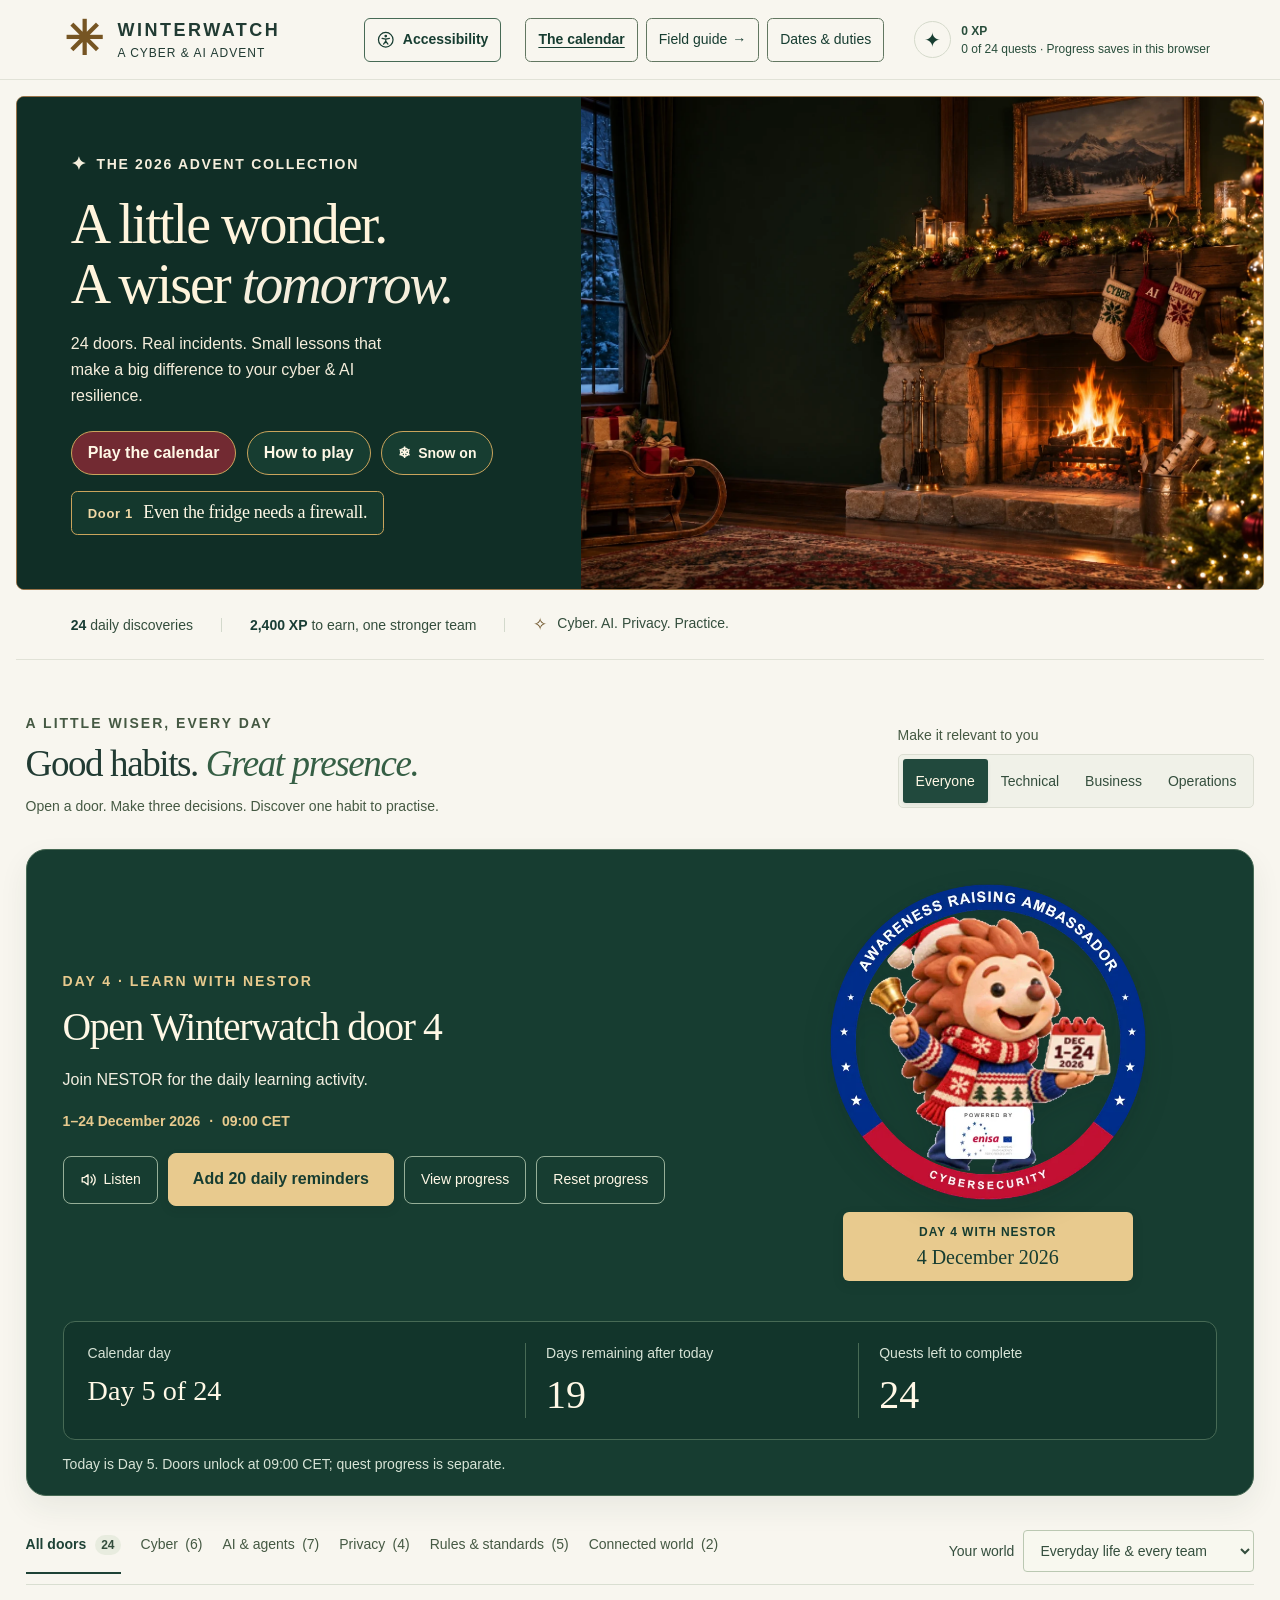
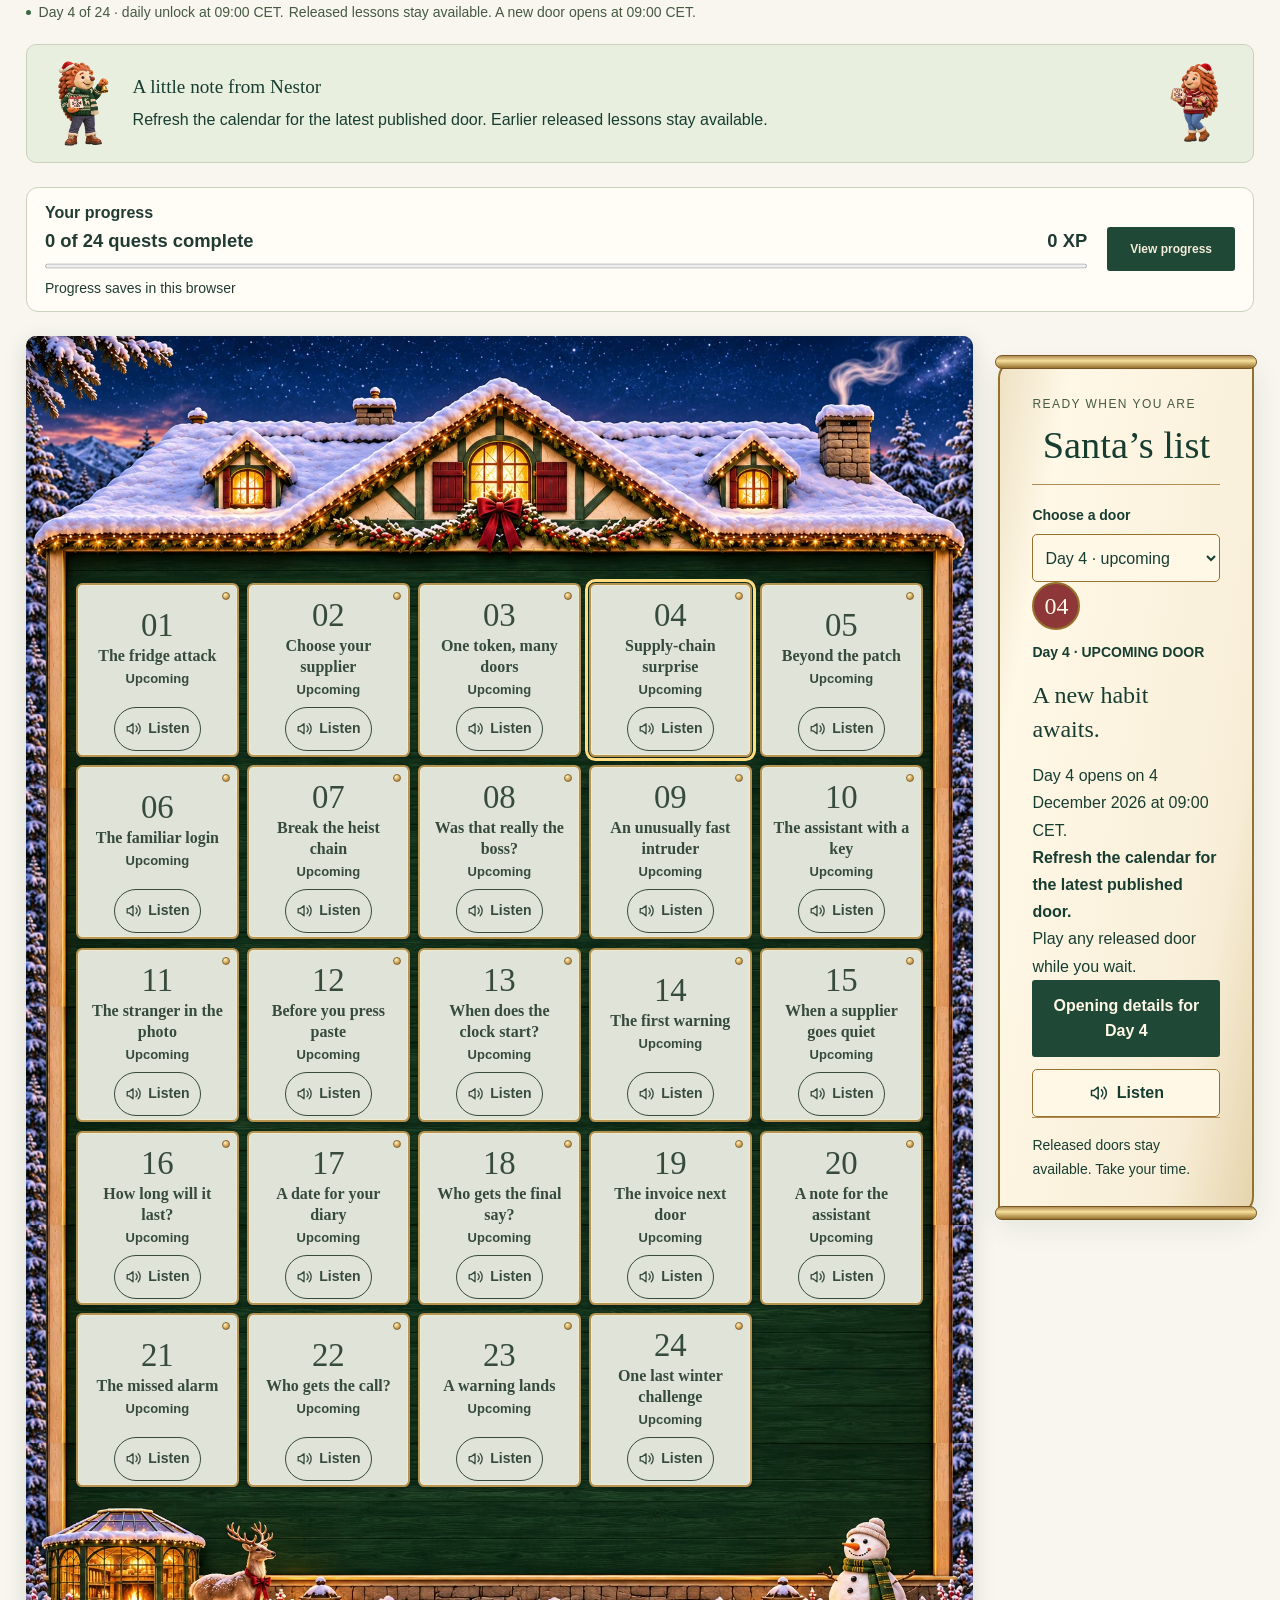
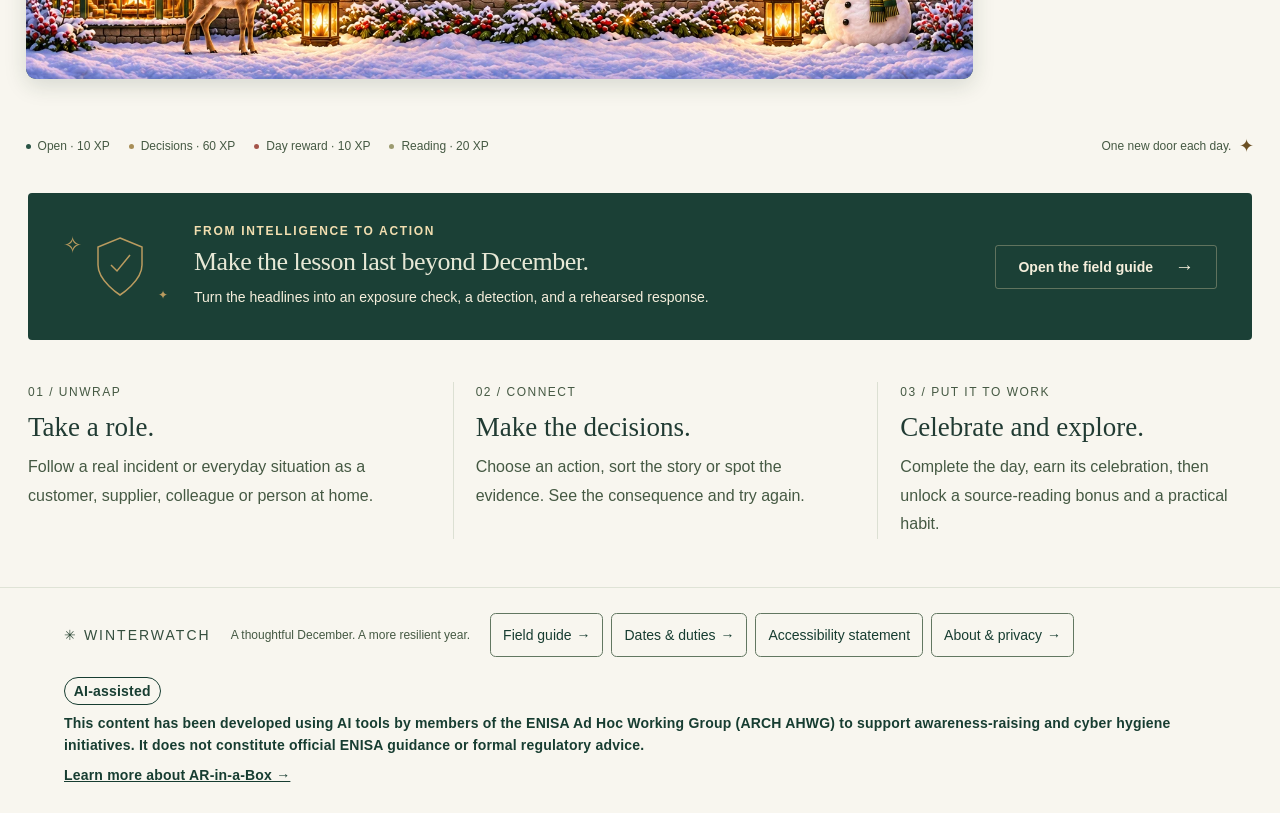
<file: index.html>
<!doctype html>
<html lang="en">
<head>
  <meta charset="utf-8">
  <meta name="viewport" content="width=device-width,initial-scale=1">
  <meta name="theme-color" content="#163d35">
  <meta http-equiv="Content-Security-Policy" content="default-src 'none'; script-src 'self'; style-src 'self' 'unsafe-inline'; img-src 'self' data: blob:; connect-src 'none'; font-src 'self'; object-src 'none'; base-uri 'none'; form-action 'none'; frame-src 'none'; worker-src 'none'">
  <meta name="referrer" content="no-referrer">
  <meta name="description" content="Unwrap 24 practical cyber and AI lessons. A festive advent calendar for technical, business and operations teams, grounded in real incidents.">
  <meta property="og:title" content="Winterwatch: A Cyber &amp; AI Advent">
  <meta property="og:description" content="24 festive daily quests. Real cyber, AI and privacy lessons for every team.">
  <title>Winterwatch: A Cyber &amp; AI Advent</title>
  <script src="portrait.js"></script>
  <link rel="stylesheet" href="styles.css?v=66413d32a6106eae">
  <link rel="stylesheet" href="gameplay.css?v=eaee5e00f28dfd4e">
  <link rel="stylesheet" href="accessibility.css?v=7a3387e014aeb6bd">
  <link rel="stylesheet" href="country-map.css?v=9dab5c401b2aa820">
  <link rel="stylesheet" href="chalet.css?v=ff627952185b439b">
  <link rel="stylesheet" href="tour.css?v=74709b3d2ab75171">
  <link rel="icon" type="image/x-icon" sizes="16x16 24x24 32x32 48x48 64x64" href="assets/nestor-family.ico">
  <link rel="apple-touch-icon" sizes="180x180" href="assets/nestor-family-touch.png">
  <script src="lessons.js?v=c4e424cf0bf005f7" defer></script>
  <script src="lesson-images.js?v=44cdaaf04b14f68a" defer></script>
  <script src="learning-content.js?v=8dafacabcc8c6551" defer></script>
  <script src="learning-content-more.js?v=595a0bf602ac47a6" defer></script>
  <script src="country-guidance.js?v=8b2a01068f6ded84" defer></script>
  <script src="game-engine.js?v=ce191526eb13dbf4" defer></script>
  <script src="display-settings.js?v=9a93ffec2ccf05fb" defer></script>
  <script src="app.js?v=4a1c22f425b462cf" defer></script>
  <script src="country-map.js?v=53ee6a13b22cf4b4" defer></script>
</head>
<body>
  <a class="skip-link" href="#calendarTitle">Skip to calendar</a>
  <header class="site-header">
    <a href="#" class="brand" aria-label="Winterwatch home"><span class="brand-symbol" aria-hidden="true">✳</span><span>WINTERWATCH<small>A CYBER & AI ADVENT</small></span></a>
    <button type="button" class="accessibility-button" data-accessibility aria-haspopup="dialog" aria-controls="accessibilityDialog" aria-label="Accessibility" title="Accessibility"><svg class="control-icon accessibility-icon" viewBox="0 0 24 24" fill="none" stroke="currentColor" stroke-width="1.7" stroke-linecap="round" stroke-linejoin="round" aria-hidden="true" focusable="false"><circle cx="12" cy="12" r="10"/><circle cx="12" cy="7" r="1" fill="currentColor"/><path d="m7 10 5 1 5-1m-5 1v5m0-2-3 4m3-4 3 4"/></svg><span class="accessibility-label">Accessibility</span></button>
    <button type="button" class="menu-toggle" id="menuToggle" aria-controls="mainNav" aria-expanded="false">
      <svg class="menu-icon" width="22" height="22" viewBox="0 0 24 24" fill="none" stroke="currentColor" stroke-width="2" stroke-linecap="round" aria-hidden="true" focusable="false"><path d="M3 6h18M3 12h18M3 18h18"/></svg>
      <span>Menu</span>
    </button>
    <nav id="mainNav" aria-label="Main navigation">
      <a class="nav-active" href="#calendar" aria-current="page">The calendar</a>
      <button type="button" class="text-button" data-guide>Field guide <span aria-hidden="true">→</span></button>
      <button type="button" class="text-button" data-dates>Dates &amp; duties</button>
    </nav>
    <button class="progress-button" id="progressButton" aria-label="View your learning progress" aria-haspopup="dialog" aria-controls="infoDialog"><span class="progress-ring" id="progressRing">✦</span><span><b id="navCount">0 of 24</b><small>Progress saves in this browser</small></span></button>
  </header>

  <main>
    <section class="hero" aria-labelledby="heroTitle">
      <div class="hero-image"><img src="assets/christmas-lodge.webp?v=581f235941c7d357" width="1536" height="1024" fetchpriority="high" alt="A glowing lodge fireplace with three Christmas stockings embroidered Cyber, AI and Privacy."></div>
      <div class="snow" id="snow" aria-hidden="true"></div>
      <div class="hero-content">
        <div class="eyebrow"><span class="tiny-star" aria-hidden="true">✦</span> The 2026 Advent collection</div>
        <div class="hero-copy">
          <h1 id="heroTitle">A little wonder.<br>A wiser <em>tomorrow.</em></h1>
          <p>24 doors. Real incidents. Small lessons that make a big difference to your cyber &amp; AI resilience.</p>
          <div class="hero-actions">
            <a class="button button-cream" href="#calendar">Play the calendar</a>
            <button type="button" class="button tour-trigger" data-tour-open aria-haspopup="dialog" aria-controls="tourDialog">How to play</button>
            <button type="button" class="ambience" id="ambienceButton" aria-label="Snow animation" aria-pressed="true"><span id="ambienceIcon" aria-hidden="true">❄</span><span id="ambienceText">Snow on</span></button>
          </div>
          <button type="button" class="hero-feature" data-open="1"><span class="feature-kicker">Door 1</span><strong>Even the fridge needs a firewall.</strong></button>
        </div>
      </div>
    </section>

    <div class="intro-strip"><span><b>24</b> daily discoveries</span><i></i><span><b>2,400 XP</b> to earn, one stronger team</span><i></i><span><span class="strip-star">✧</span> Cyber. AI. Privacy. Practice.</span></div>

    <section class="calendar-section" id="calendar" aria-labelledby="calendarTitle">
      <div class="section-top"><div><div class="eyebrow green">A LITTLE WISER, EVERY DAY</div><h2 id="calendarTitle" tabindex="-1">Good habits. <em>Great presence.</em></h2><p>Open a door. Make three decisions. Discover one habit to practise.</p></div><div class="perspective-control"><label id="perspectiveLabel">Make it relevant to you</label><div class="segmented" role="group" aria-labelledby="perspectiveLabel"><button class="active" data-audience="everyone" aria-pressed="true">Everyone</button><button data-audience="technical" aria-pressed="false">Technical</button><button data-audience="business" aria-pressed="false">Business</button><button data-audience="operations" aria-pressed="false">Operations</button></div></div></div>
      <section class="advent-tracker" aria-labelledby="adventTrackerTitle">
        <div class="advent-banner-main">
          <div class="advent-tracker-heading">
            <div id="adventWelcomeCopy">
            <p class="advent-kicker" id="adventReminderKicker">A DAILY HELLO FROM NESTOR</p>
            <h3 id="adventTrackerTitle"><span id="adventTitleMain">A little reminder.</span><em id="adventTitleAccent">A wiser December.</em></h3>
            <p class="advent-intro" id="adventReminderBrief">Meet NESTOR in different forms. One guide, one useful habit and ten minutes of festive learning each day.</p>
            <p class="advent-schedule">1–24 December 2026 <span aria-hidden="true">·</span> 09:00 CET</p>
            </div>
            <div class="advent-reminders"><div class="advent-reminder-actions"><button type="button" class="advent-reset-button" data-listen-message="advent" aria-label="Listen to the daily welcome" aria-pressed="false"><svg class="control-icon speaker-icon" viewBox="0 0 24 24" fill="none" stroke="currentColor" stroke-width="1.8" stroke-linecap="round" stroke-linejoin="round" aria-hidden="true" focusable="false"><path d="M11 5 6 9H3v6h3l5 4V5Z"/><path d="M15 8a6 6 0 0 1 0 8m3-11a10 10 0 0 1 0 14"/></svg><span>Listen</span></button><button class="button button-green" data-download-advent-reminders>Add 24 daily reminders</button><button type="button" class="advent-reset-button" data-progress aria-haspopup="dialog" aria-controls="infoDialog">View progress</button><button type="button" class="advent-reset-button" data-reset-progress aria-haspopup="dialog" aria-controls="infoDialog">Reset progress</button></div></div>
          </div>
          <figure class="advent-nestor">
            <div id="nestorIllustration" class="nestor-illustration"><img id="adventHostImage" alt="NESTOR in adult and child forms on the Awareness Raising Ambassador badge. Cybersecurity. Powered by ENISA." width="600" height="600" loading="eager" fetchpriority="high" decoding="async"><noscript><img src="assets/ambassador-family.webp" alt="NESTOR family on the Awareness Raising Ambassador badge" width="600" height="600"></noscript></div>
            <div class="nestor-day-ribbon"><span id="nestorRibbonKicker">ONE NESTOR. MANY FORMS.</span><strong id="nestorRibbonDate">1–24 December 2026</strong></div>
          </figure>
        </div>
        <dl class="advent-stats"><div class="advent-current-stat"><dt>Calendar day</dt><dd id="adventCurrentDay">Starts 1 December</dd></div><div><dt id="adventRemainingLabel">Advent days ahead</dt><dd id="adventDaysRemaining">24</dd></div><div><dt>Quests left to complete</dt><dd id="adventQuestsRemaining">24</dd></div></dl>
        <p id="adventTiming" class="advent-timing">1–24 December 2026 · CET.</p>
        <p class="sr-only" id="adventStatusAnnouncement" role="status" aria-live="polite" aria-atomic="true"></p>
      </section>
      <div class="calendar-toolbar"><div class="category-tabs" role="group" aria-label="Filter lessons by theme"><button data-category="all" class="active" aria-pressed="true">All doors <span data-category-count>24</span></button><button data-category="cyber" aria-pressed="false">Cyber <span data-category-count>(7)</span></button><button data-category="ai" aria-pressed="false">AI & agents <span data-category-count>(4)</span></button><button data-category="privacy" aria-pressed="false">Privacy <span data-category-count>(4)</span></button><button data-category="governance" aria-pressed="false">Rules & standards <span data-category-count>(7)</span></button><button data-category="ot" aria-pressed="false">Connected world <span data-category-count>(2)</span></button></div><label class="context-filter">Your world <select id="contextFilter"><option value="all">Everyday life & every team</option><option value="customer">As a customer</option><option value="supplier">As a supplier</option><option value="work">At work</option><option value="home">At home</option><option value="finance">Financial services</option></select></label></div>
      <div class="calendar-notice"><span><i class="status-dot"></i> <b id="modeLabel">A daily December tradition.</b> <span id="modeDetail">Released lessons stay available. A new door opens at 09:00 CET.</span></span></div>
      <aside class="nestor-door-message" aria-labelledby="nestorDoorTitle"><div class="nestor-note-avatars nestor-note-male" aria-hidden="true"><img src="assets/nestor-green.webp" alt="" width="64" height="85" loading="lazy"></div><div class="nestor-note-copy"><h3 id="nestorDoorTitle">A little note from Nestor</h3><p id="nestorDoorMessage" role="status" aria-live="polite">Our first door opens on 1 December 2026 at 09:00 CET. See you then!</p></div><div class="nestor-note-avatars nestor-note-female" aria-hidden="true"><img src="assets/nestor-burgundy-left.webp" alt="" width="64" height="85" loading="lazy"></div></aside>
      <section class="calendar-progress" id="calendarProgress" aria-labelledby="calendarProgressTitle">
        <div class="calendar-progress-summary">
          <h3 id="calendarProgressTitle">Your progress</h3>
          <div class="calendar-progress-totals">
            <strong id="calendarProgressCount">0 of 24 quests complete</strong>
            <strong id="calendarProgressXp">0 XP</strong>
          </div>
          <progress class="calendar-progress-bar" id="calendarProgressBar" value="0" max="24" aria-hidden="true"></progress>
          <p id="calendarProgressStorage">Progress saves in this browser</p>
        </div>
        <button type="button" class="button button-green" data-progress aria-haspopup="dialog" aria-controls="infoDialog">View progress</button>
      </section>
      <div class="chalet-layout">
        <div class="chalet-stage" id="chaletStage">
          <img class="chalet-roof" src="assets/winterwatch-chalet-header.webp?v=939c3d9879705ef9" width="1536" height="380" alt="" fetchpriority="low" decoding="async">
          <div class="chalet-doors-area">
            <div class="doors-grid" id="doorsGrid" role="group" aria-label="Advent calendar doors"></div>
            <div class="empty-state" id="emptyState" hidden>No doors match these filters. Try All doors or Everyday life &amp; every team.</div>
          </div>
          <img class="chalet-foundation" src="assets/winterwatch-chalet.webp?v=8013606e4dd735c4" width="1536" height="290" alt="" fetchpriority="low" decoding="async">
        </div>
        <aside class="santa-scroll" aria-labelledby="santaTitle"><div class="santa-scroll-heading"><p class="eyebrow">READY WHEN YOU ARE</p><h2 id="santaTitle">Santa’s list</h2></div><div id="santaListContent"></div><p class="santa-footnote">Released doors stay available. Take your time.</p></aside>
      </div>
      <p class="sr-only" id="santaStatusAnnouncement" role="status" aria-live="polite"></p>
      <div class="calendar-bottom"><span class="legend"><i class="legend-dot cyber"></i> Open · 10 XP <i class="legend-dot ai"></i> Decisions · 60 XP <i class="legend-dot ot"></i> Day reward · 10 XP <i class="legend-dot privacy"></i> Reading · 20 XP</span><span>One new door each day. <span class="tiny-star">✦</span></span></div>
    </section>

    <section class="field-banner" aria-labelledby="fieldTitle"><div class="banner-art" aria-hidden="true"><span>✧</span><svg width="64" height="70" viewBox="0 0 64 70" fill="none" stroke="currentColor" stroke-width="1.5"><path d="M32 6 54 15v18c0 16-22 30-22 30S10 49 10 33V15L32 6Z"/><path d="m23 33 6 6 13-16"/></svg><span>✦</span></div><div><div class="eyebrow">FROM INTELLIGENCE TO ACTION</div><h2 id="fieldTitle">Make the lesson last beyond December.</h2><p>Turn the headlines into an exposure check, a detection, and a rehearsed response.</p></div><button class="button button-outline" data-guide>Open the field guide <span aria-hidden="true">→</span></button></section>
    <section class="how-it-works" aria-label="How to use the calendar"><article><span>01 / UNWRAP</span><h3>Take a role.</h3><p>Follow a real incident or everyday situation as a customer, supplier, colleague or person at home.</p></article><article><span>02 / CONNECT</span><h3>Make the decisions.</h3><p>Choose an action, sort the story or spot the evidence. See the consequence and try again.</p></article><article><span>03 / PUT IT TO WORK</span><h3>Celebrate and explore.</h3><p>Complete the day, earn its celebration, then unlock a source-reading bonus and a practical habit.</p></article></section>
  </main>
  <footer>
    <a href="#" class="footer-brand">✳ WINTERWATCH</a>
    <p>A thoughtful December. A more resilient year.</p>
    <nav class="footer-nav" aria-label="Footer navigation">
      <button type="button" class="text-button" data-guide>Field guide <span aria-hidden="true">→</span></button>
      <button type="button" class="text-button" data-dates>Dates &amp; duties <span aria-hidden="true">→</span></button>
      <a class="text-button" href="accessibility.html">Accessibility statement</a>
      <button type="button" class="text-button" data-about>About &amp; privacy <span aria-hidden="true">→</span></button>
    </nav>
    <div class="publisher-mark arch-credit"><span class="ai-disclosure">AI-assisted</span><strong>This content has been developed using AI tools by members of the ENISA Ad Hoc Working Group (ARCH AHWG) to support awareness-raising and cyber hygiene initiatives. It does not constitute official ENISA guidance or formal regulatory advice.</strong><a href="https://www.enisa.europa.eu/topics/awareness-and-cyber-hygiene/ar-in-a-box" target="_blank" rel="noopener noreferrer">Learn more about AR-in-a-Box →</a></div>
  </footer>

  <dialog id="tourDialog" class="tour-dialog" aria-labelledby="tourTitle">
    <header class="tour-heading">
      <div>
        <h2 id="tourTitle">How to play Winterwatch</h2>
        <p>A quick tour with NESTOR.</p>
      </div>
      <button type="button" class="tour-close" data-tour-close aria-label="Close tour">×</button>
    </header>
    <div class="tour-body">
      <div class="tour-content">
        <div class="tour-position">
          <span id="tourCount">1 of 11</span>
          <progress id="tourProgress" max="11" value="1" aria-hidden="true"></progress>
        </div>
        <article data-tour-step data-tour-tip="Come with me. I’ll show you where to play, what to read and how to earn your first badges.">
          <h3 tabindex="-1" aria-describedby="tourCount">Play Winterwatch with NESTOR</h3>
          <p>Set a reminder, open a door and find your way around a daily challenge. Each door offers three decisions and a habit to practise.</p>
          <img class="tour-lodge" src="assets/christmas-lodge.webp" alt="" width="1536" height="1024" loading="lazy" decoding="async">
        </article>
        <article data-tour-step data-tour-tip="When your reminder appears, follow its door link to go straight to that day." hidden>
          <h3 tabindex="-1" aria-describedby="tourCount">Add daily reminders</h3>
          <p>In the reminder section, choose <strong>Add 24 daily reminders</strong> before the calendar starts. Import the downloaded <strong>.ics</strong> file into your calendar app. After launch, the button shows how many reminders are left.</p>
          <div class="tour-example tour-reminder">
            <strong>A little reminder. A wiser December.</strong>
            <span>1–24 December 2026 · 09:00 CET</span>
            <span class="tour-chip">Add 24 daily reminders</span>
          </div>
        </article>
        <article data-tour-step data-tour-tip="Missed a day? Go back to any released door and play it when you have time." hidden>
          <h3 tabindex="-1" aria-describedby="tourCount">Find today’s door</h3>
          <p>A new door opens daily at <strong>09:00 CET</strong> from 1 to 24 December. Choose an <strong>Upcoming</strong> door to see its opening time. Released doors stay playable.</p>
          <div class="tour-doors" aria-hidden="true">
            <div class="tour-door-grid">
              <span>01</span><span>02</span><span>03</span><span>04</span><span>05</span><span>06</span>
              <span>07</span><span>08</span><span>09</span><span>10</span><span>11</span><span>12</span>
              <span>13</span><span>14</span><span>15</span><span>16</span><span>17</span><span>18</span>
              <span>19</span><span>20</span><span>21</span><span>22</span><span>23</span><span>24</span>
            </div>
          </div>
          <p class="tour-caption">Calendar preview</p>
        </article>
        <article data-tour-step data-tour-tip="If you miss a day, you can return to any released door." hidden>
          <h3 tabindex="-1" aria-describedby="tourCount">Open the first door</h3>
          <p>Choose the card marked <strong>Today’s door</strong>. If the welcome appears, select <strong>Let’s open Day 1</strong>. Use the arrows inside a lesson to move between numbered doors.</p>
          <div class="tour-doors" aria-hidden="true">
            <div class="tour-door-pair">
              <div><span>01</span><strong>Today’s door</strong></div>
              <div><span>02</span><strong>Upcoming</strong></div>
            </div>
          </div>
          <p class="tour-caption">Launch-day preview</p>
        </article>
        <article data-tour-step data-tour-tip="Try the choices and read the feedback. Completing the day gives you 80 XP and a habit to take away." hidden>
          <h3 tabindex="-1" aria-describedby="tourCount">Play the three decisions</h3>
          <p>Start with <strong>Play the day</strong>. Read the situation, make a choice and use the feedback to continue. Look for <strong>A little clue?</strong> when you need help.</p>
          <div class="tour-example">
            <span class="tour-caption">Fictional example</span>
            <h4>The winter fair message</h4>
            <p>A volunteer gets a message claiming the rota has moved. It asks them to sign in again through a link.</p>
            <strong>Decision 1 of 3 · What makes you pause?</strong>
          </div>
        </article>
        <article data-tour-step data-tour-tip="Use Case file for the briefing and takeaway. The story shows the key moments in order." hidden>
          <h3 tabindex="-1" aria-describedby="tourCount">Read the case and story</h3>
          <p>Open <strong>Case file</strong> for the background and takeaway. Select <strong>The story</strong> to see how the situation unfolded.</p>
          <div class="tour-examples">
            <div class="tour-example"><h4>Case file</h4><p>A message asks a winter fair volunteer to sign in to a new rota link.</p></div>
            <div class="tour-example"><h4>The story</h4><p>The organiser confirms that the original rota link still works.</p></div>
          </div>
          <p class="tour-caption">Fictional example</p>
        </article>
        <article data-tour-step data-tour-tip="Download the playbook from Respond and adapt its steps to your team." hidden>
          <h3 tabindex="-1" aria-describedby="tourCount">Practise what to do next</h3>
          <p>Use <strong>Defend</strong> to explore preventive steps. Use <strong>Respond</strong> to plan what to do if something goes wrong.</p>
          <div class="tour-examples">
            <div class="tour-example"><h4>Defend</h4><p>Bookmark the genuine rota and agree how updates will be announced.</p></div>
            <div class="tour-example"><h4>Respond</h4><p>Confirm the rota with the organiser and use the agreed reporting route.</p></div>
          </div>
          <p class="tour-caption">Fictional example</p>
        </article>
        <article data-tour-step data-tour-tip="The reading bonus adds 20 XP. You can earn up to 100 XP in each door." hidden>
          <h3 tabindex="-1" aria-describedby="tourCount">Read further and earn XP</h3>
          <p>In <strong>Read &amp; earn</strong>, open the source and answer the bonus question. A correct answer earns <strong>20 XP</strong>.</p>
          <div class="tour-example">
            <h4>Further reading</h4>
            <p><a href="https://consumer.ftc.gov/articles/how-recognize-avoid-phishing-scams" target="_blank" rel="noopener noreferrer">How To Recognize and Avoid Phishing Scams</a></p>
            <p>The Federal Trade Commission explains how to check an unexpected message using a contact you already trust.</p>
          </div>
        </article>
        <article data-tour-step data-tour-tip="Your calendar progress is saved in this browser when site storage is available." hidden>
          <h3 tabindex="-1" aria-describedby="tourCount">See the badges you earn</h3>
          <p>Check your XP and completed quests above the doors. Choose <strong>View progress</strong> to see reading bonuses, your streak and badges.</p>
          <dl class="tour-example tour-milestones">
            <div><dt>First spark</dt><dd>Open your first door.</dd></div>
            <div><dt>First shield</dt><dd>Complete your first quest.</dd></div>
            <div><dt>Evidence explorer</dt><dd>Earn six reading bonuses.</dd></div>
          </dl>
        </article>
        <article data-tour-step data-tour-tip="To see every door again, choose All doors and Everyday life &amp; every team." hidden>
          <h3 tabindex="-1" aria-describedby="tourCount">Choose how you explore</h3>
          <p>Use the theme buttons and <strong>Your world</strong> to show doors for your topic or situation. Choose a team perspective to tailor the guidance.</p>
          <div class="tour-example">
            <strong>Make it relevant to you</strong>
            <ul class="tour-chips"><li>Everyone</li><li>Technical</li><li>Business</li><li>Operations</li></ul>
            <p>Completed doors say <strong>Reviewed</strong> and can be opened again.</p>
          </div>
        </article>
        <article data-tour-step data-tour-tip="Ready to play? I’ll meet you at the lodge." hidden>
          <h3 tabindex="-1" aria-describedby="tourCount">Make it work for you</h3>
          <p>Use <strong>Accessibility</strong> to adjust size, contrast, spacing or motion. Choose <strong>Listen</strong> on a door or in a lesson to hear the content read aloud.</p>
          <div class="tour-example">
            <strong>Make yourself comfortable</strong>
            <ul class="tour-chips"><li>Text size</li><li>Pause animations</li><li>High contrast</li><li>Easier reading</li></ul>
            <p>Open <strong>Field guide</strong> in the site navigation for ways to apply the lessons.</p>
          </div>
        </article>
      </div>
      <figure class="tour-guide">
        <img src="assets/nestor-green.webp" alt="" width="480" height="640" loading="lazy" decoding="async">
        <figcaption><strong>NESTOR</strong><span id="tourTip"></span></figcaption>
      </figure>
    </div>
    <div class="tour-actions">
      <button type="button" class="subtle-button" data-tour-play>Play the calendar</button>
      <div class="tour-navigation">
        <button type="button" class="button button-soft" data-tour-back disabled>Back</button>
        <button type="button" class="button button-green" data-tour-next>Next</button>
      </div>
    </div>
  </dialog>
  <dialog id="lessonDialog" class="lesson-dialog" aria-labelledby="lessonTitle"><div id="lessonContent"></div></dialog>
  <dialog id="infoDialog" class="info-dialog" aria-labelledby="infoTitle"><div id="infoContent"></div></dialog>
  <dialog id="doorLockDialog" class="door-lock-dialog" aria-labelledby="doorLockTitle" aria-describedby="doorLockSchedule"><div class="door-lock-banner"><div class="door-lock-avatars" aria-hidden="true"><img src="assets/nestor-red.webp" alt="" width="110" height="138" loading="lazy"><img src="assets/nestor-blue.webp" alt="" width="110" height="138" loading="lazy"></div><p class="door-lock-kicker">A LITTLE NOTE FROM NESTOR</p><h2 id="doorLockTitle">One new door. One useful habit.</h2><div id="doorLockMessage"><p id="doorLockSchedule"></p></div><p class="listen-status" data-listen-status role="status" aria-live="polite"></p><button type="button" id="doorLockListen" class="door-listen" data-listen="1" aria-pressed="false"><svg class="control-icon speaker-icon" viewBox="0 0 24 24" fill="none" stroke="currentColor" stroke-width="1.8" stroke-linecap="round" stroke-linejoin="round" aria-hidden="true" focusable="false"><path d="M11 5 6 9H3v6h3l5 4V5Z"/><path d="M15 8a6 6 0 0 1 0 8m3-11a10 10 0 0 1 0 14"/></svg><span>Listen</span></button><button type="button" class="button button-green" id="doorLockAcknowledge" data-close-door-lock autofocus>Got it</button></div></dialog>
  <dialog id="holidayDialog" class="holiday-dialog" aria-labelledby="holidayTitle" aria-describedby="holidayIntro"><button type="button" class="holiday-close" id="holidayClose" data-close-holiday aria-label="Close holiday greeting" autofocus>×</button><img class="holiday-family" src="assets/nestor-family-holidays.webp" alt="NESTOR shown in adult and child forms sharing hot cocoa by a fireplace, with snow outside. One child form has a cocoa moustache; another has a mountain of marshmallows." width="1200" height="800" loading="lazy" decoding="async"><div class="holiday-copy"><p class="holiday-kicker" id="holidayKicker">DAY 24 · A FESTIVE HELLO FROM NESTOR</p><h2 id="holidayTitle">Nestor wishes you a Merry Christmas and happy holidays!</h2><p id="holidayIntro">May your cocoa be hot, your passwords unique and your AI answers checked twice.</p><ul class="holiday-tips"><li><strong>Check it twice.</strong> AI can help with Santa’s list. A human still checks the answers.</li><li><strong>Keep a few secrets.</strong> Private data stays out of prompts. The secret cocoa recipe stays in the kitchen.</li><li><strong>Wrap up your accounts.</strong> Use passkeys where available, or unique passwords and MFA. A red suit alone is not proof of identity.</li></ul><p class="holiday-signoff">Share the joy. Verify the surprise links. Keep the good habits going all year.</p><p class="listen-status" data-listen-status role="status" aria-live="polite"></p><button type="button" class="message-listen" data-listen-message="holiday" aria-label="Listen to the holiday message" aria-pressed="false"><svg class="control-icon speaker-icon" viewBox="0 0 24 24" fill="none" stroke="currentColor" stroke-width="1.8" stroke-linecap="round" stroke-linejoin="round" aria-hidden="true" focusable="false"><path d="M11 5 6 9H3v6h3l5 4V5Z"/><path d="M15 8a6 6 0 0 1 0 8m3-11a10 10 0 0 1 0 14"/></svg><span>Listen</span></button><button type="button" class="button button-green" id="holidayAcknowledge" data-close-holiday>Back to Day 24</button></div></dialog>
  <dialog id="accessibilityDialog" class="accessibility-dialog" aria-labelledby="accessibilityTitle" aria-describedby="accessibilityHelp">
    <div class="accessibility-heading"><h2 id="accessibilityTitle">Make yourself comfortable</h2><button type="button" id="accessibilityClose" data-close-accessibility aria-label="Close accessibility settings">×</button></div>
    <p id="accessibilityHelp">Choose what helps you read and play. These choices last for this tab.</p>
    <label class="accessibility-setting" for="accessTextSize"><span>Text size</span><select id="accessTextSize"><option value="normal">Normal</option><option value="larger">Larger</option><option value="largest">Largest</option></select></label>
    <label class="accessibility-setting" for="accessMotion"><span>Pause animations<small>Stops snow and decorative movement. Enabled automatically when your device requests reduced motion.</small></span><input type="checkbox" id="accessMotion"></label>
    <label class="accessibility-setting" for="accessContrast"><span>High contrast<small>Black backgrounds, warm cream and gold text, and bright outlines. Festive door colours and the fireplace are retained.</small></span><input type="checkbox" id="accessContrast"></label>
    <label class="accessibility-setting" for="accessReading"><span>Easier reading<small>More space between lines, words and letters, with upright text.</small></span><input type="checkbox" id="accessReading"></label>
    <p><a href="accessibility.html">Read the accessibility statement and report a barrier</a>.</p><p>Use Listen on a door or inside a lesson to hear it read aloud. Press again to stop. An English offline voice must be available on your device.</p>
    <p id="accessibilityStatus" role="status" aria-live="polite"></p><div class="accessibility-actions"><button type="button" class="button button-soft" data-reset-accessibility>Reset accessibility</button><button type="button" class="button button-green" data-close-accessibility>Done</button></div>
  </dialog>
  <dialog id="welcomeDialog" class="holiday-dialog welcome-dialog" aria-labelledby="welcomeTitle" aria-describedby="welcomeIntro"><button type="button" class="holiday-close" id="welcomeClose" data-close-welcome aria-label="Close welcome message" autofocus>×</button><img class="welcome-family" src="assets/ambassador-family.webp" alt="NESTOR in adult and child forms on the Awareness Raising Ambassador badge. Cybersecurity. Powered by ENISA." width="600" height="600" loading="lazy" decoding="async"><div class="holiday-copy"><p class="holiday-kicker">DAY 1 · YOUR WINTERWATCH ADVENTURE STARTS HERE</p><h2 id="welcomeTitle">Welcome to Winterwatch: a Cyber and AI Advent Calendar!</h2><p id="welcomeIntro">I’m <strong>Next-gen Ethical Safeguards Training for Organizational Resilience in Artificial Intelligence</strong>, but you can call me <strong>NESTOR</strong> <span role="img" aria-label="wink">😉</span>.</p><p>I can appear as an adult or a child, but I’m always the same NESTOR. I’m here to help you build safer cyber, AI and privacy habits at home and at work.</p><ul class="holiday-tips"><li><strong>Play today’s door.</strong> Each new door opens at 09:00 CET.</li><li><strong>Try three decisions.</strong> Read the feedback, explore the case file and earn a source-reading bonus.</li><li><strong>Keep your place.</strong> Every released lesson stays available. Miss a day? Play it whenever you’re ready.</li></ul><p class="welcome-signoff">Stay curious, enjoy the challenge and have fun with me!</p><p class="listen-status" data-listen-status role="status" aria-live="polite"></p><button type="button" class="message-listen" data-listen-message="welcome" aria-label="Listen to the welcome message" aria-pressed="false"><svg class="control-icon speaker-icon" viewBox="0 0 24 24" fill="none" stroke="currentColor" stroke-width="1.8" stroke-linecap="round" stroke-linejoin="round" aria-hidden="true" focusable="false"><path d="M11 5 6 9H3v6h3l5 4V5Z"/><path d="M15 8a6 6 0 0 1 0 8m3-11a10 10 0 0 1 0 14"/></svg><span>Listen</span></button><button type="button" class="button button-green" data-welcome-start>Let’s open Day 1</button></div></dialog>
  <div id="toast" role="status" aria-live="polite"></div>
  <div id="announcer" class="sr-only" aria-live="polite"></div>
</body>
</html>
</file>
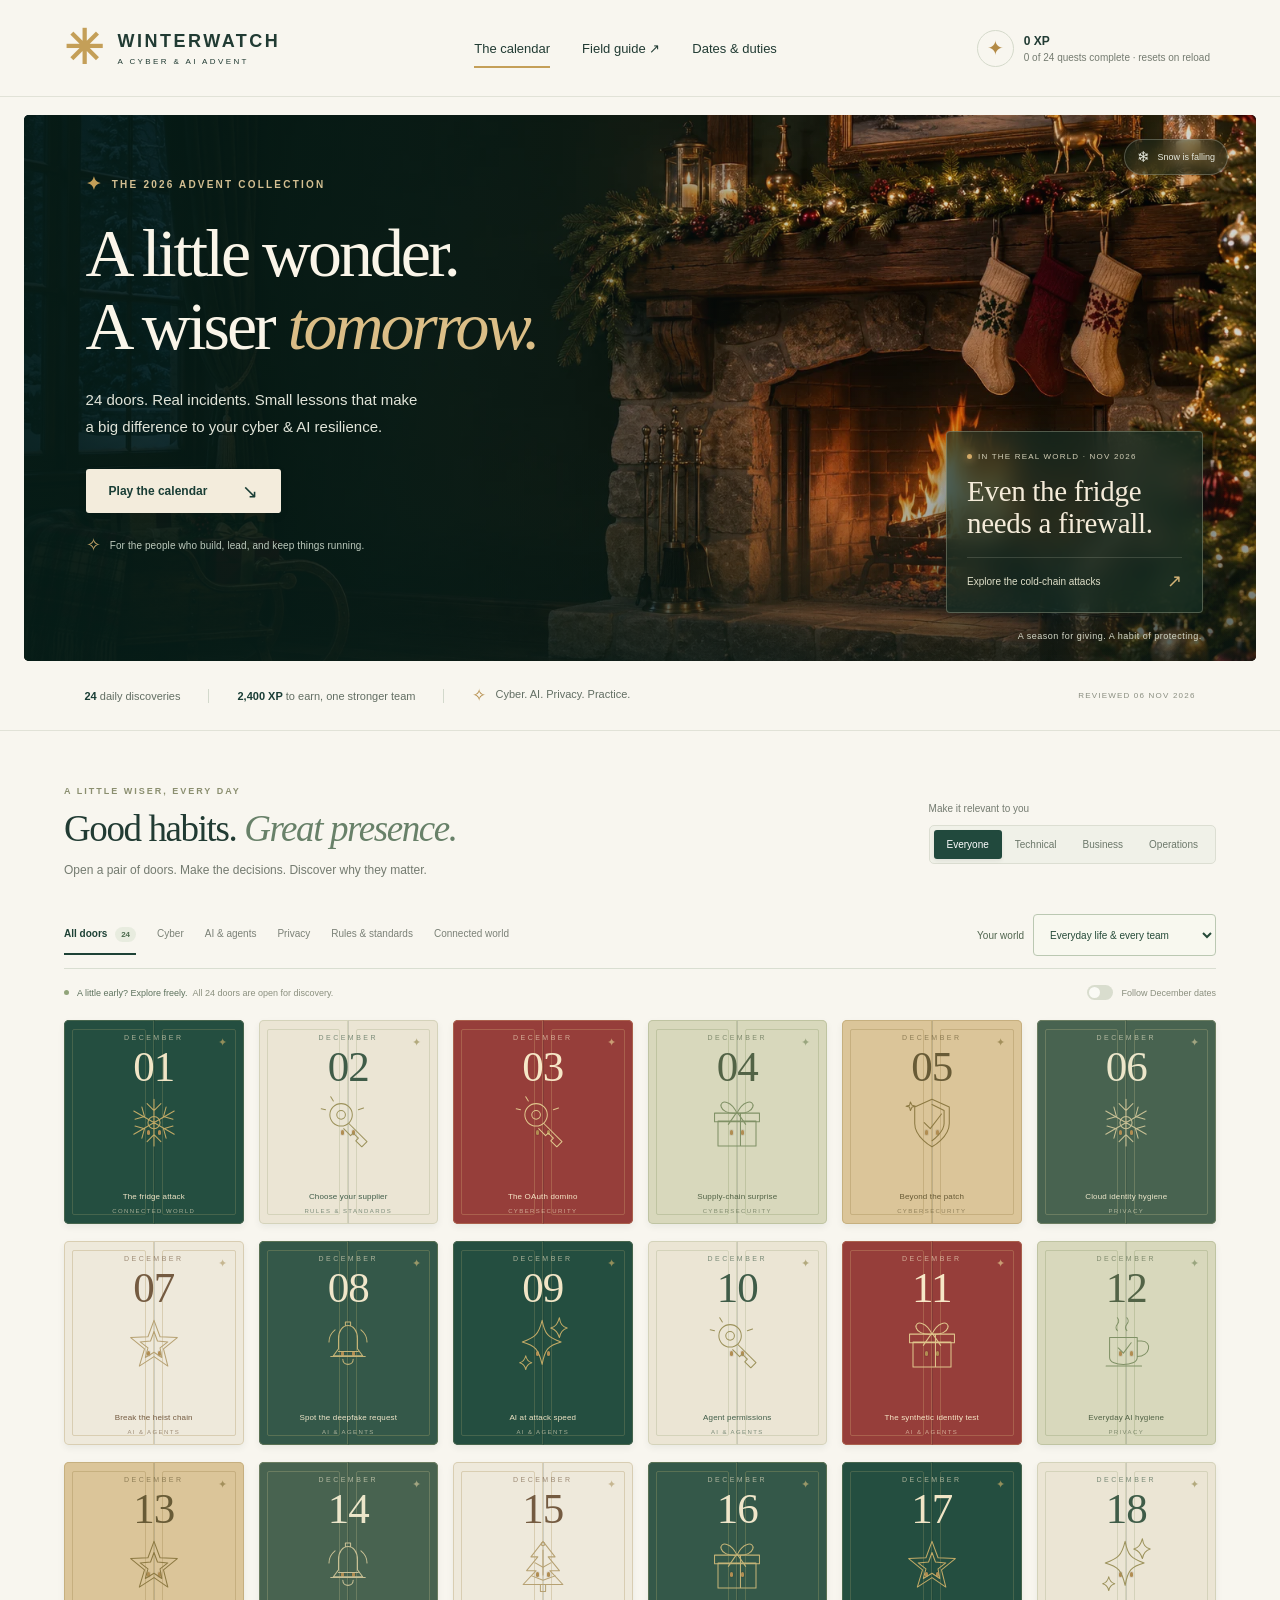
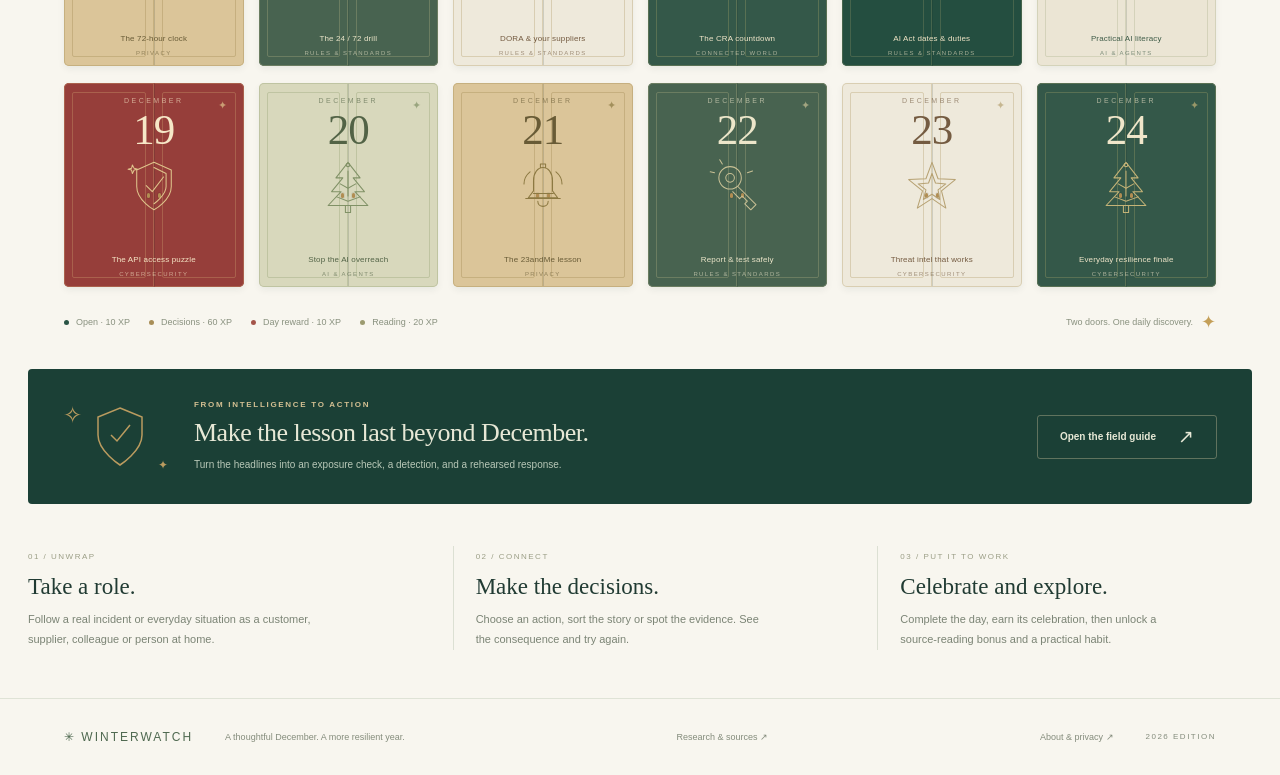
<file: public/index.html>
<!doctype html>
<html lang="en">
<head>
  <meta charset="utf-8">
  <meta name="viewport" content="width=device-width,initial-scale=1">
  <meta name="theme-color" content="#163d35">
  <meta http-equiv="Content-Security-Policy" content="default-src 'self'; script-src 'self'; style-src 'self' 'unsafe-inline'; img-src 'self' data: blob:; connect-src 'none'; font-src 'self'; object-src 'none'; base-uri 'none'; form-action 'none'">
  <meta name="referrer" content="no-referrer">
  <meta name="description" content="Unwrap 24 practical cyber and AI lessons. An animated festive advent calendar for technical, business and operations teams, grounded in real incidents.">
  <meta property="og:title" content="Winterwatch — A Cyber & AI Advent">
  <meta property="og:description" content="24 festive daily quests. Real cyber, AI and privacy lessons for every team.">
  <title>Winterwatch — A Cyber & AI Advent</title>
  <link rel="stylesheet" href="styles.css">
  <link rel="stylesheet" href="gameplay.css">
  <script src="lessons.js" defer></script>
  <script src="lesson-images.js" defer></script>
  <script src="learning-content.js" defer></script>
  <script src="learning-content-more.js" defer></script>
  <script src="country-guidance.js" defer></script>
  <script src="game-engine.js" defer></script>
  <script src="app.js" defer></script>
</head>
<body>
  <a class="skip-link" href="#calendar">Skip to calendar</a>
  <header class="site-header">
    <a href="#" class="brand" aria-label="Winterwatch home"><span class="brand-symbol" aria-hidden="true">✳</span><span>WINTERWATCH<small>A CYBER & AI ADVENT</small></span></a>
    <nav aria-label="Main navigation"><a class="nav-active" href="#calendar">The calendar</a><button class="text-button" data-guide>Field guide <span aria-hidden="true">↗</span></button><button class="text-button" data-dates>Dates & duties</button></nav>
    <button class="progress-button" id="progressButton" aria-label="Show your learning progress"><span class="progress-ring" id="progressRing">✦</span><span><b id="navCount">0 of 24</b><small>Resets on reload</small></span></button>
  </header>

  <main>
    <section class="hero" aria-labelledby="heroTitle">
      <div class="hero-image" role="img" aria-label="A cosy Christmas lodge with a glowing fireplace, pine garlands, Christmas tree and a sleigh beside a snowy window"></div>
      <div class="hero-shade"></div><div class="fire-glow" aria-hidden="true"></div>
      <div class="snow" id="snow" aria-hidden="true"></div>
      <div class="sleigh-flight" aria-hidden="true"><svg viewBox="0 0 190 60"><path d="M6 40q15 14 43 1l13-6m-52 7v9q27 7 49-4M17 39l-6-17 32 2 7 15m7-7 23-9m6-3 7-8 10 4 6-4m-15 4-1 17m10-17 10 15m2-17 14-7 12 4m-11-3-3-10m12 12 8 14m-5-13 14-8 12 3m-10-3 1-9m8 14 6 12"/></svg></div>
      <div class="hero-content"><div class="eyebrow"><span class="tiny-star">✦</span> THE 2026 ADVENT COLLECTION</div><h1 id="heroTitle">A little wonder.<br>A wiser <em>tomorrow.</em></h1><p>24 doors. Real incidents. Small lessons that make<br class="desktop-br"> a big difference to your cyber & AI resilience.</p><a class="button button-cream" href="#calendar">Play the calendar <span aria-hidden="true">↘</span></a><div class="hero-note"><span aria-hidden="true">✧</span> For the people who build, lead, and keep things running.</div></div>
      <button class="ambience" id="ambienceButton" aria-pressed="true"><span id="ambienceIcon" aria-hidden="true">❄</span><span id="ambienceText">Snow is falling</span></button>
      <button class="hero-feature" data-open="1"><span class="feature-kicker"><i></i> IN THE REAL WORLD · NOV 2026</span><strong>Even the fridge<br>needs a firewall.</strong><span class="feature-bottom">Explore the cold-chain attacks <span aria-hidden="true">↗</span></span></button>
      <div class="hero-caption">A season for giving. A habit of protecting.</div>
    </section>

    <div class="intro-strip"><span><b>24</b> daily discoveries</span><i></i><span><b>2,400 XP</b> to earn, one stronger team</span><i></i><span><span class="strip-star">✧</span> Cyber. AI. Privacy. Practice.</span><span class="source-date">REVIEWED 06 NOV 2026</span></div>

    <section class="calendar-section" id="calendar" aria-labelledby="calendarTitle">
      <div class="section-top"><div><div class="eyebrow green">A LITTLE WISER, EVERY DAY</div><h2 id="calendarTitle">Good habits. <em>Great presence.</em></h2><p>Open a pair of doors. Make the decisions. Discover why they matter.</p></div><div class="perspective-control"><label id="perspectiveLabel">Make it relevant to you</label><div class="segmented" role="group" aria-labelledby="perspectiveLabel"><button class="active" data-audience="everyone" aria-pressed="true">Everyone</button><button data-audience="technical" aria-pressed="false">Technical</button><button data-audience="business" aria-pressed="false">Business</button><button data-audience="operations" aria-pressed="false">Operations</button></div></div></div>
      <div class="calendar-toolbar"><div class="category-tabs" role="group" aria-label="Filter lessons by theme"><button data-category="all" class="active" aria-pressed="true">All doors <span>24</span></button><button data-category="cyber" aria-pressed="false">Cyber</button><button data-category="ai" aria-pressed="false">AI & agents</button><button data-category="privacy" aria-pressed="false">Privacy</button><button data-category="governance" aria-pressed="false">Rules & standards</button><button data-category="ot" aria-pressed="false">Connected world</button></div><label class="context-filter">Your world <select id="contextFilter"><option value="all">Everyday life & every team</option><option value="customer">As a customer</option><option value="supplier">As a supplier</option><option value="work">At work</option><option value="home">At home</option><option value="finance">Financial services</option></select></label></div>
      <div class="calendar-notice"><span><i class="status-dot"></i> <b id="modeLabel">A little early? Explore freely.</b> <span id="modeDetail">All 24 doors are open for discovery.</span></span><label class="release-toggle"><input id="releaseMode" type="checkbox"><span class="switch"></span>Follow December dates</label></div>
      <div class="doors-grid" id="doorsGrid" aria-label="24 advent calendar doors"></div>
      <div class="empty-state" id="emptyState" hidden>No doors match these filters. Try All doors or Everyday life &amp; every team.</div>
      <div class="calendar-bottom"><span class="legend"><i class="legend-dot cyber"></i> Open · 10 XP <i class="legend-dot ai"></i> Decisions · 60 XP <i class="legend-dot ot"></i> Day reward · 10 XP <i class="legend-dot privacy"></i> Reading · 20 XP</span><span>Two doors. One daily discovery. <span class="tiny-star">✦</span></span></div>
    </section>

    <section class="field-banner" aria-labelledby="fieldTitle"><div class="banner-art" aria-hidden="true"><span>✧</span><svg width="64" height="70" viewBox="0 0 64 70" fill="none" stroke="currentColor" stroke-width="1.5"><path d="M32 6 54 15v18c0 16-22 30-22 30S10 49 10 33V15L32 6Z"/><path d="m23 33 6 6 13-16"/></svg><span>✦</span></div><div><div class="eyebrow">FROM INTELLIGENCE TO ACTION</div><h2 id="fieldTitle">Make the lesson last beyond December.</h2><p>Turn the headlines into an exposure check, a detection, and a rehearsed response.</p></div><button class="button button-outline" data-guide>Open the field guide <span aria-hidden="true">↗</span></button></section>
    <section class="how-it-works" aria-label="How to use the calendar"><article><span>01 / UNWRAP</span><h3>Take a role.</h3><p>Follow a real incident or everyday situation as a customer, supplier, colleague or person at home.</p></article><article><span>02 / CONNECT</span><h3>Make the decisions.</h3><p>Choose an action, sort the story or spot the evidence. See the consequence and try again.</p></article><article><span>03 / PUT IT TO WORK</span><h3>Celebrate and explore.</h3><p>Complete the day, earn its celebration, then unlock a source-reading bonus and a practical habit.</p></article></section>
  </main>
  <footer><a href="#" class="footer-brand">✳ WINTERWATCH</a><p>A thoughtful December. A more resilient year.</p><button class="text-button" data-sources>Research & sources ↗</button><button class="text-button" data-about>About &amp; privacy ↗</button><span>2026 EDITION</span></footer>

  <dialog id="lessonDialog" class="lesson-dialog" aria-labelledby="lessonTitle"><div id="lessonContent"></div></dialog>
  <dialog id="infoDialog" class="info-dialog" aria-labelledby="infoTitle"><div id="infoContent"></div></dialog>
  <div id="toast" role="status" aria-live="polite"></div>
  <div id="announcer" class="sr-only" aria-live="polite"></div>
</body>
</html>
</file>
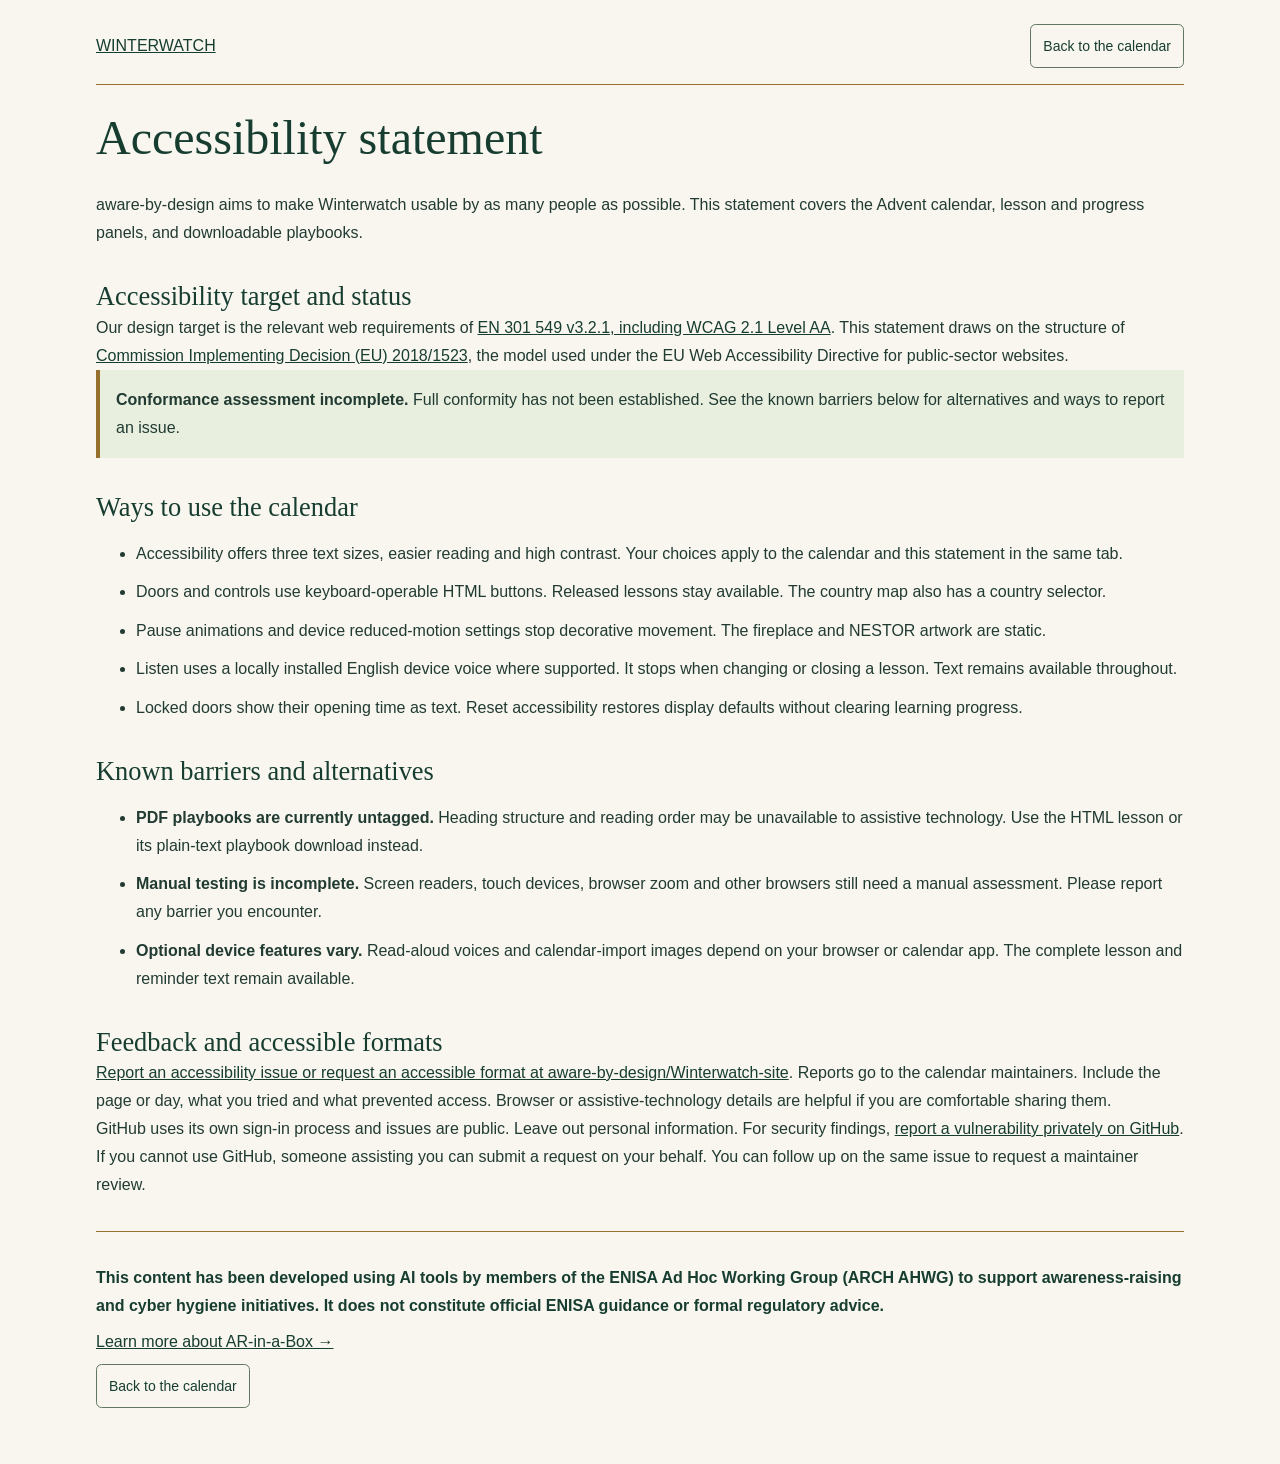
<file: accessibility.html>
<!doctype html>
<html lang="en">
<head>
  <meta charset="utf-8"><meta name="viewport" content="width=device-width,initial-scale=1">
  <meta http-equiv="Content-Security-Policy" content="default-src 'none'; script-src 'self'; style-src 'self' 'unsafe-inline'; img-src 'self' data: blob:; connect-src 'none'; font-src 'self'; object-src 'none'; base-uri 'none'; form-action 'none'; frame-src 'none'; worker-src 'none'">
  <meta name="referrer" content="no-referrer"><meta name="color-scheme" content="light">
  <title>Accessibility statement: Winterwatch</title>
  <link rel="icon" type="image/x-icon" sizes="16x16 24x24 32x32 48x48 64x64" href="assets/nestor-family.ico">
  <link rel="apple-touch-icon" sizes="180x180" href="assets/nestor-family-touch.png">
  <meta name="description" content="Winterwatch accessibility features, assessment limits, known barriers, alternatives and feedback.">
  <link rel="stylesheet" href="styles.css?v=66413d32a6106eae"><link rel="stylesheet" href="accessibility.css?v=7a3387e014aeb6bd"><link rel="stylesheet" href="chalet.css?v=ff627952185b439b">
  <script src="display-settings.js?v=9a93ffec2ccf05fb" defer></script>
</head>
<body data-accessibility-statement>
  <a class="skip-link" href="#statementTitle">Skip to accessibility statement</a>
  <div class="statement-page">
    <header><a href="index.html">WINTERWATCH</a><a class="calendar-return" href="index.html#calendar">Back to the calendar</a></header>
    <main>
      <h1 id="statementTitle" tabindex="-1">Accessibility statement</h1>
      <p>aware-by-design aims to make Winterwatch usable by as many people as possible. This statement covers the Advent calendar, lesson and progress panels, and downloadable playbooks.</p>
      <h2>Accessibility target and status</h2>
      <p>Our design target is the relevant web requirements of <a href="https://digital-strategy.ec.europa.eu/en/policies/web-accessibility-directive-standards-and-harmonisation" target="_blank" rel="noopener noreferrer">EN 301 549 v3.2.1, including WCAG 2.1 Level AA</a>. This statement draws on the structure of <a href="https://eur-lex.europa.eu/legal-content/EN/TXT/?uri=CELEX%3A32018D1523" target="_blank" rel="noopener noreferrer">Commission Implementing Decision (EU) 2018/1523</a>, the model used under the EU Web Accessibility Directive for public-sector websites.</p>
      <p class="statement-status"><strong>Conformance assessment incomplete.</strong> Full conformity has not been established. See the known barriers below for alternatives and ways to report an issue.</p>
      <h2>Ways to use the calendar</h2>
      <ul>
        <li>Accessibility offers three text sizes, easier reading and high contrast. Your choices apply to the calendar and this statement in the same tab.</li>
        <li>Doors and controls use keyboard-operable HTML buttons. Released lessons stay available. The country map also has a country selector.</li>
        <li>Pause animations and device reduced-motion settings stop decorative movement. The fireplace and NESTOR artwork are static.</li>
        <li>Listen uses a locally installed English device voice where supported. It stops when changing or closing a lesson. Text remains available throughout.</li>
        <li>Locked doors show their opening time as text. Reset accessibility restores display defaults without clearing learning progress.</li>
      </ul>
      <h2>Known barriers and alternatives</h2>
      <ul>
        <li><strong>PDF playbooks are currently untagged.</strong> Heading structure and reading order may be unavailable to assistive technology. Use the HTML lesson or its plain-text playbook download instead.</li>
        <li><strong>Manual testing is incomplete.</strong> Screen readers, touch devices, browser zoom and other browsers still need a manual assessment. Please report any barrier you encounter.</li>
        <li><strong>Optional device features vary.</strong> Read-aloud voices and calendar-import images depend on your browser or calendar app. The complete lesson and reminder text remain available.</li>
      </ul>
      <h2>Feedback and accessible formats</h2>
      <p><a href="https://github.com/aware-by-design/Winterwatch-site/issues" target="_blank" rel="noopener noreferrer">Report an accessibility issue or request an accessible format at aware-by-design/Winterwatch-site</a>. Reports go to the calendar maintainers. Include the page or day, what you tried and what prevented access. Browser or assistive-technology details are helpful if you are comfortable sharing them.</p>
      <p>GitHub uses its own sign-in process and issues are public. Leave out personal information. For security findings, <a href="https://github.com/aware-by-design/Winterwatch-site/security/advisories/new" target="_blank" rel="noopener noreferrer">report a vulnerability privately on GitHub</a>. If you cannot use GitHub, someone assisting you can submit a request on your behalf. You can follow up on the same issue to request a maintainer review.</p>
    </main>
    <footer><p><strong>This content has been developed using AI tools by members of the ENISA Ad Hoc Working Group (ARCH AHWG) to support awareness-raising and cyber hygiene initiatives. It does not constitute official ENISA guidance or formal regulatory advice.</strong></p><p><a href="https://www.enisa.europa.eu/topics/awareness-and-cyber-hygiene/ar-in-a-box" target="_blank" rel="noopener noreferrer">Learn more about AR-in-a-Box →</a></p><p><a class="calendar-return" href="index.html#calendar">Back to the calendar</a></p></footer>
  </div>
</body>
</html>
</file>
<file: styles.css>
:root{--pine:#193d35;--deep:#12352e;--paper:#f8f6ef;--cream:#eee6d3;--ink:#213b33;--muted:#747b70;--gold:#c49f58;--line:#e1e2d7;--red:#8e3738;--serif:"Libre Caslon Display",Georgia,serif;--sans:"DM Sans",Arial,sans-serif}*{box-sizing:border-box}html{scroll-behavior:smooth;scroll-padding-top:30px}body{margin:0;background:var(--paper);color:var(--ink);font-family:var(--sans);font-size:0.875rem}button,input,select{font:inherit}button,a,input{touch-action:manipulation}button,a{-webkit-tap-highlight-color:transparent}button{cursor:pointer}button:focus-visible,a:focus-visible,input:focus-visible,summary:focus-visible{outline:3px solid #bf8d3b;outline-offset:5px}a{color:inherit;text-decoration:none}button{color:inherit}button:disabled{cursor:default}h1,h2,h3,p{margin:0}button.text-button{border:0;background:none;padding:8px 0;font-size:0.8125rem}.site-header{height:97px;display:flex;align-items:center;justify-content:space-between;padding:0 5%;border-bottom:1px solid var(--line);gap:24px}.brand{display:flex;gap:12px;align-items:center;font-size:1.125rem;font-weight:650;letter-spacing:2.5px}.brand-symbol{color:var(--gold);font-size:2.9375rem;line-height:1;font-family:Georgia}.brand small{display:block;font-size:0.75rem;letter-spacing:2.4px;font-weight:500;margin-top:5px}.site-header nav{display:flex;gap:32px;align-items:center;font-size:0.8125rem}.site-header .nav-active{position:relative}.nav-active:after{position:absolute;content:"";bottom:-12px;height:2px;background:var(--gold);left:0;right:0}.text-button:hover,nav a:hover{color:#997332}.progress-button{display:flex;gap:10px;align-items:center;background:none;border:0;text-align:left}.progress-button b{display:block;font-size:0.75rem;font-weight:600}.progress-button small{display:block;color:var(--muted);font-size:0.75rem;margin-top:4px}.progress-ring{height:37px;width:37px;border:1px solid #d5dacb;border-radius:50%;display:grid;place-items:center;color:#b38a45;background:conic-gradient(var(--gold) var(--progress,0%),transparent 0%);font-size:1.25rem}.hero{position:relative;margin:18px 24px 0;min-height:546px;border-radius:5px;overflow:hidden;background:#172e29;color:#faf5e9}.hero-image,.hero-shade,.snow{position:absolute;inset:0}.hero-image{background-image:url(assets/christmas-lodge.webp);background-size:cover;background-position:center 58%}.hero-shade{background:linear-gradient(90deg,rgba(5,28,23,.92) 0%,rgba(7,29,24,.78) 30%,rgba(6,24,20,.14) 66%,rgba(5,21,17,.18)),linear-gradient(0deg,rgba(10,27,23,.65),transparent 40%)}.hero-content{position:relative;z-index:2;padding:58px 5%;max-width:770px}.eyebrow{font-size:0.75rem;letter-spacing:2.2px;font-weight:600;display:flex;gap:9px;align-items:center;color:#d3bf92}.tiny-star{font-size:1.125rem;color:var(--gold)}h1{font-family:var(--serif);font-size:clamp(3.25rem,5.6vw,5.0625rem);line-height:1.04;font-weight:400;letter-spacing:-1.6px;margin:22px 0}h1 em,h2 em{font-weight:400;color:#dbbe87}h1 em{font-style:italic}.hero-content p{font-size:0.9375rem;color:#e1e4d9;line-height:1.85;font-weight:400}.button{min-height:44px;padding:0 22px;display:inline-flex;align-items:center;justify-content:center;gap:35px;border-radius:3px;font-size:0.75rem;font-weight:600;border:1px solid transparent}.button:hover{transform:translateY(-1px)}.button-cream{background:#f3ecdc;color:#193d35;margin-top:28px;box-shadow:0 3px 10px #0001}.button span{font-size:1.1875rem;font-weight:400}.hero-note{font-size:0.75rem;letter-spacing:.1px;color:#bcc9bc;margin-top:21px;display:flex;align-items:center;gap:9px}.hero-note>span{color:#c8a76b;font-size:1.125rem}.hero-feature{position:absolute;z-index:3;right:4.3%;bottom:48px;width:257px;padding:20px;text-align:left;border:1px solid #cfceb650;border-radius:4px;color:#f4ebd9;background:#112e27a6;backdrop-filter:blur(12px);box-shadow:0 6px 32px #041a2166}.feature-kicker{font-size:0.75rem;letter-spacing:1.2px;color:#d2ceb7;display:flex;align-items:center;gap:6px}.feature-kicker i{width:5px;height:5px;border-radius:50%;background:#d4aa67;box-shadow:0 0 8px #dbb26c}.hero-feature strong{display:block;font:2rem/1.1 var(--serif);margin:15px 0 17px;letter-spacing:-.3px}.feature-bottom{border-top:1px solid #c2c9b333;padding-top:12px;font-size:0.75rem;display:flex;justify-content:space-between;align-items:center;color:#dfdfc9}.feature-bottom>span{font-size:1.125rem;color:#d3b377}.ambience{position:absolute;z-index:3;top:24px;right:28px;border:1px solid #f2eddf42;border-radius:30px;background:#112b2360;padding:8px 12px;display:flex;align-items:center;gap:7px;color:#e7eadf;font-size:0.75rem;backdrop-filter:blur(8px)}#ambienceIcon{font-size:0.9375rem}.hero-caption{position:absolute;right:4.4%;bottom:20px;font-size:0.75rem;color:#e0e3d2;letter-spacing:.5px}.snow{z-index:1;pointer-events:none;overflow:hidden}.snow span{position:absolute;left:var(--x);top:-12px;width:var(--s);height:var(--s);background:#fffcf2;border-radius:50%;opacity:var(--o);animation:snowfall var(--d) linear infinite;animation-delay:var(--delay);filter:blur(.2px)}@keyframes snowfall{to{transform:translate3d(35px,580px,0)}}@keyframes firelight{0%,55%{opacity:.35;transform:scale(1)}25%,100%{opacity:.95;transform:scale(1.08)}}.sleigh-flight{position:absolute;z-index:1;top:9%;right:0;width:150px;opacity:0;animation:fly 36s linear 9s infinite;pointer-events:none}.sleigh-flight svg{fill:#182b32;stroke:#182b32;stroke-width:2;stroke-linecap:round;stroke-linejoin:round}@keyframes fly{0%{opacity:0;transform:translate(180px,0)}10%{opacity:.75}70%{opacity:.7}80%,100%{opacity:0;transform:translate(-1100px,-50px)}}.intro-strip{display:flex;align-items:center;gap:28px;padding:24px 6.6%;font-size:0.75rem;color:#626e63;border-bottom:1px solid var(--line)}.intro-strip b{color:var(--pine);font-weight:600}.intro-strip>i{height:14px;width:1px;background:#d3d9cc}.strip-star{color:#b38a45;font-size:1.0625rem;vertical-align:middle;margin-right:6px}.source-date{margin-left:auto;font-size:0.75rem;letter-spacing:1.2px;color:#8a8e80}.calendar-section{max-width:1360px;padding:55px 5% 0;margin:auto}.green{color:#8b8f70;font-size:0.75rem;letter-spacing:2px}.section-top{display:flex;align-items:center;justify-content:space-between;gap:24px}.section-top h2{font-family:var(--serif);font-size:2.6875rem;letter-spacing:-.8px;font-weight:400;margin:11px 0 10px}.section-top h2 em{color:#688169}.section-top p{font-size:0.75rem;color:var(--muted);line-height:1.7}.perspective-control>label{font-size:0.75rem;color:var(--muted);display:block;margin-bottom:11px}.segmented{display:flex;border:1px solid #dcded2;padding:4px;border-radius:5px;background:#f0f1e8}.segmented button{border:0;background:none;border-radius:3px;padding:9px 13px;font-size:0.75rem;color:#6c786a}.segmented button.active{background:#21493d;color:white;box-shadow:0 2px 4px #0001}.calendar-toolbar{display:flex;justify-content:space-between;align-items:center;border-bottom:1px solid #d9ded1;margin-top:34px;gap:20px}.category-tabs{display:flex;gap:25px;align-items:center}.category-tabs button{background:none;border:0;border-bottom:2px solid transparent;padding:0 0 14px;font-size:0.75rem;color:#7b8177;white-space:nowrap}.category-tabs button.active{color:#1e4236;border-bottom-color:#1e4236;font-weight:600}.category-tabs button span{border-radius:20px;padding:3px 6px;font-size:0.75rem;margin-left:5px;background:#e8ecdf;color:#4c694d}.search-field{display:flex;gap:8px;align-items:center;margin-bottom:12px;color:#8f9887}.search-field input{border:0;background:none;outline:none;font-size:0.75rem;max-width:135px;color:var(--pine)}.search-field input::placeholder{color:#8a9282}.calendar-notice{display:flex;justify-content:space-between;align-items:center;font-size:0.75rem;color:#8b907f;padding:16px 0 20px;gap:10px}.calendar-notice>span{display:flex;align-items:center;gap:5px}.calendar-notice b{font-weight:500;color:#5e735e}.status-dot{width:5px;height:5px;background:#91a47a;border-radius:50%;margin-right:3px}.release-toggle{display:flex;align-items:center;gap:8px;cursor:pointer}.release-toggle input{position:absolute;opacity:0}.switch{height:15px;width:26px;border-radius:12px;background:#d9ddce;padding:2px;position:relative}.switch:before{content:"";display:block;width:11px;height:11px;border-radius:50%;background:#fafaf5;transition:transform .2s}.release-toggle input:checked+.switch{background:#315543}.release-toggle input:checked+.switch:before{transform:translateX(11px)}.release-toggle input:focus-visible+.switch{outline:2px solid #b38a45;outline-offset:3px}.doors-grid{display:grid;grid-template-columns:repeat(6,minmax(0,1fr));gap:17px 15px}.advent-door{position:relative;aspect-ratio:.88;border:0;padding:0;border-radius:5px;perspective:850px;isolation:isolate;overflow:visible;background:var(--door-bg);box-shadow:0 3px 7px #12352e10;color:var(--door-ink)}.door-inner{position:absolute;inset:5px;border:1px solid #c8b56b50;border-radius:3px;padding:18px 11px;display:flex;flex-direction:column;align-items:center;justify-content:center;text-align:center;background:var(--inner-bg,#dedac7);color:var(--pine);overflow:hidden}.door-inner .inner-icon{font-size:1.8125rem;margin-bottom:7px;color:#9a7b3d}.door-inner strong{font:1.4375rem/1 var(--serif)}.door-inner small{font-size:0.75rem;margin-top:9px;line-height:1.5}.door-inner>span:last-child:not(.door-explored){font-size:0.75rem;position:absolute;bottom:17px;color:#587058}.door-leaf{position:absolute;inset:0 50% 0 0;background:var(--door-bg);border-radius:5px 0 0 5px;z-index:2;transform-origin:0 50%;transition:transform .8s cubic-bezier(.2,.6,.2,1),filter .8s;backface-visibility:hidden;border:1px solid var(--door-line)}.door-leaf.right{inset:0 0 0 50%;border-radius:0 5px 5px 0;transform-origin:100% 50%;border-left-color:#152b2726}.door-leaf:after{position:absolute;content:"";inset:8px 7px;border:1px solid var(--door-line);border-radius:2px}.door-leaf.left:before,.door-leaf.right:before{content:"";position:absolute;top:54%;right:3px;height:5px;width:3px;border-radius:2px;background:#b18d52;box-shadow:0 0 0 1px #0001}.door-leaf.right:before{right:auto;left:3px}.door-cover{position:absolute;z-index:3;inset:0;pointer-events:none;display:flex;align-items:center;flex-direction:column;padding:14px 8px 10px;transition:opacity .28s}.door-day{font-size:0.75rem;letter-spacing:2.5px;opacity:.65}.door-number{font:2.6875rem/1.04 var(--serif);margin-top:4px;letter-spacing:-1px}.door-illustration{width:58px;height:57px;margin:5px 0 4px;color:var(--door-accent);display:grid;place-items:center}.door-illustration svg{width:100%;height:100%;stroke:currentColor}.door-topic{font-size:0.75rem;line-height:1.3;letter-spacing:.15px;max-width:138px;margin-top:auto;font-weight:500}.door-category{font-size:0.75rem;text-transform:uppercase;letter-spacing:1.4px;opacity:.65;margin-top:6px}.door-top-star{position:absolute;right:17px;top:16px;font-size:0.75rem;color:var(--door-accent);opacity:.7}.advent-door:hover:not(:disabled) .door-leaf.left{transform:rotateY(-13deg);filter:brightness(.94)}.advent-door:hover:not(:disabled) .door-leaf.right{transform:rotateY(13deg);filter:brightness(1.06)}.advent-door.is-opening .door-leaf.left,.advent-door.is-unwrapped .door-leaf.left{transform:rotateY(-96deg)}.advent-door.is-opening .door-leaf.right,.advent-door.is-unwrapped .door-leaf.right{transform:rotateY(96deg)}.advent-door.is-opening .door-cover,.advent-door.is-unwrapped .door-cover{opacity:0}.advent-door.is-unwrapped:hover .door-leaf.left{transform:rotateY(-106deg)}.advent-door.is-unwrapped:hover .door-leaf.right{transform:rotateY(106deg)}.door-explored{position:absolute;top:12px;right:12px;width:14px;height:14px;border-radius:50%;background:#c2a76a;color:white;font-size:0.75rem;display:grid;place-items:center}.door-selected{outline:3px solid #ad9559;outline-offset:4px}.calendar-bottom{display:flex;align-items:center;justify-content:space-between;padding:24px 0 36px;color:#89917f;font-size:0.75rem}.legend{display:flex;align-items:center;gap:7px}.legend-dot{width:5px;height:5px;border-radius:50%;display:inline-block;margin-left:12px}.legend-dot:first-child{margin-left:0}.legend-dot.cyber{background:#2a5445}.legend-dot.ai{background:#a88e57}.legend-dot.ot{background:#a45449}.calendar-bottom>span:last-child{display:flex;align-items:center;gap:8px}.field-banner{max-width:1224px;margin:0 auto;background:#1b4036;color:#e7e8d6;padding:31px 35px;display:flex;align-items:center;gap:26px;border-radius:4px;position:relative;overflow:hidden}.banner-art{display:flex;align-items:center;color:#ba9b5f;gap:6px}.banner-art>span:first-child{align-self:flex-start;font-size:1.4375rem}.banner-art>span:last-child{align-self:flex-end;font-size:0.75rem}.field-banner .eyebrow{font-size:0.75rem;letter-spacing:1.7px}.field-banner h2{font:1.875rem var(--serif);margin:9px 0}.field-banner p{font-size:0.75rem;color:#b9c8b8;line-height:1.6}.button-outline{background:none;border-color:#c7bf9c66;color:#e7e8d6;white-space:nowrap;font-size:0.75rem;margin-left:auto;gap:22px}.how-it-works{max-width:1224px;margin:0 auto;padding:42px 0 48px;display:grid;grid-template-columns:repeat(3,1fr);gap:50px}.how-it-works article{padding-left:22px;border-left:1px solid #dce0d3}.how-it-works article:first-child{padding-left:0;border:0}.how-it-works article>span{font-size:0.75rem;letter-spacing:1.5px;color:#9b9e86}.how-it-works h3{font:1.4375rem var(--serif);margin:12px 0 10px}.how-it-works p{font-size:0.75rem;line-height:1.8;color:#7b8475;max-width:290px}footer{display:flex;align-items:center;gap:32px;border-top:1px solid #dfe3d6;padding:25px 5%;color:#848c7c;font-size:0.75rem}footer .text-button{font-size:0.75rem;margin-left:auto}.footer-brand{font-size:0.75rem;letter-spacing:2px;color:#4f6950}footer>span{font-size:0.75rem;letter-spacing:1.5px}.empty-state{text-align:center;padding:70px 20px;font-family:var(--serif);font-size:1.5625rem}.empty-state[hidden]{display:none}dialog{border:0;padding:0;background:var(--paper);color:var(--ink);border-radius:10px;box-shadow:0 30px 110px #001a2288;max-height:91dvh;overflow:auto}dialog::backdrop{background:#071f1bd6;backdrop-filter:blur(8px)}.lesson-dialog{width:min(980px,94vw);max-width:980px}.modal-heading{padding:32px 40px 27px;background:#1a4035;color:#f3eddb;position:relative;overflow:hidden}.modal-heading:after{content:"✧";font:11.25rem Georgia;position:absolute;right:90px;top:-49px;color:#d6bb7820;pointer-events:none}.modal-topline{display:flex;gap:10px;align-items:center;color:#d2ba83;font-size:0.75rem;letter-spacing:1.8px;padding-right:22px}.modal-topline .status-badge{color:#d9e4d6;border:1px solid #74927a6b;border-radius:20px;padding:4px 8px;font-size:0.75rem;letter-spacing:.3px}.modal-heading h2{font:2.8125rem/1.03 var(--serif);margin:16px 0 12px;position:relative;z-index:1;max-width:760px}.modal-heading p{font-size:0.75rem;line-height:1.8;color:#c6d3c3;max-width:760px}.close-dialog{position:absolute;top:17px;right:17px;border:1px solid #c4cfb847;border-radius:50%;width:30px;height:30px;background:none;color:#e5e6d7;font-size:1.375rem;line-height:1;z-index:3}.close-dialog:hover{background:#d3cfb422}.lesson-tabs{display:flex;gap:26px;padding:0 40px;border-bottom:1px solid var(--line);background:#f2f1e8;position:sticky;top:0;z-index:4;overflow-x:auto}.lesson-tabs button{font-size:0.75rem;white-space:nowrap;background:none;border:0;border-bottom:2px solid transparent;padding:17px 0;color:#818777}.lesson-tabs button.active{color:var(--pine);border-bottom-color:var(--pine);font-weight:600}.tab-content{padding:27px 40px 32px;min-height:300px}.tab-content h3{font:1.6875rem var(--serif);margin:0 0 13px}.tab-content h4{font-size:0.75rem;letter-spacing:.3px;margin:22px 0 10px}.tab-content p,.tab-content li{font-size:0.75rem;line-height:1.85;color:#63705f}.tab-content ul,.tab-content ol{padding-left:19px;margin:8px 0}.tab-content li{padding:2px 0}.source-note{font-size:0.75rem!important;color:#455943;margin-top:18px!important}.source-note a,.source-list a,.guide-content a{color:#6b5024;text-decoration:underline;text-underline-offset:3px}.briefing-layout{display:grid;grid-template-columns:1.55fr 1fr;gap:28px}.takeaway{background:#e9eddf;border:1px solid #d7dfcb;border-radius:5px;padding:20px}.takeaway .eyebrow{font-size:0.75rem;color:#83916e;letter-spacing:1.2px}.takeaway h3{font-size:1.75rem;line-height:1.1;margin:13px 0}.takeaway p{font-size:0.75rem}.lens-switch{display:flex;flex-wrap:wrap;gap:6px;margin:22px 0 13px}.lens-switch button{border:1px solid #d6dccd;background:none;border-radius:20px;padding:6px 11px;color:#7b8471;font-size:0.75rem}.lens-switch button.active{background:#244e3e;color:#fff;border-color:#244e3e}.lens-card{border-left:2px solid #b39a60;padding-left:16px;margin-top:16px}.lens-card b{font-size:0.75rem;color:#938058;font-weight:600}.lens-card p{margin-top:6px;font-size:0.75rem}.mini-quiz{border-top:1px solid var(--line);margin-top:25px;padding-top:20px}.mini-quiz label{display:block;font-size:0.75rem;font-weight:500;margin-bottom:12px}.quiz-options{display:grid;gap:7px}.quiz-options button{background:#fff9;border:1px solid #dbe1d2;border-radius:4px;padding:10px 12px;text-align:left;font-size:0.75rem;line-height:1.6}.quiz-options button:hover{border-color:#a99461}.quiz-options button.correct{background:#e2ecda;border-color:#688657}.quiz-options button.incorrect{background:#f3e4dc;border-color:#b98a75}.quiz-feedback{margin-top:10px;font-size:0.75rem;color:#527342;line-height:1.7}.timeline{margin:10px 0 20px;list-style:none!important;padding:0!important}.timeline li{display:grid;grid-template-columns:120px 1fr;gap:15px;border-left:1px solid #cfd7c3;margin-left:5px;padding:0 0 23px 20px;position:relative}.timeline li:before{content:"";position:absolute;left:-4px;top:7px;width:7px;height:7px;border-radius:50%;background:#b2995b;box-shadow:0 0 0 4px var(--paper)}.timeline time{font-size:0.75rem;font-weight:600;color:#9a7d41;line-height:1.9}.timeline p{font-size:0.75rem}.fact-callout{background:#ebece2;border-left:2px solid #af9561;padding:13px 17px;font-size:0.75rem;line-height:1.8;color:#68745f}.config-list{counter-reset:config;list-style:none!important;padding:0!important}.config-list li{counter-increment:config;position:relative;padding:0 0 13px 31px}.config-list li:before{content:counter(config,decimal-leading-zero);position:absolute;left:0;top:2px;font-size:0.75rem;color:#a58c4a;font-weight:600}.code-header{display:flex;align-items:center;justify-content:space-between;background:#25463a;color:#c8d1be;border-radius:5px 5px 0 0;padding:10px 14px;font-size:0.75rem;letter-spacing:.7px;margin-top:20px}.copy-button{background:none;border:1px solid #b5c2a244;border-radius:3px;padding:4px 9px;color:#e2e7d7;font-size:0.75rem}.code-block{margin:0;padding:17px;background:#17362c;color:#dce2c7;font:0.875rem/1.8 ui-monospace,SFMono-Regular,Consolas,monospace;white-space:pre-wrap;overflow-wrap:anywhere;border-radius:0 0 5px 5px}.lab-meta{display:grid;grid-template-columns:1fr 1fr;gap:20px;margin-top:21px}.lab-meta h4{margin:0 0 7px}.lab-meta p{font-size:0.75rem}.checklist{display:grid;gap:9px;margin:15px 0 23px}.playbook-step{display:flex;gap:11px;align-items:flex-start;padding:13px;background:#eff0e7;border:1px solid #e0e3d6;border-radius:4px}.playbook-step input{accent-color:var(--pine);margin-top:4px;flex:0 0 auto}.playbook-step span{font-size:0.75rem;line-height:1.7;color:#61715b}.playbook-step span b{display:block;font-size:0.75rem;color:var(--pine);margin-bottom:2px}.response-footer{display:flex;align-items:center;justify-content:space-between;gap:15px}.response-footer p{font-size:0.75rem;max-width:450px}.button-green{background:#204836;color:#f4eddb;font-size:0.75rem;gap:15px}.source-list{list-style:none!important;padding:0!important}.source-list li{border-bottom:1px solid #dde2d3;padding:13px 0}.source-list a{font-size:0.75rem;display:block;margin-bottom:5px}.source-list small{display:block;font-size:0.75rem;color:#8b927f}.source-list p{font-size:0.75rem;margin-top:6px}.modal-footer{padding:16px 40px;border-top:1px solid var(--line);display:flex;justify-content:space-between;align-items:center;gap:15px;background:#f0f0e6}.complete-button{border:1px solid #b4c1a5;border-radius:4px;background:#e6ebda;padding:9px 14px;font-size:0.75rem;display:flex;align-items:center;gap:8px}.complete-button.done{background:#244f3c;color:#f7f3e5;border-color:#244f3c}.day-navigation{display:flex;align-items:center;gap:15px}.day-navigation button{background:none;border:0;font-size:0.75rem;color:#5c7456;padding:5px}.day-navigation button:disabled{opacity:.3}.day-navigation small{font-size:0.75rem;color:#919783}.info-dialog{width:min(760px,93vw);max-width:760px}.info-dialog .modal-heading h2{font-size:2.5rem}.guide-content{padding:26px 36px 32px}.guide-content p,.guide-content li{font-size:0.75rem;line-height:1.9;color:#65745d}.guide-content h3{font:1.6875rem var(--serif);margin:23px 0 9px}.guide-content h3:first-child{margin-top:0}.guide-content ol{padding-left:20px}.guide-content li{padding:5px 0}.guide-content table{width:100%;border-collapse:collapse;font-size:0.75rem;line-height:1.65;margin:15px 0}.guide-content th{background:#e8eddf;color:#587050;text-align:left}.guide-content th,.guide-content td{padding:10px;border:1px solid #d9e0d0;vertical-align:top}.guide-content td{color:#65745d}.guide-actions{display:flex;justify-content:space-between;align-items:center;margin-top:25px;gap:15px}.subtle-button{background:none;border:0;text-decoration:underline;font-size:0.75rem;color:#8d7a51;padding:8px}.progress-stats{display:flex;gap:15px;margin-bottom:22px}.progress-stat{flex:1;padding:17px;background:#e9eddf;border-radius:4px}.progress-stat strong{display:block;font:2.0625rem var(--serif);color:#496444}.progress-stat span{font-size:0.75rem;color:#7b8971}.completion-list{display:grid;grid-template-columns:1fr 1fr;gap:7px}.completion-list button{padding:9px 11px;border:1px solid #dce2d2;background:none;border-radius:3px;font-size:0.75rem;display:flex;text-align:left;gap:8px;align-items:center}.completion-list button>span{color:#a58d52}.completion-list button.done{background:#e6eddd}.sr-only{position:absolute;width:1px;height:1px;padding:0;margin:-1px;overflow:hidden;clip:rect(0,0,0,0);white-space:nowrap;border:0}.skip-link{position:fixed;top:-100px;left:20px;z-index:999;background:white;padding:10px}.skip-link:focus{top:10px}#toast{position:fixed;z-index:100;bottom:28px;left:50%;transform:translate(-50%,20px);padding:12px 20px;border-radius:5px;background:#183f31;color:#eee8d5;font-size:0.75rem;box-shadow:0 4px 25px #0003;opacity:0;pointer-events:none;transition:all .2s}#toast.show{opacity:1;transform:translate(-50%,0)}[hidden]{display:none!important}@media(min-width:1450px){.hero{min-height:600px}.hero-content{padding-top:78px;padding-bottom:75px}.door-number{font-size:3.0625rem}.door-illustration{width:65px;height:65px}.door-topic{font-size:0.75rem}.door-day{font-size:0.75rem}.door-category{font-size:0.75rem}}@media(max-width:1100px){.site-header{padding:0 4%}.site-header nav{gap:20px}.hero-content{padding-left:4%}.hero-feature{width:220px;right:3%}.hero-feature strong{font-size:1.8125rem}.hero-content p{font-size:0.875rem}.section-top h2{font-size:2.3125rem}.segmented button{padding:8px 10px}.doors-grid{gap:14px 12px}.door-illustration{width:48px;height:46px}.door-number{font-size:2.4375rem}.door-topic{font-size:0.75rem}.door-cover{padding-top:12px}.field-banner,.how-it-works{margin-left:5%;margin-right:5%}.field-banner{padding:26px}.field-banner h2{font-size:1.625rem}.banner-art{display:none}.source-date{display:none}.intro-strip{justify-content:center}.perspective-control>label{text-align:right}.section-top{align-items:flex-start}.perspective-control{padding-top:19px}}@media(max-width:800px){.site-header{height:80px}.brand{font-size:0.9375rem;letter-spacing:2px}.brand-symbol{font-size:2.375rem}.brand small{font-size:0.75rem;letter-spacing:1.7px}.site-header nav{display:none}.progress-button small{display:none}.hero{margin:12px 12px 0;min-height:580px}.hero-image{background-position:60% center}.hero-shade{background:linear-gradient(90deg,#08271ee6 0%,#08271e9c 60%,#08271e1a),linear-gradient(0deg,#0b251fd9,transparent 50%)}.hero-content{padding:48px 6%}.hero h1{font-size:3.875rem}.hero-feature{bottom:30px;right:5%;padding:15px;width:210px}.hero-feature strong{font-size:1.625rem;margin:11px 0}.feature-kicker{font-size:0.75rem}.feature-bottom{font-size:0.75rem;padding-top:9px}.hero-caption{bottom:12px;font-size:0.75rem}.ambience{top:20px;right:20px}.hero-note{max-width:230px;line-height:1.6}.intro-strip{padding:21px 5%;gap:16px;font-size:0.75rem}.intro-strip>i{height:12px}.calendar-section{padding:38px 5% 0}.section-top{display:block}.section-top h2{font-size:2.375rem}.perspective-control{padding-top:23px;display:flex;gap:15px;align-items:center}.perspective-control>label{font-size:0.75rem;text-align:left;margin:0}.segmented{flex:1;max-width:340px}.segmented button{flex:1;padding:8px}.calendar-toolbar{margin-top:24px;gap:10px}.category-tabs{gap:18px}.category-tabs button{font-size:0.75rem}.search-field input{max-width:105px;font-size:0.75rem}.calendar-notice{font-size:0.75rem}.calendar-notice>span{display:block;line-height:1.8}.calendar-notice #modeDetail{display:block}.status-dot{display:inline-block}.doors-grid{grid-template-columns:repeat(4,minmax(0,1fr));gap:16px 14px}.door-number{font-size:2.6875rem}.door-illustration{width:55px;height:55px}.door-topic{font-size:0.75rem}.field-banner{flex-wrap:wrap;gap:20px;padding:26px}.field-banner .button{margin-left:0}.how-it-works{gap:24px;padding-top:32px}.how-it-works h3{font-size:1.3125rem}.how-it-works p{font-size:0.75rem}.how-it-works article{padding-left:15px}.calendar-bottom>span:last-child{display:none}footer{gap:20px;flex-wrap:wrap}footer p{display:none}.lesson-tabs{gap:21px;padding:0 25px}.modal-heading{padding:29px 25px 23px}.modal-heading h2{font-size:2.375rem}.tab-content{padding:23px 25px}.modal-footer{padding:15px 25px}.briefing-layout{grid-template-columns:1.4fr 1fr;gap:22px}.takeaway{padding:16px}.takeaway h3{font-size:1.5625rem}.source-date{display:none}}@media(max-width:520px){.hero{min-height:640px}.hero-content{padding-top:58px}.hero h1{font-size:3.3125rem;letter-spacing:-1.2px;line-height:1.02;margin:22px 0 18px}.hero-content p{font-size:0.75rem;line-height:1.85;max-width:280px}.desktop-br{display:none}.eyebrow{font-size:0.75rem;letter-spacing:1.5px}.hero-feature{width:calc(100% - 12%);bottom:32px;right:6%;padding:14px 17px}.hero-feature strong{font-size:1.8125rem;margin:9px 0 12px}.hero-feature strong br{display:none}.hero-note{margin-top:16px;font-size:0.75rem;max-width:none}.button-cream{margin-top:24px}.ambience{font-size:0.75rem;padding:6px 9px;top:16px;right:16px}.hero-caption{right:6%;font-size:0.75rem}.hero-image{background-position:66% center}.intro-strip{gap:10px;font-size:0.75rem;padding:18px 6%}.intro-strip>span:last-of-type:not(.source-date){display:none}.intro-strip>i:nth-of-type(2){display:none}.section-top h2{font-size:2.125rem;line-height:1.04;max-width:300px;margin-top:13px}.section-top p{font-size:0.75rem;max-width:290px}.perspective-control{display:block}.perspective-control>label{margin-bottom:9px}.segmented{max-width:none;padding:3px}.segmented button{font-size:0.75rem;padding:9px 8px}.calendar-toolbar{display:block;position:relative}.category-tabs{gap:0;justify-content:space-between}.category-tabs button{font-size:0.75rem;padding-bottom:12px}.category-tabs button span{font-size:0.75rem;padding:2px 4px;margin-left:3px}.search-field{margin:12px 0}.search-field input{max-width:100%;width:100%;font-size:0.75rem;padding:4px 0}.calendar-notice{padding-top:13px;align-items:flex-start;font-size:0.75rem}.calendar-notice>span{max-width:170px}.release-toggle{gap:5px;line-height:1.6;max-width:130px}.switch{flex:0 0 auto;width:25px}.doors-grid{grid-template-columns:repeat(3,minmax(0,1fr));gap:14px 10px}.advent-door{aspect-ratio:.77}.door-number{font-size:2.375rem;margin-top:4px}.door-cover{padding:12px 6px 10px}.door-illustration{width:44px;height:47px;margin:3px 0}.door-day{font-size:0.75rem;letter-spacing:2px}.door-topic{font-size:0.75rem;line-height:1.4}.door-category{font-size:0.75rem;letter-spacing:1px;margin-top:5px}.door-top-star{right:11px;top:14px;font-size:0.75rem}.door-inner{padding:16px 8px}.door-inner strong{font-size:1.25rem}.door-inner small{font-size:0.75rem}.door-inner>span:last-child:not(.door-explored){font-size:0.75rem;bottom:12px}.calendar-bottom{padding:18px 0 28px;font-size:0.75rem}.legend{gap:5px}.legend-dot{margin-left:7px;width:4px;height:4px}.field-banner{padding:25px 23px}.field-banner h2{font-size:1.8125rem;line-height:1.05;max-width:280px;margin:13px 0}.field-banner p{line-height:1.8}.how-it-works{display:block;padding:13px 0 27px}.how-it-works article{padding:20px 0;border:0;border-bottom:1px solid var(--line)}.how-it-works article:last-child{border:0}.how-it-works h3{font-size:1.5625rem;margin:8px 0}.how-it-works p{font-size:0.75rem;max-width:100%}footer{font-size:0.75rem;padding:23px 5%;gap:15px}.footer-brand{font-size:0.75rem}footer>.text-button{font-size:0.75rem}footer>span{display:none}.lesson-dialog{width:96vw;max-height:95dvh}.modal-heading{padding:31px 21px 23px}.modal-topline{font-size:0.75rem;letter-spacing:1px;gap:6px}.modal-topline .status-badge{font-size:0.75rem}.modal-heading h2{font-size:2.1875rem;margin-top:17px}.modal-heading p{font-size:0.75rem}.lesson-tabs{padding:0 20px;gap:22px}.lesson-tabs button{font-size:0.75rem}.tab-content{padding:22px 21px}.briefing-layout{display:block}.takeaway{margin-top:21px}.takeaway h3{font-size:1.6875rem}.lens-switch{margin-top:20px}.tab-content p,.tab-content li{font-size:0.75rem}.timeline li{grid-template-columns:83px 1fr;gap:10px;padding-left:17px}.timeline time{font-size:0.75rem}.timeline p{font-size:0.75rem}.lab-meta{display:block}.lab-meta>div+div{margin-top:15px}.modal-footer{padding:13px 19px;gap:7px}.complete-button{font-size:0.75rem;padding:9px 10px}.day-navigation{gap:6px}.day-navigation button{font-size:0.75rem}.day-navigation small{font-size:0.75rem}.response-footer{align-items:flex-start;flex-direction:column}.guide-content{padding:23px}.guide-content td,.guide-content th{padding:7px;font-size:0.75rem}.info-dialog .modal-heading h2{font-size:2.125rem}.progress-stat{padding:12px}.progress-stat span{font-size:0.75rem}.completion-list{grid-template-columns:1fr}.guide-actions{align-items:flex-start;flex-direction:column}}@media(prefers-reduced-motion:reduce){html{scroll-behavior:auto}*,*:before,*:after{animation:none!important;transition:none!important}.snow,.sleigh-flight{display:none}}.tone-0{--door-bg:#244e40;--door-ink:#f1e5c6;--door-line:#c7b67a36;--door-accent:#c2aa66;--inner-bg:#e6e8d7}.tone-1{--door-bg:#ebe5d4;--door-ink:#3f5c48;--door-line:#8e9d6b40;--door-accent:#9c925b;--inner-bg:#f3eedf}.tone-2{--door-bg:#963e3a;--door-ink:#f6e7c7;--door-line:#e4c68440;--door-accent:#dfc58c;--inner-bg:#eee3d1}.tone-3{--door-bg:#d8d8bc;--door-ink:#526346;--door-line:#8e9b6e55;--door-accent:#809166;--inner-bg:#eef0de}.tone-4{--door-bg:#dbc599;--door-ink:#685b36;--door-line:#9d854b55;--door-accent:#8c7942;--inner-bg:#f0e8d7}.tone-5{--door-bg:#486350;--door-ink:#ece6ca;--door-line:#d4cc9440;--door-accent:#c8c095;--inner-bg:#e0e5d0}.tone-6{--door-bg:#eee9db;--door-ink:#745b41;--door-line:#ae976155;--door-accent:#b6a172;--inner-bg:#f4eedf}.tone-7{--door-bg:#345849;--door-ink:#f0e6ca;--door-line:#c7bb7640;--door-accent:#c4b377;--inner-bg:#e4e8d6}:root{--serif:Georgia,"Times New Roman",serif;--sans:"Aptos","Segoe UI",Arial,sans-serif}h1{font-size:clamp(3.125rem,5.3vw,4.75rem);letter-spacing:-3px;line-height:1.08}.hero-content{max-width:800px}.hero-feature strong{font-size:1.8125rem}.section-top h2{font-size:2.3125rem;letter-spacing:-1.4px}.calendar-section{max-width:1380px}.category-tabs{gap:21px}.calendar-toolbar{gap:25px}.category-tabs button{font-size:0.75rem}.field-banner h2{font-size:1.625rem;letter-spacing:-.5px}.door-number{font-weight:400}.door-inner strong{font-size:1.25rem;line-height:1.1}.mission-link{margin-top:18px;padding:8px 0;border:0;background:none;color:#8b733c;text-align:left;font-size:0.75rem;font-weight:600}.lesson-duration{float:right;color:#b2c4a9;font-size:0.75rem;letter-spacing:.4px}.lab-kicker{font-size:0.75rem;color:#a48c51;letter-spacing:1.6px;margin-bottom:13px}.lab-callout{margin-top:24px}.playbook-list{counter-reset:step;list-style:none;padding:0!important;margin:23px 0!important}.playbook-list li{counter-increment:step;position:relative;margin-bottom:18px;padding-left:37px}.playbook-list li:before{content:counter(step,decimal-leading-zero);font-size:0.75rem;position:absolute;left:0;top:1px;color:#b0995d}.playbook-list b{font-size:0.75rem;color:#315637}.playbook-list p{margin-top:5px}.quest-summary{display:flex;justify-content:space-between;gap:20px;font-size:0.75rem;letter-spacing:1px;color:#9c8957;margin-bottom:19px}.quest-summary b{font-weight:600;letter-spacing:0;color:#58734d}.quest-rule{font-size:0.75rem!important;color:#455943}.complete-button[aria-disabled=true]{background:#eceee3;color:#8b957c;border-color:#d5ddc9}.source-list blockquote{margin:13px 0;padding:10px 15px;border-left:2px solid #b7a169;color:#546c4b;font:1.1875rem/1.5 Georgia}.source-list cite{display:block;font:0.75rem/1.7 var(--sans);color:#93987f;margin-top:5px}.share-box{padding:24px;background:#e9eddf;border-radius:5px;margin-top:28px}.share-box h3{font-size:1.8125rem;margin-bottom:17px}.share-label{display:block;font-size:0.75rem;color:#7d8b70;margin-bottom:8px}.share-box textarea{width:100%;resize:vertical;border:1px solid #ccd6bf;border-radius:4px;padding:13px;font:0.75rem/1.8 var(--sans);background:#f9f9f1;color:#45613c;min-height:200px}.share-actions{display:flex;flex-wrap:wrap;gap:8px;margin-top:13px}.share-actions>button{border:1px solid #bccbac;border-radius:3px;background:#f2f4e9;padding:9px 11px;font-size:0.75rem;color:#536c49}.share-actions>button.button-green{background:#244d38;color:#fff4dc;border-color:#244d38}.share-box .source-note{font-size:0.75rem!important;line-height:1.8}.button-soft{background:#e5ebda;color:#546d48;border-color:#cdd8bd;font-size:0.75rem}.milestone-list{display:grid;gap:17px;margin:18px 0 27px}.milestone-list article{display:grid;grid-template-columns:108px 1fr;gap:18px;border-bottom:1px solid #dce2d0;padding-bottom:16px}.milestone-list time{font-size:0.75rem;font-weight:600;color:#9d8242;line-height:1.8}.milestone-list b{font-size:0.75rem;color:#365935}.milestone-list p{font-size:0.75rem;margin-top:5px}.drill-options{display:grid;gap:7px;margin-top:15px}.drill-options button{padding:12px;border:1px solid #cdd8bf;background:#f6f7ee;border-radius:3px;font-size:0.75rem;color:#617552;text-align:left}#clockFeedback{font-size:0.75rem;margin:12px 0 22px}.xp-track{height:5px;border-radius:4px;background:#e2e7d6;overflow:hidden}.xp-track span{display:block;background:#b69a58;height:100%;border-radius:4px}.progress-stat strong small{font-size:1.0625rem;color:#8c9c7d}.badges-grid{display:grid;grid-template-columns:repeat(3,1fr);gap:10px}.badge{padding:17px 12px;border-radius:5px;border:1px dashed #d9dfce;display:flex;align-items:center;flex-direction:column;text-align:center;color:#a2aa95;gap:8px}.badge>span{font-size:1.875rem}.badge>b{font-size:0.75rem;font-weight:600}.badge>small{font-size:0.75rem;line-height:1.6;max-width:130px}.badge.earned{background:#e7ecd9;border:1px solid #c6d2b4;color:#4c7040}.badge.earned>span{color:#ad8e43}.completion-list button small{margin-left:auto;font-size:0.75rem;color:#909d7d}.legend-dot.privacy{background:#9c9b70}@media(min-width:1450px){h1{font-size:5.0625rem}}@media(max-width:1100px){.category-tabs{gap:16px}.category-tabs button{font-size:0.75rem}.section-top h2{font-size:2rem}.door-topic{max-width:115px}.hero-content{padding-top:67px}.hero-feature{right:4%}}@media(max-width:800px){.section-top h2{font-size:2.125rem}.category-tabs{gap:18px;overflow:auto;scrollbar-width:none;max-width:100%}.calendar-toolbar{gap:15px;flex-wrap:wrap}.search-field{margin-bottom:9px}.hero h1{font-size:3.75rem;letter-spacing:-2px}.hero-feature strong{font-size:1.5625rem}.hero-content{padding-top:54px}.field-banner h2{font-size:1.5625rem}.modal-heading h2{font-size:2.0625rem;line-height:1.15}.lesson-duration{float:none;display:block;margin-top:6px}.lesson-tabs{gap:23px}.lesson-tabs button{font-size:0.75rem}.modal-heading{overflow:visible}.modal-topline{flex-wrap:wrap}.modal-topline .status-badge{margin-top:3px}}@media(max-width:520px){.hero h1{font-size:3.125rem;letter-spacing:-2px}.hero-feature strong{font-size:1.5625rem}.hero-content{padding-top:61px}.section-top h2{font-size:2rem;line-height:1.13;max-width:320px}.category-tabs{gap:21px;justify-content:flex-start}.category-tabs button{font-size:0.75rem}.calendar-toolbar{display:block}.modal-heading h2{font-size:1.8125rem}.tab-content h3{font-size:1.5rem;line-height:1.2}.modal-heading p{line-height:1.7}.lesson-tabs{gap:22px}.door-inner strong{font-size:1.0625rem}.badges-grid{grid-template-columns:repeat(2,1fr)}.milestone-list article{grid-template-columns:83px 1fr;gap:10px}.milestone-list time{font-size:0.75rem}.report-table{overflow-x:auto}.report-table table{min-width:520px}.share-box{padding:18px}.share-actions>button{font-size:0.75rem;padding:9px}.guide-content p,.guide-content li{font-size:0.75rem}.field-banner h2{font-size:1.625rem;line-height:1.15}}.lesson-visual{display:grid;grid-template-columns:1.08fr 1fr;margin:0 0 29px;border:1px solid #dce1d1;border-radius:6px;overflow:hidden;background:#eef0e4;align-items:center}.lesson-visual-image{position:relative;align-self:stretch;display:flex;align-items:center;background:#233c2c}.lesson-visual-image img{display:block;width:100%;height:auto;aspect-ratio:3/2;object-fit:contain}.artwork-label{position:absolute;left:12px;bottom:12px;padding:6px 8px;border:1px solid #dfd8be4d;border-radius:3px;background:#183a2dce;color:#e2d5b5;font-size:0.75rem;font-weight:600;letter-spacing:1.1px;backdrop-filter:blur(5px)}.lesson-visual figcaption{padding:19px 21px}.lesson-visual .lab-kicker{font-size:0.75rem;margin-bottom:10px;letter-spacing:1.5px}.tab-content .visual-caption{font:1.125rem/1.45 var(--serif);color:#3c5941;margin:0 0 14px}.lesson-visual dl{margin:0;display:grid;gap:10px}.lesson-visual dl>div{display:grid;grid-template-columns:60px 1fr;gap:9px}.lesson-visual dt{font-size:0.75rem;text-transform:uppercase;letter-spacing:.65px;color:#9a834c;line-height:1.6}.lesson-visual dd{font-size:0.75rem;line-height:1.65;color:#61725a;margin:0}.lesson-visual figcaption>small{display:block;color:#8a947c;font-size:0.75rem;line-height:1.6;margin-top:13px}.share-illustration-note{margin-bottom:16px}.illustrated-card-hint{display:flex;gap:13px;align-items:center;margin:17px 0;padding:10px;background:#f4f5e9;border:1px solid #d3dcc6;border-radius:4px}.illustrated-card-hint img{width:93px;height:62px;object-fit:contain;display:block;background:#24402f;border-radius:2px}.illustrated-card-hint span{font-size:0.75rem;line-height:1.7;color:#5f7453}.illustrated-card-hint small{display:block;font-size:0.75rem;color:#8c967b;margin-top:3px}@media(max-width:800px){.lesson-visual{grid-template-columns:1fr 1fr}.lesson-visual figcaption{padding:16px}.tab-content .visual-caption{font-size:1.0625rem}.lesson-visual dl>div{grid-template-columns:54px 1fr;gap:7px}.lesson-visual dd{font-size:0.75rem}.lesson-visual-image img{aspect-ratio:auto}.lesson-visual figcaption>small{font-size:0.75rem}}@media(max-width:600px){.lesson-visual{display:block;margin-bottom:24px}.lesson-visual-image{display:block}.lesson-visual-image img{aspect-ratio:3/2;max-height:250px;object-fit:contain}.lesson-visual figcaption{padding:19px}.tab-content .visual-caption{font-size:1.1875rem}.lesson-visual dl>div{grid-template-columns:63px 1fr;gap:9px}.lesson-visual dd{font-size:0.75rem}.lesson-visual figcaption>small{font-size:0.75rem}.artwork-label{font-size:0.75rem;bottom:10px;left:10px}.illustrated-card-hint img{width:79px;height:53px}.illustrated-card-hint span{font-size:0.75rem}}
</file>
<file: gameplay.css>
.jurisdiction-atlas{margin:22px 0;padding:18px;border:1px solid #c9d2bd;border-radius:12px;background:#f1f3e9}.atlas-heading{display:flex;justify-content:space-between;align-items:start;gap:12px}.atlas-heading h3{margin:8px 0 14px}.publisher-name{font-size:0.75rem;font-weight:600;letter-spacing:.04em;color:#294d3b;white-space:nowrap}.jurisdiction-atlas>img{display:block;width:100%;height:auto;border-radius:8px}.atlas-countries{display:grid;grid-template-columns:repeat(auto-fit,minmax(120px,1fr));gap:8px}.atlas-countries button{min-height:44px;padding:10px 12px;border:1px solid #a8b79b;border-radius:5px;background:#f9f8ef;color:#254a38;font-size:0.75rem}.atlas-countries button[aria-pressed=true]{background:#264e3b;color:#fff6df;border-color:#264e3b;box-shadow:inset 0 -3px #c2a263}.atlas-countries button:focus-visible{outline:3px solid #9b6b20;outline-offset:3px}.jurisdiction-atlas .source-note{margin-bottom:0}.report-table{overflow-x:auto}.report-table table{min-width:560px}.report-table:focus-visible{outline:3px solid #9b6b20;outline-offset:3px}@media(max-width:520px){.atlas-heading{display:block}.publisher-name{display:block;margin-bottom:12px}.jurisdiction-atlas{padding:12px}.atlas-countries{grid-template-columns:repeat(2,minmax(0,1fr))}}.calendar-toolbar{flex-wrap:wrap;gap:16px}.category-tabs{flex:1 1 660px}.context-filter{display:flex;align-items:center;gap:9px;font-size:0.75rem;color:#50654e;margin-bottom:12px}.context-filter select,.country-select select{padding:10px 30px 10px 12px;border:1px solid #bbc8b2;border-radius:4px;background:#f8f8ef;color:#254a38;max-width:100%;min-height:42px}.search-field{flex:1 1 170px;max-width:220px}.context-filter select:focus-visible,.country-select select:focus-visible{outline:3px solid #ad7b2a;outline-offset:3px}.game-stage-track{display:flex;align-items:center;gap:10px;margin-bottom:22px}.game-stage-track>button{display:flex;align-items:center;gap:8px;border:1px solid #d3dbc7;border-radius:24px;background:#f1f3e8;padding:7px 13px 7px 7px;color:#526a4c;min-height:44px;flex:1}.game-stage-track>button>span{display:grid;place-items:center;width:28px;height:28px;border:1px solid #ccd6be;border-radius:50%;font-size:0.75rem}.game-stage-track small{font-size:0.75rem}.game-stage-track .current{background:#e2e9d5;border-color:#769165}.game-stage-track .solved>span{background:#31573c;border-color:#31573c;color:#e8cf8f}.game-stage-track>button:disabled{opacity:.45}.game-stage-track>div{min-width:66px;text-align:right}.game-stage-track>div>b{font:1.625rem Georgia;color:#8d7138}.game-stage-track>div>small{display:block;color:#657457;margin-top:3px}.game-cover{display:grid;grid-template-columns:180px 1fr;overflow:hidden;border-radius:7px;background:#e9eddf;border:1px solid #d5ddc9;margin-bottom:26px;align-items:center}.game-cover>img{width:100%;height:100%;min-height:160px;object-fit:cover}.game-cover>div{padding:19px 24px}.game-role{display:inline-block;color:#715a2e;font-size:0.75rem;letter-spacing:1px;font-weight:700;text-transform:uppercase;margin-bottom:10px}.tab-content .game-cover p{font-size:0.875rem;line-height:1.75;color:#36523d}.game-cover small{display:block;color:#65765b;font-size:0.75rem;line-height:1.7;margin-top:10px}.decision-round{padding:5px 0 12px}.decision-kicker{display:flex;justify-content:space-between;align-items:center;gap:15px;margin-bottom:14px;font-size:0.75rem;color:#796335;letter-spacing:1.1px}.decision-kicker>b{letter-spacing:0;color:#486a3e;font-weight:600}.tab-content .decision-round h3{font:2rem/1.18 Georgia;margin:0 0 14px;max-width:730px}.tab-content .decision-round>p{font-size:0.875rem;line-height:1.85;color:#435d43}.decision-options,.evidence-options,.reading-options{display:grid;gap:11px;margin:23px 0 18px}.decision-options>button{display:flex;gap:14px;align-items:center;text-align:left;padding:17px 19px;border:1px solid #d1dac3;border-radius:6px;background:#fafaf3;min-height:78px;transition:background .18s,border-color .18s,transform .18s}.decision-options>button>span:not(.decision-option-text){display:grid;place-items:center;flex:0 0 30px;height:30px;border:1px solid #b5c3a7;border-radius:50%;font-size:0.75rem;color:#617c50}.tab-content .decision-options>button>.decision-option-text{font-size:0.8125rem;color:#345238;line-height:1.7;margin:0;flex:1}.decision-options>button>i{font-style:normal;color:#9f8140}.decision-options>button:hover:not(:disabled){background:#edf2e2;border-color:#819969;transform:translateX(3px)}.decision-options>button.chosen{background:#e6edda;border-color:#789464}.decision-options>button:disabled:not(.chosen){opacity:.66}.tab-content .interaction-hint{font-size:0.75rem;color:#647357;margin-top:16px}.evidence-options>button{display:flex;align-items:center;gap:13px;text-align:left;background:#fafaf3;border:1px solid #cbd7bd;border-radius:5px;padding:15px 18px;font-size:0.8125rem;line-height:1.65;min-height:58px}.evidence-options>button>span{width:25px;height:25px;flex:0 0 25px;display:grid;place-items:center;border:1px solid #a4b793;border-radius:4px;color:#526e45}.evidence-options>button[aria-checked=true]{background:#e3ecd5;border-color:#6f8b5b}.evidence-options>button[aria-checked=true]>span{background:#31573c;color:#fff4d9}.check-decision{margin:5px 0 14px;font-size:0.75rem}.tab-content .sequence-cards{padding:0;list-style:none;display:grid;gap:10px;margin:22px 0}.tab-content .sequence-cards>li{display:flex;align-items:center;gap:13px;background:#fafaf3;border:1px solid #cdd7bf;border-radius:6px;padding:13px 16px}.sequence-position{font:1.3125rem Georgia;color:#9a7c3d;min-width:20px}.tab-content .sequence-cards p{flex:1;font-size:0.8125rem;line-height:1.65;color:#36543c}.sequence-cards li>div{display:flex;gap:5px}.sequence-cards button{border:1px solid #b9c8aa;border-radius:4px;background:#edf1e3;width:38px;height:42px;font-size:1.125rem;color:#47683e}.sequence-cards button:disabled{opacity:.28}.habit-round{display:grid;gap:10px;margin:22px 0}.habit-round>div{display:flex;align-items:center;gap:20px;border:1px solid #cdd7bf;border-radius:6px;padding:16px 18px;background:#fafaf3}.tab-content .habit-round p{font-size:0.8125rem;line-height:1.7;color:#36543c;flex:1}.habit-round>div>div{display:flex;gap:5px;flex-shrink:0}.habit-round button{padding:9px 12px;min-height:42px;border:1px solid #b2c3a1;border-radius:4px;background:#f3f5ea;color:#4f6a44;font-size:0.75rem}.habit-round button[aria-pressed=true]{background:#31573c;color:#fff2d1;border-color:#31573c}.habit-round button:disabled[aria-pressed=false]{opacity:.5}.clue-button{background:none;border:0;border-bottom:1px dotted #9d8348;padding:9px 0;color:#886c32;font-size:0.75rem;min-height:42px}.game-clue{border-left:2px solid #baa365;background:#f2eedf;padding:14px 18px;color:#6b603e;font-size:0.75rem;line-height:1.8;margin-top:10px}.tab-content .game-reassurance{font-size:0.75rem;color:#68785b;margin-top:12px;text-align:center}.decision-feedback{border:1px solid #bfd0ab;border-left:4px solid #5d8048;border-radius:5px;background:#eaf0df;padding:21px 24px;margin-top:23px}.decision-feedback.is-learning{border-color:#dccb9d;border-left-color:#ad8840;background:#f4efdf}.decision-feedback>span{font-size:0.75rem;font-weight:600;letter-spacing:1px;color:#6b713b}.tab-content .decision-feedback h4{font:1.4375rem/1.25 Georgia;color:#36553a;margin:12px 0}.tab-content .decision-feedback p,.tab-content .decision-feedback li{font-size:0.75rem;color:#465e3e}.decision-feedback ul{margin-top:15px!important}.decision-feedback li+li{margin-top:7px}.decision-feedback-actions{display:flex;flex-wrap:wrap;gap:14px;align-items:center;margin-top:20px}.decision-feedback-actions .button{font-size:0.75rem}.day-reward{text-align:center;border:1px solid #d2d6b7;border-radius:9px;background:radial-gradient(ellipse at 50% 12%,#f7edcd,#edf0de 62%,#e5ebd8);padding:35px 35px 27px;position:relative;overflow:hidden}.day-reward:before,.day-reward:after{content:"✧";position:absolute;color:#b69b53;font:2.625rem Georgia;top:65px;left:12%;transform:rotate(-18deg)}.day-reward:after{left:auto;right:12%;font-size:1.5rem;top:45px}.reward-wreath{position:relative;display:grid;place-items:center;width:104px;height:104px;border:10px double #52744b;border-radius:50%;margin:0 auto 22px;box-shadow:0 0 0 7px #d7dfbf,0 0 50px #d0b46c35;animation:wreath-arrive .8s ease-out}.reward-wreath:after{content:"🎀";position:absolute;bottom:-22px;font-size:1.9375rem}.reward-wreath>span{font:2.9375rem Georgia;color:#ae8534;animation:reward-star 1.5s ease-out}.reward-wreath i{position:absolute;width:7px;height:7px;border-radius:50%;background:#963e3a;top:7px;left:7px}.reward-wreath i:nth-of-type(2){left:auto;right:7px;top:15px}.reward-wreath i:nth-of-type(3){left:auto;right:9px;top:auto;bottom:9px}.day-reward .lab-kicker{margin-top:30px;font-size:0.75rem;color:#7c6834}.tab-content .day-reward h3{font:2.1875rem/1.2 Georgia;color:#244b34;margin:17px 0}.tab-content .day-reward>p{max-width:580px;margin:0 auto;font-size:0.875rem;color:#4e6644}.reward-habits{display:grid;grid-template-columns:1fr 1fr;gap:14px;margin:25px auto;max-width:650px;text-align:left}.tab-content .reward-habits>p{border-top:1px solid #c5cfb2;padding:13px 0;font-size:0.75rem;line-height:1.8;color:#4d6342}.reward-buttons{display:flex;flex-wrap:wrap;gap:10px;justify-content:center;margin:13px 0}.reward-buttons .button{font-size:0.75rem;min-height:46px}.day-reward>.subtle-button{font-size:0.75rem;min-height:42px}.framework-notes{margin:26px 0 0;border-top:1px solid #d5ddc9;padding-top:20px}.framework-notes>span{font-size:0.75rem;color:#7b6a3f;letter-spacing:1.3px}.framework-notes>div{display:grid;grid-template-columns:180px 1fr;gap:20px;margin-top:14px}.framework-notes b{font-size:0.75rem;color:#6e602f}.framework-notes a{text-decoration:underline;text-underline-offset:4px}.tab-content .framework-notes p{font-size:0.75rem;color:#617354}.reading-quest{border:1px solid #c8d5b8;border-radius:8px;background:#edf2e4;padding:24px;margin-bottom:30px}.reading-quest-top{display:flex;align-items:center;gap:16px;margin-bottom:17px}.reading-book{display:grid;place-items:center;width:53px;height:60px;border:1px solid #aebf95;border-radius:4px 9px 9px 4px;border-left:5px solid #476640;background:#f5f0dc;color:#9b7c35;font:2.5rem Georgia;transform:rotate(-6deg)}.reading-quest-top>div{flex:1}.reading-quest-top .lab-kicker{font-size:0.75rem;margin-bottom:8px;color:#796738}.tab-content .reading-quest h3{font-size:1.75rem;margin:0;color:#294b34}.reading-quest-top>b{font-size:0.75rem;color:#4b6c3b}.reading-quest a{color:#7c632d;text-decoration:underline;text-underline-offset:3px}.reading-quest blockquote{margin:18px 0;padding:14px 19px;border-left:2px solid #bba466;background:#f6f4e8;font:1.3125rem/1.45 Georgia;color:#4e6540}.reading-quest cite{display:block;font:0.75rem/1.7 var(--sans);margin-top:7px;color:#71805e}.tab-content .reading-question{font-size:0.875rem;color:#365534;margin-top:22px;font-weight:600}.reading-options{margin:16px 0}.reading-options>button{text-align:left;border:1px solid #c2d0b1;border-radius:5px;background:#fafbf3;padding:14px 17px;color:#375637;font-size:0.75rem;line-height:1.75;min-height:48px}.reading-options>button:hover:not(:disabled){background:#e1ebd2;border-color:#7b955f}.reading-options>button.is-correct{background:#dfeacf;border-color:#68894e}.reading-options>button:disabled:not(.is-correct){opacity:.55}.reading-feedback{font-size:0.75rem;line-height:1.8;color:#4b683d;border-top:1px solid #cfdbbf;padding-top:15px}.reading-won{border-color:#8aa36c;background:#e8efdc}.reading-won .reading-book{animation:book-unlock .7s ease-out}.reading-quest>.subtle-button{margin-top:8px;min-height:42px;font-size:0.75rem}.legal-brief{padding:23px;border:1px solid #ddcfaa;background:#f5f0df;border-radius:7px;margin-bottom:30px}.legal-brief article+article{border-top:1px solid #dbd0b0;padding-top:15px;margin-top:15px}.legal-brief b{font-size:0.75rem;color:#796136}.legal-brief a{text-decoration:underline;text-underline-offset:3px}.legal-brief blockquote{font:1.375rem/1.4 Georgia;color:#725f35;margin:12px 0}.legal-brief small{display:block;font-size:0.75rem;color:#786e51;line-height:1.7;margin-top:16px}.country-select{display:flex;align-items:center;flex-wrap:wrap;gap:12px;color:#4a6642;font-size:0.75rem;margin:18px 0}.country-select select{min-width:190px}.country-card{padding:25px;border:1px solid #cbd6bc;border-radius:7px;background:#edf0e3;margin:19px 0 29px}.country-card-heading>span{display:inline-block;font-size:0.75rem;color:#715b2e;border:1px solid #cabb8c;border-radius:20px;padding:5px 10px;background:#f5f0dd}.guide-content .country-card-heading h3,.tab-content .country-card-heading h3{font:1.8125rem Georgia;margin:15px 0 9px;color:#2b5136}.country-card p{font-size:0.75rem!important;line-height:1.85;color:#506647}.country-card-heading{margin-bottom:14px}.country-authority{margin-top:14px}.authority-links{display:flex;flex-wrap:wrap;gap:7px;margin:17px 0}.authority-links>a{padding:9px 11px;min-height:38px;border:1px solid #c4d0b4;border-radius:4px;background:#f8f9ef;color:#69723c;font-size:0.75rem;line-height:1.6;text-decoration:none}.national-milestones{display:grid;gap:13px;margin-top:22px}.national-milestones>div{border-top:1px solid #cbd6bb;padding-top:14px}.national-milestones time{display:inline-block;min-width:104px;font-size:0.75rem;font-weight:600;color:#866c35}.national-milestones b{font-size:0.75rem;color:#365839}.national-milestones p{margin-top:8px}.incident-process{margin-bottom:27px;padding:24px;background:#eaf0df;border:1px solid #c7d5b6;border-radius:6px}.process-cards{display:grid;grid-template-columns:repeat(3,1fr);gap:15px;margin:20px 0}.process-cards>article{border-top:2px solid #a5b78d;padding-top:13px}.process-cards b{font-size:0.75rem;color:#4f6d40;letter-spacing:.6px}.tab-content .process-cards p{font-size:0.75rem;margin-top:9px}.tab-content .improve-note{font-size:0.75rem}.improve-note a{color:#7d662e;text-decoration:underline}.stakeholder-guide{border:1px solid #d4dbc9;border-radius:6px;margin:20px 0 30px;background:#f3f4e9}.stakeholder-guide>summary{padding:17px 20px;cursor:pointer;font:1.4375rem Georgia;color:#38543a}.stakeholder-guide>div{padding:0 20px 20px}.stakeholder-cards{display:grid;grid-template-columns:1fr 1fr;gap:17px;margin-top:20px}.stakeholder-cards>article{border-top:1px solid #d1dbc2;padding-top:13px}.stakeholder-cards b{font-size:0.75rem;color:#3d5d37}.tab-content .stakeholder-cards p{font-size:0.75rem;margin-top:8px}.stakeholder-cards a{color:#80642e;text-decoration:underline;text-underline-offset:3px}.guide-game-loop{display:grid;grid-template-columns:repeat(3,1fr);gap:22px;margin-bottom:30px}.guide-game-loop article{border-top:2px solid #bdc8aa;padding-top:16px}.guide-game-loop article>span{font-size:0.75rem;color:#8b743d;letter-spacing:.9px}.guide-game-loop h3{font:1.5625rem Georgia;margin:12px 0!important}.starter-games{display:grid;grid-template-columns:1fr 1fr;gap:10px;margin:19px 0 30px}.starter-games>button{padding:17px 19px;text-align:left;background:#edf1e2;border:1px solid #c5d2b5;border-radius:5px;font-size:0.8125rem;color:#345534;min-height:90px}.starter-games>button>span{display:block;font-size:0.75rem;color:#776b3d;margin-top:9px}.duty-cards{display:grid;grid-template-columns:1fr 1fr;gap:16px;margin:20px 0 30px}.duty-cards>article{border-left:2px solid #c3b17e;padding:4px 0 6px 15px}.duty-cards b{font-size:0.75rem}.duty-cards p{margin-top:8px}.reading-progress{margin:17px 0 24px;color:#5a754a;font-size:0.75rem}.legacy-record{margin:20px 0;padding:15px;border:1px solid #d2d9c4;border-radius:4px;background:#f0f2e5;font-size:0.75rem}.celebration-layer{position:fixed;inset:0;z-index:30;pointer-events:none;overflow:hidden;display:grid;place-items:center;background:radial-gradient(ellipse at center,#f8e3a52e,transparent 67%);animation:celebration-fade 2.6s both}.celebration-emblem{display:flex;flex-direction:column;align-items:center;justify-content:center;width:240px;height:240px;border:2px solid #d6bd7d;border-radius:50%;color:#f4d996;background:radial-gradient(circle,#315a40f2,#173e30f5);box-shadow:0 0 0 11px #d7ba6a25,0 0 100px #d4a34b55;font:5.1875rem Georgia;animation:emblem-arrive 2.6s both}.celebration-emblem>span{font:0.75rem/1.7 var(--sans);letter-spacing:2px;margin-top:13px;color:#efe3bd}.celebration-layer>i{position:absolute;left:var(--x);top:-40px;color:#c9ab63;font-size:var(--size);font-style:normal;animation:festive-fall 2.5s ease-out both;animation-delay:var(--delay)}.celebration-layer>i:nth-child(3n){color:#f3ead3}.celebration-layer>i:nth-child(3n+1){color:#7c9a68}.reading-celebration{animation-duration:2s;background:radial-gradient(ellipse at center,#dce9bc24,transparent 58%)}.reading-celebration .celebration-emblem{width:180px;height:180px;border-radius:10px 36px 36px 10px;border-left:9px solid #d5bb78;font-size:4.25rem;animation:book-celebrate 2s both}.reading-celebration .celebration-emblem>span{font-size:0.75rem;letter-spacing:1px}.reading-celebration>i{animation-duration:1.8s}@keyframes emblem-arrive{0%{opacity:0;transform:scale(.55) rotate(-12deg)}18%,68%{opacity:1;transform:scale(1) rotate(0)}100%{opacity:0;transform:scale(1.12)}}@keyframes festive-fall{0%{opacity:0;transform:translateY(0) rotate(0)}12%{opacity:1}100%{opacity:0;transform:translate(20px,90vh) rotate(180deg)}}@keyframes celebration-fade{0%{opacity:0}10%,75%{opacity:1}100%{opacity:0}}@keyframes book-celebrate{0%{opacity:0;transform:translateY(35px) rotate(-12deg) scale(.7)}22%,65%{opacity:1;transform:translateY(0) rotate(-4deg) scale(1)}100%{opacity:0;transform:translateY(-20px) rotate(0) scale(1.08)}}@keyframes wreath-arrive{from{opacity:0;transform:scale(.8)}to{opacity:1;transform:scale(1)}}@keyframes reward-star{0%{transform:rotate(-45deg) scale(.6)}65%{transform:rotate(8deg) scale(1.12)}100%{transform:rotate(0) scale(1)}}@keyframes book-unlock{0%{transform:rotate(-15deg) translateY(6px)}60%{transform:rotate(2deg) translateY(-4px)}100%{transform:rotate(-6deg) translateY(0)}}@media(max-width:800px){.game-cover{grid-template-columns:150px 1fr}.game-cover>div{padding:17px}.game-stage-track{gap:6px}.game-stage-track>button{gap:5px;padding-right:9px}.guide-game-loop{grid-template-columns:1fr;gap:18px}.process-cards{grid-template-columns:1fr;gap:16px}.process-cards>article{display:grid;grid-template-columns:110px 1fr;gap:12px}.tab-content .process-cards p{margin:0}.habit-round>div{gap:12px}.habit-round button{padding:9px}.framework-notes>div{grid-template-columns:140px 1fr;gap:15px}.calendar-toolbar .category-tabs{flex-basis:100%;overflow-x:auto}.context-filter{margin-bottom:7px}.search-field{margin-bottom:7px}}@media(max-width:520px){.calendar-toolbar{display:flex;padding-bottom:8px}.context-filter{width:100%;justify-content:space-between;font-size:0.75rem}.context-filter select{font-size:0.75rem}.search-field{max-width:100%;margin-top:4px}.game-stage-track{gap:5px}.game-stage-track>button{padding:6px;justify-content:center;border-radius:7px;flex-direction:column;gap:5px}.game-stage-track>button>span{width:24px;height:24px}.game-stage-track small{font-size:0.75rem}.game-stage-track>div{min-width:44px}.game-stage-track>div>b{font-size:1.4375rem}.game-cover{grid-template-columns:1fr}.game-cover>img{height:150px;min-height:0;object-position:50% 53%}.game-cover>div{padding:18px}.tab-content .game-cover p{font-size:0.8125rem}.game-role{font-size:0.75rem}.tab-content .decision-round h3{font-size:1.6875rem}.tab-content .decision-round>p{font-size:0.8125rem}.decision-kicker{font-size:0.75rem;letter-spacing:.7px}.decision-options>button{padding:15px 13px;gap:10px}.tab-content .decision-options>button>.decision-option-text{font-size:0.75rem}.decision-options>button>span:not(.decision-option-text){flex-basis:26px;height:26px}.decision-options>button>i{display:none}.evidence-options>button{font-size:0.75rem;padding:14px}.tab-content .sequence-cards>li{padding:12px;gap:9px}.tab-content .sequence-cards p{font-size:0.75rem}.sequence-cards li>div{flex-direction:column;gap:3px}.sequence-cards button{width:34px;height:34px}.habit-round>div{flex-direction:column;align-items:stretch;gap:11px;padding:15px}.habit-round>div>div{justify-content:flex-start}.habit-round button{min-width:88px}.decision-feedback{padding:18px}.tab-content .decision-feedback h4{font-size:1.375rem}.decision-feedback-actions{gap:10px}.day-reward{padding:30px 19px 23px}.tab-content .day-reward h3{font-size:1.8125rem}.day-reward:before{left:8%}.day-reward:after{right:9%}.reward-habits{grid-template-columns:1fr;gap:0;margin:19px 0}.reward-buttons .button{width:100%;font-size:0.75rem}.framework-notes>div{grid-template-columns:1fr;gap:6px}.reading-quest{padding:19px}.reading-quest-top{gap:11px;flex-wrap:wrap}.reading-quest-top>div{flex-basis:160px}.reading-quest-top>b{margin-left:auto;font-size:0.75rem}.reading-book{width:39px;height:48px;font-size:1.9375rem}.tab-content .reading-quest h3{font-size:1.5625rem}.reading-quest-top .lab-kicker{font-size:0.75rem;letter-spacing:1px}.reading-quest blockquote{font-size:1.25rem;padding:12px 14px}.reading-options>button{font-size:0.75rem}.legal-brief{padding:19px}.legal-brief blockquote{font-size:1.3125rem}.country-card{padding:19px}.country-select{font-size:0.75rem;justify-content:space-between}.country-select select{min-width:150px}.national-milestones time{display:block;margin-bottom:7px}.national-milestones b{font-size:0.75rem}.authority-links>a{font-size:0.75rem;min-height:42px}.incident-process{padding:19px}.process-cards>article{display:block}.tab-content .process-cards p{margin-top:8px}.stakeholder-guide>summary{font-size:1.3125rem;padding:17px}.stakeholder-guide>div{padding:0 17px 17px}.stakeholder-cards{grid-template-columns:1fr;gap:15px}.starter-games,.duty-cards{grid-template-columns:1fr}.starter-games>button{font-size:0.75rem;min-height:80px}.celebration-emblem{width:200px;height:200px;font-size:4.3125rem}.celebration-emblem>span{font-size:0.75rem}.reading-celebration .celebration-emblem{width:160px;height:170px}.lesson-tabs button{min-height:48px}}@media(prefers-reduced-motion:reduce){.celebration-layer{display:none}.gameplay *,.reward-wreath,.reward-wreath>span,.reading-book{animation:none!important;transition:none!important}.decision-options>button:hover{transform:none}}.tab-content p,.tab-content li,.guide-content p,.guide-content li{font-size:0.875rem;line-height:1.75}.modal-heading>p{font-size:0.875rem}.source-list small,.source-note{font-size:0.75rem}.day-navigation button,.lesson-tabs button,.category-tabs button,.subtle-button,.close-dialog{min-height:44px}.day-navigation button{min-width:44px}.copy-button{min-height:32px}.decision-option-text{text-align:left;font-size:0.875rem;line-height:1.6}.legend{flex-wrap:wrap}.guide-content a,.tab-content a{text-decoration:underline;text-underline-offset:3px}.decision-actions{display:flex;flex-wrap:wrap;align-items:center;gap:12px 18px;margin-top:18px}.decision-actions .check-decision{margin:0}.decision-actions .button,.decision-actions .clue-button,.decision-feedback-actions .button,.decision-feedback-actions .subtle-button{min-height:48px;font-size:.875rem;line-height:1.5}.decision-actions .button,.decision-feedback-actions .button{max-width:100%;white-space:normal;text-align:center}.decision-actions .clue-button{padding:10px 4px}.decision-feedback-actions{gap:12px 18px}.decision-round>.game-clue{margin:14px 0 0;font-size:.875rem;line-height:1.75}
</file>
<file: accessibility.css>
.progress-stats{flex-wrap:wrap}.progress-stat{flex:1 1 112px;min-width:0}.streak-note{margin:0 0 18px}.guide-content .badge-art{display:grid;place-items:center;width:66px;height:66px;flex:0 0 66px;border:2px solid #8b753e;border-radius:50%;background:#edf1e5;color:#455943}.badge-art svg{width:42px;height:44px}.guide-content .badge.earned .badge-art{background:#204836;color:#fff8e6;border-color:#b49a56}.badge>b{font-size:0.875rem;line-height:1.4}.badge>small{max-width:none}.badge .subtle-button{font-size:0.75rem;margin-top:auto}.badge-reward{position:absolute;top:50%;left:50%;transform:translate(-50%,-50%);width:min(350px,86vw);padding:25px;background:#173d31;color:#fff8e6;border:2px solid #d4b66f;border-radius:16px;text-align:center;box-shadow:0 15px 60px #071f1b66;animation:badge-arrive .5s ease-out both}.badge-reward-symbol{display:grid;place-items:center;width:72px;height:72px;margin:0 auto 15px;border:2px solid #d4b66f;border-radius:50%;font:2.625rem Georgia;color:#fff1bc}.badge-reward>strong{font-size:0.75rem;letter-spacing:1px;color:#fff1bc}.badge-reward h3{font:1.875rem/1.15 Georgia;margin:12px 0}.badge-reward p{font-size:0.875rem;line-height:1.6}@keyframes badge-arrive{from{opacity:0;transform:translate(-50%,-45%) scale(.8)}to{opacity:1;transform:translate(-50%,-50%) scale(1)}}@media(prefers-reduced-motion:reduce){.badge-celebration{display:none}.badge-reward{animation:none}}:root{--serif:Georgia,"Times New Roman",serif;--sans:Arial,Helvetica,sans-serif;--muted:#4b604e}body{font-size:1rem}.site-header{position:relative;z-index:5}.menu-toggle{display:none}.brand small{font-size:0.75rem;letter-spacing:1px}.progress-button b,.progress-button small{font-size:0.75rem;color:#284d3b}.text-button:hover,nav a:hover{color:#684e20}.hero-content{background:#102e26cf}.hero .eyebrow,.hero h1,.hero h1 em,.hero-content p,.hero-note,.hero-note>span{color:#f5eedc}.hero .eyebrow,.hero-note{font-size:0.875rem}.hero-feature,.ambience,.hero-caption{background:#153d31;color:#f5eedc}.hero-feature .feature-kicker,.hero-feature .feature-bottom,.hero-feature .feature-bottom>span{color:#f5eedc;opacity:1}.feature-kicker,.ambience,.hero-caption{font-size:0.75rem}.feature-bottom{font-size:0.875rem}.hero-caption{padding:5px 8px;border-radius:3px}.hero-feature strong{font-size:2rem}.hero-feature strong br{display:block}.hero .tiny-star{color:#f5eedc}.intro-strip{font-size:0.875rem;color:#344e3d;flex-wrap:wrap}.source-date{font-size:0.75rem;color:#455943}.green,.section-top p,.perspective-control>label{color:#455943;font-size:0.875rem}.section-top h2 em{color:#365f45}.segmented{flex-wrap:wrap}.segmented button{font-size:0.875rem;color:#344e3d;min-height:44px}.segmented button.active{color:#fff8e6}.calendar-toolbar{align-items:start}.category-tabs{flex-wrap:wrap;gap:10px 20px}.category-tabs button{font-size:0.875rem;color:#455943;white-space:normal;text-align:left;min-height:44px}.category-tabs button span{font-size:0.75rem;color:#344e3d}.context-filter,.context-filter select,.country-select{font-size:0.875rem;color:#344e3d}.calendar-notice,.calendar-notice b{font-size:0.875rem;color:#455943}.calendar-notice>span{flex-wrap:wrap;line-height:1.6}.calendar-notice{align-items:start}.switch{flex-shrink:0}.status-dot{background:#3b6847}.calendar-bottom{color:#455943;font-size:0.75rem;gap:16px}.legend{flex-wrap:wrap;line-height:1.8}.tiny-star,.strip-star{color:#6b5024}.advent-door{aspect-ratio:auto;min-height:252px}.door-cover{padding:18px 12px 14px;gap:5px}.door-day{font-size:0.75rem;letter-spacing:1px;opacity:1}.door-number{font-size:3rem;margin-top:0}.door-illustration{width:48px;height:48px;flex:0 0 48px;margin:0}.door-topic{font-size:0.875rem;line-height:1.35;max-width:100%;margin-top:auto}.door-category{font-size:0.75rem;line-height:1.4;letter-spacing:.2px;opacity:1;margin-top:0}.door-top-star{opacity:1;font-size:0.75rem;right:12px;top:12px}.door-inner{padding:24px 12px 38px}.door-inner strong{font-size:1.5625rem;line-height:1.15}.door-inner small{font-size:0.75rem}.door-inner>span:last-child{font-size:0.75rem;color:#344e3d}.door-explored{background:#355c43;color:#fff8e6;font-size:0.75rem;width:20px;height:20px}.door-inner .inner-icon{color:#6b5024}.tone-0{--door-accent:#e1cb8e}.tone-1{--door-ink:#304a36;--door-accent:#5c4c29}.tone-2{--door-accent:#f3deb0}.tone-3{--door-ink:#34462e;--door-accent:#425632}.tone-4{--door-ink:#4f4228;--door-accent:#534322}.tone-5{--door-accent:#f1e8bf}.tone-6{--door-ink:#59442e;--door-accent:#66502b}.tone-7{--door-accent:#f0d99e}.field-banner .eyebrow{font-size:0.75rem;color:#f2deb0}.field-banner p,.field-banner .button-outline{font-size:0.875rem;color:#f5eedc}.field-banner .button-outline{white-space:normal}.how-it-works article>span{font-size:0.75rem;color:#455943}.how-it-works p{font-size:1rem;color:#455943;max-width:none}.how-it-works h3{font-size:1.6875rem}footer,footer>.text-button,footer>span{font-size:0.75rem;color:#455943}footer .footer-brand{font-size:0.875rem;color:#344e3d}footer{flex-wrap:wrap;gap:20px}footer .text-button{margin-left:0;min-height:44px}.modal-topline,.modal-topline .status-badge,.modal-heading p,.lesson-duration{font-size:0.75rem;color:#f5eedc}.modal-topline{flex-wrap:wrap}.tab-content,.guide-content{font-size:1rem}.tab-content p,.tab-content li,.guide-content p,.guide-content li{font-size:1rem;line-height:1.75}.source-note,.source-list small,.game-cover small,.game-reassurance,.lesson-tabs button,.decision-kicker,.game-role,.lab-kicker,.framework-notes>span{font-size:0.75rem}.source-note,.source-list small,.game-cover small,.tab-content .game-reassurance{color:#455943}.reading-options>button,.evidence-options>button,.habit-round button,.tab-content .decision-options>button>.decision-option-text{font-size:1rem}.code-block{font-size:0.875rem}.complete-button,.day-navigation button,.day-navigation small{font-size:0.75rem}.badge{opacity:1}.badge small{font-size:0.75rem;color:#455943}.badge.earned small{color:#344e3d}.close-dialog{min-width:44px;min-height:44px}.guide-actions{flex-wrap:wrap}button:focus-visible,a:focus-visible,input:focus-visible,select:focus-visible,summary:focus-visible{outline:3px solid #765119;outline-offset:4px}.hero button:focus-visible,.hero a:focus-visible,.field-banner button:focus-visible{outline-color:#fff1bc}.advent-door:focus-visible{outline:3px solid #765119;outline-offset:5px}@media(max-width:1100px){.doors-grid{grid-template-columns:repeat(4,minmax(0,1fr))}.hero-content{max-width:68%}.hero-feature{width:250px}}@media(max-width:800px){.site-header{height:auto;min-height:80px;gap:10px;padding:14px 4%}.site-header .menu-toggle{display:inline-flex;align-items:center;justify-content:center;min-width:52px;min-height:44px;padding:8px;border:1px solid #7a8c72;background:#f8f6ef;color:#284d3b;border-radius:4px;font-size:0.875rem;margin-left:auto}.site-header nav{display:none}.site-header.menu-open nav{display:flex;position:absolute;top:100%;left:0;right:0;z-index:8;flex-direction:column;align-items:stretch;gap:0;padding:10px 5%;background:#f8f6ef;border-bottom:2px solid #284d3b;box-shadow:0 8px 16px #193d3526}.site-header nav a,.site-header nav button{padding:14px 12px;min-height:48px;font-size:1rem;text-align:left}.site-header .nav-active:after{display:none}.progress-button{gap:5px}.brand{font-size:1rem;letter-spacing:1px;gap:7px}.brand-symbol{font-size:2.125rem}.hero-content{max-width:none;width:100%;padding:56px 6% 260px}.hero{min-height:720px}.hero-feature{width:calc(100% - 12%);right:6%;bottom:52px}.hero-caption{bottom:12px;right:6%}.hero .hero-note{font-size:0.875rem;max-width:100%}.hero-feature strong br{display:none}.hero-content p{font-size:1rem}.hero h1{font-size:3.75rem}.intro-strip>i{display:none}.intro-strip{padding:22px 5%;gap:12px}.doors-grid{grid-template-columns:repeat(3,minmax(0,1fr))}.perspective-control>label{font-size:0.875rem}.section-top{display:block}.perspective-control{display:block}.category-tabs button{font-size:0.875rem}.how-it-works p{font-size:1rem}.calendar-notice{gap:16px}.calendar-notice>span{max-width:65%}.hero-feature .feature-kicker{font-size:0.75rem}.hero-feature .feature-bottom{font-size:0.875rem}.hero-feature strong{font-size:1.875rem}}@media(max-width:600px){.doors-grid{grid-template-columns:repeat(2,minmax(0,1fr));gap:16px 12px}.door-day{font-size:0.75rem}.door-topic{font-size:0.875rem}.door-category{font-size:0.75rem}.advent-door{min-height:252px}.door-illustration{width:48px;height:48px}.door-number{font-size:3rem}.hero h1{font-size:3.25rem}.hero-content{padding-top:68px}.section-top h2{font-size:2.25rem;line-height:1.15}.section-top p{font-size:1rem}.segmented button{font-size:0.875rem;padding:9px 10px}.calendar-notice{flex-direction:column}.calendar-notice>span{max-width:none}.calendar-notice #modeDetail{display:block}.category-tabs{display:grid;grid-template-columns:repeat(2,minmax(0,1fr));gap:4px 12px}.category-tabs button{font-size:0.875rem;padding:10px 0}.calendar-bottom{font-size:0.75rem}.context-filter{flex-wrap:wrap}.context-filter select{width:100%;font-size:0.875rem}.field-banner h2{font-size:2rem}.field-banner p{font-size:1rem}.field-banner .eyebrow{font-size:0.75rem}.how-it-works article>span{font-size:0.75rem}footer>.text-button{font-size:0.875rem}footer>span{display:block;font-size:0.75rem}.game-stage-track{flex-wrap:wrap}.game-stage-track>button{min-width:100px}.game-stage-track>div{flex:1}.modal-footer{flex-wrap:wrap}.game-cover>div{padding:18px}.modal-topline .status-badge{font-size:0.75rem}.lesson-tabs button{font-size:0.875rem}.reading-options>button{padding:14px}.habit-round>div{display:block}.habit-round>div>div{margin-top:10px}.guide-content td,.guide-content th{font-size:0.875rem}.info-dialog .modal-heading h2{font-size:2rem}}@media(max-width:520px){.brand small{display:none}.brand-symbol{font-size:1.875rem}.brand{font-size:0.9375rem}.progress-ring{display:none}.progress-button b{font-size:0.75rem}.hero h1{font-size:3rem}.hero-content p{font-size:1rem}.hero-feature strong{font-size:1.75rem}.ambience{font-size:0.75rem}.hero-caption{font-size:0.75rem;max-width:88%}.hero .eyebrow{font-size:0.75rem;letter-spacing:1px}.intro-strip{font-size:0.875rem}.intro-strip>span:last-of-type:not(.source-date){display:block}.door-inner small{font-size:0.75rem}.door-inner>span:last-child{font-size:0.75rem}.calendar-section{padding-left:5%;padding-right:5%}}@media(prefers-reduced-motion:reduce){html{scroll-behavior:auto}.button:hover,.decision-options>button:hover{transform:none}}.brand-symbol{color:#765523}#progressRing{color:#173d31;background:conic-gradient(#c9d5b8 var(--progress,0%),#f8f6ef 0%)}.door-inner>.door-explored{color:#fff8e6;background:#355c43;top:12px;bottom:auto;right:12px}.country-atlas-inline>summary{padding:12px 0;color:#344e3d;font-size:1rem;cursor:pointer}.country-atlas-inline{margin:14px 0}.tab-content :is(p,li,small,b,span,h3,h4,button,summary,a,dt,dd,cite,blockquote),.guide-content :is(p,li,small,b,span,h3,h4,button,summary,a,dt,dd,cite,blockquote){color:#344e3d}.tab-content .button-green,.guide-content .button-green,.tab-content .habit-round button[aria-pressed=true]{color:#fff8e6}.tab-content .code-header :is(span,button){color:#f5eedc}.tab-content .game-stage-track .solved>span,.tab-content .evidence-options>button[aria-checked=true]>span{color:#fff1bc}.tab-content .atlas-countries button[aria-pressed=true],.guide-content .atlas-countries button[aria-pressed=true]{color:#fff8e6}.guide-content .completion-list button.done{color:#344e3d}.guide-content .badge,.guide-content .badge.earned>span{color:#455943}.share-box textarea{font-size:0.875rem}.modal-heading .close-dialog{color:#f5eedc}.tab-content .artwork-label,.tab-content .lens-switch button.active{color:#fff8e6}.tab-content .artwork-label{background:#153d31}.publisher-mark{display:inline-flex;align-items:center;gap:8px;color:#455943;font-size:0.75rem;letter-spacing:.2px}.publisher-mark img{width:24px;height:24px;object-fit:contain}.publisher-card{display:flex;align-items:center;gap:14px;padding:16px;border:1px solid #c9d2bd;border-radius:6px;background:#fbfaf5;margin-bottom:20px}.publisher-card img{width:40px;height:40px;flex:0 0 40px}.publisher-card p{margin:0;font-size:0.875rem;line-height:1.6}.publisher-card b{font-size:1rem;color:#102c30}@media print{body:has(dialog[open])>*:not(dialog){display:none!important}dialog:not([open]){display:none!important}dialog[open]{position:static;box-shadow:none;max-height:none;overflow:visible;width:auto;max-width:none}dialog::backdrop{display:none}.lesson-tabs,.modal-footer,.close-dialog,.share-box,.celebration-layer,.country-map,.country-atlas-inline{display:none!important}}.playbook-downloads{display:flex;flex-wrap:wrap;align-items:center;gap:10px 16px}.playbook-downloads .button{white-space:normal;text-align:center;line-height:1.5}.playbook-downloads small{flex-basis:100%;font-size:0.75rem;line-height:1.6;color:#455943}.publisher-card a{color:#173d31;text-decoration:underline}.arch-credit{display:block!important;flex-basis:100%;font-size:0.875rem;line-height:1.6;color:#173d31}.arch-credit a{display:flex;width:fit-content;align-items:center;min-height:24px;margin-top:7px;color:#173d31;text-decoration:underline;font-weight:600}.arch-credit strong{font-weight:600}.arch-credit .ai-disclosure{display:block;width:fit-content;max-width:100%;margin-bottom:.4rem;padding:.12rem .55rem;border:1px solid currentColor;border-radius:1rem;font-weight:600}@media(max-width:600px){.advent-tracker{padding:20px 17px}.advent-tracker-heading h3{font-size:1.5625rem}.advent-stats{grid-template-columns:1fr;gap:14px;margin:20px 0}.advent-stats>div{border-right:0;border-bottom:1px solid #cbd6c2;padding:0 0 13px}.advent-stats>div:last-child{border-bottom:0;padding-bottom:0}.advent-stats dd{font-size:1.6875rem}.advent-reminders{align-items:flex-start;flex-direction:column;gap:12px}.advent-reminders .button{width:100%}.arch-credit{font-size:0.875rem!important}}.advent-tracker{margin:30px 0 28px;padding:32px 36px 20px;border:1px solid #476a55;border-radius:20px;background:#173d31;color:#fff8e6;box-shadow:0 12px 30px #173d3112}.advent-banner-main{display:grid;grid-template-columns:minmax(0,1.25fr) minmax(220px,.85fr);align-items:center;gap:20px}.advent-tracker-heading{min-width:0}.advent-tracker .advent-kicker{font:600 .875rem/1.5 var(--sans);letter-spacing:.14em;color:#e8ca8e;margin:0 0 14px}.advent-tracker-heading h3{font:400 clamp(2rem,3.1vw,2.75rem)/1.08 var(--serif);letter-spacing:-.035em;margin:0 0 18px;color:#fff8e6}.advent-tracker-heading h3 em{font-weight:400;color:#e8ca8e}.advent-tracker .advent-intro{font-size:1rem;line-height:1.65;color:#f1eddf;margin:0 0 16px}.advent-tracker .advent-schedule{font-size:.875rem;font-weight:600;line-height:1.7;color:#e8ca8e;margin:0 0 20px}.advent-schedule>span{padding:0 5px}.advent-reminders{display:block}.advent-reminders .button{min-height:52px;padding:14px 24px;border:1px solid #e8ca8e;border-radius:8px;background:#e8ca8e;color:#173d31;font-size:1rem;line-height:1.4;white-space:normal;box-shadow:0 4px 10px #071f1b1a}.advent-reminders .button:hover{background:#f4dba6;transform:none}.advent-reminders button:focus-visible{outline-color:#fff8e6;outline-offset:5px}.advent-reminders p{font-size:.875rem;line-height:1.6;color:#d7e3d6;max-width:430px;margin:12px 0 0}.advent-reminders button:disabled{background:#d5dfcf;border-color:#d5dfcf;color:#344e3d;cursor:default}.advent-nestor{min-width:0;width:100%;max-width:360px;margin:0;justify-self:center;align-self:center}.nestor-illustration{transform-origin:50% 90%}.nestor-illustration img{display:block;width:100%;height:auto;object-fit:contain;filter:drop-shadow(0 12px 14px #071f1b26)}.advent-nestor figcaption{display:flex;justify-content:center;align-items:center;gap:6px 14px;flex-wrap:wrap;margin-top:4px;color:#d7e3d6;font-size:.75rem;line-height:1.5}.advent-stats{display:grid;grid-template-columns:1.4fr 1fr 1fr;gap:20px;margin:26px 0 0;padding:21px 24px;border:1px solid #476a55;border-radius:12px;background:#12352b}.advent-stats>div{min-width:0;border-right:1px solid #476a55;padding-right:20px}.advent-stats>div:last-child{border-right:0;padding-right:0}.advent-stats dt{font-size:.875rem;line-height:1.5;color:#d7e3d6}.advent-stats dd{font:400 2.5rem/1.15 var(--serif);color:#fff8e6;font-variant-numeric:tabular-nums;margin:8px 0 0}.advent-stats .advent-current-stat dd{font-size:clamp(1.35rem,2.2vw,1.9rem);line-height:1.35}.advent-timing{margin:13px 0 0;font-size:.875rem;line-height:1.6;color:#d7e3d6}@media(max-width:800px){.advent-tracker{padding:28px 24px 20px}.advent-banner-main{grid-template-columns:minmax(0,1.2fr) minmax(180px,.8fr);gap:12px}.advent-tracker-heading h3{font-size:2.2rem}.advent-stats{gap:16px;padding:20px}.advent-stats>div{padding-right:16px}}@media(max-width:600px){.advent-tracker{margin-top:28px;padding:26px 20px 18px;border-radius:16px}.advent-banner-main{grid-template-columns:minmax(0,1fr);gap:18px}.advent-tracker-heading h3{font-size:2.2rem}.advent-nestor{max-width:240px;order:-1}.advent-nestor figcaption{gap:4px 10px}.advent-reminders .button{width:100%}.advent-stats{grid-template-columns:1fr 1fr;padding:18px 16px;gap:18px 12px;margin-top:24px}.advent-stats .advent-current-stat{grid-column:1/-1;border-right:0;border-bottom:1px solid #476a55;padding:0 0 16px}.advent-stats .advent-current-stat dd{font-size:1.65rem}.advent-stats>div:nth-child(2){padding-right:12px}.advent-stats>div:last-child{padding-right:0}.advent-stats dd{font-size:2.25rem}.advent-tracker .advent-kicker{font-size:.875rem;letter-spacing:.1em}.advent-timing{margin-top:14px}}#adventTitleMain,#adventTitleAccent:not([hidden]){display:block}#adventTitleAccent[hidden]{display:none}.advent-tracker-heading h3{overflow-wrap:break-word}.nestor-illustration{height:320px;display:flex;align-items:center;justify-content:center}.nestor-illustration img{width:100%;height:100%;object-fit:contain}.nestor-day-ribbon{max-width:290px;margin:10px auto 14px;padding:11px 16px;text-align:center;border-radius:6px;background:#e8ca8e;color:#173d31;box-shadow:0 4px 12px #071f1b1a}.nestor-day-ribbon span{display:block;font-size:.75rem;font-weight:600;letter-spacing:.08em;line-height:1.5}.nestor-day-ribbon strong{display:block;font:400 1.25rem/1.3 var(--serif);margin-top:3px}.advent-reminder-actions{display:flex;gap:10px;align-items:center;flex-wrap:wrap}.advent-reset-button{min-height:48px;padding:11px 16px;border:1px solid #96af98;border-radius:8px;background:#173d31;color:#fff8e6;font-size:.875rem;line-height:1.5}.advent-reset-button:hover{background:#234f3e}.advent-reset-button:focus-visible{outline-color:#fff8e6;outline-offset:5px}.progress-close-actions{justify-content:flex-end}.progress-close-actions .button,.reset-confirm-actions .button{min-height:48px;font-size:.875rem}.reset-confirm-actions{flex-wrap:wrap}.reset-confirm-actions .button{white-space:normal}@media(max-width:600px){.nestor-illustration{height:228px}.nestor-day-ribbon{max-width:230px;margin:8px auto 12px}.advent-reminder-actions{display:grid;grid-template-columns:minmax(0,1fr);width:100%}.advent-reset-button{width:100%}}.calendar-section,.calendar-section *,.calendar-section *::before,.calendar-section *::after{animation:none!important;transition:none!important}.calendar-section .button:hover{transform:none}.advent-door .door-leaf,.advent-door:hover .door-leaf{transform:none!important}.advent-door.is-unwrapped .door-leaf{visibility:hidden}.nestor-illustration{transform:none!important}.snow span{animation-name:winter-snowfall;filter:none;will-change:transform}.snow{--snow-distance:800px}@keyframes winter-snowfall{to{transform:translate3d(var(--drift,25px),var(--snow-distance),0)}}@media(prefers-reduced-motion:reduce){.snow{display:none!important}}.country-prompt h3{margin:22px 0 8px}.country-prompt p{font-size:1rem;line-height:1.65}.country-selection-status{padding:12px 16px;background:#e9efdf;border-left:4px solid #bfa26b;color:#173d31}.country-map .cm-title{font-size:1.25rem}.country-select{font-size:1rem}.country-select select{font-size:1rem;min-height:44px}.country-map .cm-hint,.country-map .cm-legend{font-size:.875rem}.nestor-door-message{display:flex;align-items:center;gap:18px;margin:0 0 24px;padding:16px 24px;background:#e9efdf;border:1px solid #c9d2bd;border-radius:10px;color:#173d31}.nestor-door-message img{width:64px;height:85px;object-fit:contain;flex:none}.nestor-door-message h3{font:400 1.2rem/1.35 var(--serif);margin:0 0 7px}.nestor-door-message p{font-size:1rem;line-height:1.65;margin:0}.advent-door.is-today{outline:3px solid #bf8d3b;outline-offset:4px}.advent-door.is-today .door-day{font-weight:700}@media(max-width:600px){.nestor-door-message{gap:12px;padding:14px}.nestor-door-message img{width:48px;height:64px}}.nestor-note-avatars{display:flex;align-items:flex-end;gap:3px;flex:none}.nestor-note-copy{flex:1;min-width:0}.nestor-note-female{margin-left:auto}.door-lock-dialog{position:fixed;inset:0;margin:auto;height:fit-content;width:min(600px,calc(100% - 32px));max-height:calc(100dvh - 40px);padding:0;border:2px solid #bf8d3b;border-radius:18px;background:#f8f6ef;color:#173d31;box-shadow:0 18px 70px #071f1b55;overflow:auto}.door-lock-dialog::backdrop{background:#071f1bb3}.door-lock-banner{text-align:center;padding:24px 32px 30px}.door-lock-avatars{display:flex;justify-content:center;align-items:flex-end;gap:8px;margin:0 auto 14px}.door-lock-avatars img{display:block;width:110px;height:138px;object-fit:contain}.door-lock-kicker{font-size:.875rem;font-weight:600;letter-spacing:.1em;color:#455943;margin:0 0 12px}.door-lock-banner h2{font:400 2rem/1.2 var(--serif);margin:0 0 16px}.door-lock-banner #doorLockMessage{font-size:1rem;line-height:1.7;margin:0 0 24px}.door-lock-banner .button{min-height:48px}.door-lock-banner button:focus-visible{outline:3px solid #765119;outline-offset:5px}@media(max-width:600px){.nestor-note-avatars{gap:1px}.nestor-note-avatars img{width:40px;height:60px}.door-lock-banner{padding:20px}.door-lock-banner h2{font-size:1.65rem}.door-lock-avatars img{width:90px;height:113px}}.day-navigation{gap:10px}.day-navigation button{display:inline-flex;align-items:center;justify-content:center;gap:8px;min-width:48px;min-height:48px;padding:4px 10px;font-size:.875rem;color:#344e3d}.day-navigation .day-nav-arrow{font-size:1.75rem;line-height:1}.day-navigation small{font-size:.875rem;color:#344e3d;white-space:nowrap}.day-navigation small strong{font-weight:750}.holiday-dialog{position:fixed;inset:0;margin:auto;width:min(760px,calc(100% - 32px));max-width:760px;max-height:calc(100dvh - 32px);padding:0;border:2px solid #bf8d3b;border-radius:18px;background:#f8f6ef;color:#173d31;box-shadow:0 18px 70px #071f1b55;overflow:auto}.holiday-dialog::backdrop{background:#071f1bb3}.holiday-family{display:block;width:100%;height:auto;aspect-ratio:3/2;object-fit:cover}.holiday-copy{padding:24px 32px 30px}.holiday-kicker{font:600 .875rem/1.5 var(--sans);letter-spacing:.08em;color:#455943;margin:0 0 12px}.holiday-copy h2{font:400 2rem/1.2 var(--serif);margin:0 0 14px}.holiday-copy p,.holiday-tips{font-size:1rem;line-height:1.7}.holiday-tips{padding-left:22px;margin:18px 0}.holiday-tips li{padding:4px 0}.holiday-signoff{font-weight:600}.holiday-copy .button{min-height:48px;font-size:.875rem}.holiday-replay{border:1px solid #9eaf97;border-radius:6px;background:#f8f6ef;color:#173d31;min-height:44px;padding:8px 14px;margin-top:14px;font-size:.875rem}@media(max-width:600px){.day-navigation{gap:6px}.day-navigation button{padding:4px 6px}.holiday-copy{padding:20px}.holiday-copy h2{font-size:1.65rem}}.holiday-close{position:absolute;top:12px;right:12px;display:flex;align-items:center;justify-content:center;min-width:48px;min-height:48px;border:1px solid #bf8d3b;border-radius:50%;background:#f8f6ef;color:#173d31;font-size:1.75rem;line-height:1;box-shadow:0 2px 10px #071f1b33}.advent-door.is-upcoming{--door-bg:#e1e5df;--door-ink:#455943;--door-line:#9ca895;--door-accent:#52634d;opacity:1;filter:none}.advent-door.is-upcoming .door-category{opacity:1;letter-spacing:.02em;line-height:1.4}.welcome-dialog{width:min(660px,calc(100% - 32px));max-width:660px}.welcome-family{display:block;width:100%;height:260px;object-fit:contain;background:#173d31;padding:18px}@media(max-width:600px){.welcome-family{height:210px;padding:16px}}.advent-door .door-inner>.door-progress-status{position:absolute;left:10px;right:10px;bottom:12px;font-size:.75rem;line-height:1.5;color:#193d35}html[data-text-size=normal]{font-size:100%}html[data-text-size=larger]{font-size:125%}html[data-text-size=largest]{font-size:150%}.accessibility-button,.lesson-access-tools button,.briefing-listen,.door-listen{font:600 .875rem/1.5 var(--sans);min-height:44px;padding:8px 12px;border:1px solid #476a55;border-radius:6px;background:#f8f6ef;color:#173d31;white-space:normal}.accessibility-button{margin-left:auto}.lesson-access-tools{display:flex;flex-wrap:wrap;gap:10px;margin:12px 0}.lesson-access-tools button{background:#f8f6ef;color:#173d31}.briefing-listen{margin-bottom:18px}.door-card{display:flex;flex-direction:column;gap:9px;min-width:0}.door-card .advent-door{width:100%;flex:1}.door-listen{width:100%}.door-listen[aria-pressed=true],.lesson-access-tools [aria-pressed=true],.briefing-listen[aria-pressed=true]{background:#173d31;color:#fff8e6}.accessibility-dialog{inset:0;margin:auto;width:min(600px,calc(100% - 24px));max-width:calc(100% - 24px);max-height:calc(100dvh - 24px);overflow-y:auto;padding:24px;border:2px solid #bf8d3b;border-radius:16px;background:#f8f6ef;color:#173d31;font:1rem/1.65 var(--sans);overflow-wrap:anywhere}.accessibility-dialog::backdrop{background:#071f1bb3}.accessibility-heading{display:flex;align-items:flex-start;gap:12px}.accessibility-heading h2{font:2rem/1.2 var(--serif);margin:0;flex:1;min-width:0}.accessibility-heading button{min-width:44px;min-height:44px;font-size:1.75rem;background:#f8f6ef;color:#173d31;border:1px solid #476a55;border-radius:50%}.accessibility-setting{display:flex;align-items:center;justify-content:space-between;gap:16px;border-top:1px solid #9ca895;padding:16px 0}.accessibility-setting span{min-width:0}.accessibility-setting small{display:block;font-size:.875rem;line-height:1.6;margin-top:5px}.accessibility-setting select{font:inherit;max-width:100%;min-height:44px;padding:6px;background:#fff;color:#173d31}.accessibility-setting input{width:24px;height:24px;flex:none;accent-color:#173d31}body.pause-animations *,body.pause-animations *::before,body.pause-animations *::after{animation:none!important;transition:none!important;scroll-behavior:auto!important}body.pause-animations .snow,body.pause-animations .celebration-layer,body.pause-animations .badge-celebration{display:none!important}@media(prefers-reduced-motion:reduce){html{scroll-behavior:auto!important}*,*::before,*::after{animation:none!important;transition:none!important}}body.easier-reading :is(p,li,button,a,label,span,small,td,th,dt,dd,h1,h2,h3,h4,summary,blockquote,textarea){line-height:1.8!important;letter-spacing:.12em!important;word-spacing:.16em!important;font-style:normal!important}body.easier-reading :is(em,i,cite){font-style:normal!important}body.easier-reading p{margin-bottom:2em!important}body.high-contrast,body.high-contrast :is(header,footer,main,section,article,aside,nav,dialog,div,figure,figcaption,p,span,small,h1,h2,h3,h4,h5,ul,ol,li,dl,dt,dd,table,thead,tbody,tr,td,th,label,summary,details,blockquote,cite,b,strong,em,i,pre,code,textarea,select,option,input,button,a):not(.advent-door,.advent-door *,.hero-image,.hero-shade,.chalet-doors-area,.door-card){background-color:#000!important;background-image:none!important;color:#fff8e6!important;border-color:#e8ca8e!important;text-shadow:none!important;box-shadow:none!important}body.high-contrast :is(button,input,select,textarea,summary){border:2px solid #fff!important}body.high-contrast a{color:#e8ca8e!important;text-decoration:underline!important}body.high-contrast :is(button,a,input,select,textarea,summary):focus-visible{outline:3px solid #00ffff!important;outline-offset:3px}body.high-contrast [aria-pressed=true],body.high-contrast [aria-selected=true]{outline:3px solid #ffeb3b!important;outline-offset:-4px}body.high-contrast .is-upcoming{border-style:dashed!important}body.high-contrast :is(.hero-scene,.hero-haze){opacity:.2}body.high-contrast .snow{display:none!important}body :is(dialog,.modal-heading,.tab-content,.guide-content,.briefing-layout>*,.lens-card,.game-cover>*,.lesson-visual>*,.door-card,.calendar-section,.field-banner>*),body :is(button,p,li,h1,h2,h3,h4,dd,a){min-width:0;overflow-wrap:anywhere}body :is(img,svg,canvas,textarea,select){max-width:100%}.door-card .advent-door{min-height:22rem;height:auto}.door-card .door-inner,.door-card .door-cover{position:relative;inset:auto;min-height:22rem;height:auto;padding:1.25rem .75rem 3.5rem;display:flex;flex-direction:column;align-items:center;justify-content:space-between;gap:.65rem}.door-card .advent-door:not(.is-unwrapped) .door-inner{display:none}.door-card .advent-door.is-unwrapped .door-cover{display:none}.door-card .door-cover :is(.door-day,.door-number,.door-illustration,.door-topic,.door-category){position:static;transform:none;max-width:100%;width:auto}.door-card .door-cover .door-illustration{width:3.5rem;height:3.5rem}.door-card .door-inner strong{max-width:100%;margin:0}.door-card .door-inner small{max-width:100%;margin:0}.door-card .door-category{margin-top:auto}.door-card .door-progress-status{left:.65rem;right:.65rem;bottom:.65rem}.door-card .door-inner .inner-icon{margin:0}.door-card .door-cover .door-top-star{display:none}body .lesson-tabs{flex-wrap:wrap;overflow:visible;gap:8px 18px}body .lesson-tabs button{white-space:normal}body .day-navigation{flex-wrap:wrap}body .day-navigation small{white-space:normal}body :is(.code-block,pre){white-space:pre-wrap;overflow-wrap:anywhere;word-break:break-word}body .report-table{overflow:visible}body .report-table table{min-width:0;table-layout:fixed;width:100%}body .source-list a{overflow-wrap:anywhere}@media(max-width:800px){.site-header{flex-wrap:wrap}.accessibility-button{order:2;margin-left:0}.menu-toggle{order:3}.site-header nav{order:4}.hero-content{padding-bottom:0}.hero-feature{position:relative;inset:auto;width:auto;max-width:none;margin:24px 6% 50px}.hero{height:auto;min-height:0}.hero-caption{display:none}.hero h1{font-size:clamp(2.25rem,8vw,3.75rem)}.hero-content{max-width:none}.intro-strip{flex-wrap:wrap}.field-banner{flex-direction:column;align-items:flex-start}.field-banner>*{max-width:100%}.briefing-layout,.game-cover,.lesson-visual{grid-template-columns:minmax(0,1fr)}.badges-grid{grid-template-columns:repeat(2,minmax(0,1fr))}.modal-footer{flex-wrap:wrap;gap:12px}}@media(max-width:600px){.doors-grid{grid-template-columns:minmax(0,1fr)}.door-card .advent-door,.door-card .door-inner,.door-card .door-cover{min-height:20rem}.advent-banner-main,.advent-stats{grid-template-columns:minmax(0,1fr)}.advent-stats>div{border-right:0;padding-right:0}.segmented{display:flex;flex-wrap:wrap;max-width:100%}.nestor-door-message{flex-wrap:wrap}.nestor-note-copy{flex-basis:60%}.badges-grid{grid-template-columns:minmax(0,1fr)}.milestone-list article{grid-template-columns:minmax(0,1fr)}.accessibility-setting{flex-wrap:wrap}.lesson-visual dl>div{grid-template-columns:minmax(0,1fr)}.decision-options,.habit-round>div{grid-template-columns:minmax(0,1fr)}.modal-heading,.tab-content,.guide-content{padding-left:16px;padding-right:16px}.holiday-copy{padding:20px 16px}.section-top h2{max-width:100%}.day-navigation{justify-content:center;width:100%}}html:has(body.pause-animations){scroll-behavior:auto!important}.door-card .advent-door{aspect-ratio:auto}.door-lock-banner .door-listen{margin-bottom:12px}.site-header{flex-wrap:wrap;height:auto;min-height:80px;padding-top:12px;padding-bottom:12px}body :is(.category-tabs button,.atlas-heading small){white-space:normal}body .atlas-heading{flex-wrap:wrap}body .atlas-heading>*{min-width:0}.site-header nav{flex-wrap:wrap}body .door-card .door-inner{overflow:visible}@media(max-width:600px){body .completion-list button{flex-wrap:wrap}body .completion-list button small{margin-left:0}body .national-milestones time{min-width:0}body .country-map{max-width:100%;min-width:0}body .cm-grid{max-width:100%}body .hero-content{padding-top:40px}body .game-stage-track>div{min-width:0}}.listen-status:empty{display:none}.listen-status{font:1rem/1.65 var(--sans);padding:12px;background:#f8f6ef;color:#173d31;border:1px solid #476a55;border-radius:6px}.modal-heading .listen-status{color:#173d31}.control-icon{display:inline-block;width:1.25em;height:1.25em;flex:0 0 auto;vertical-align:middle}[data-accessibility],[data-listen],[data-listen-panel]{display:inline-flex;align-items:center;justify-content:center;gap:.5rem}[data-accessibility]{min-width:44px;min-height:44px}@media(max-width:600px){[data-accessibility] .accessibility-label{display:none}[data-accessibility]{padding:10px}[data-accessibility] .accessibility-icon{width:1.5rem;height:1.5rem}}body.high-contrast :is(h1,h2,h3,h4,h5,.eyebrow,.holiday-kicker,.door-lock-kicker):not(.advent-door *){color:#e8ca8e!important}.accessibility-actions{display:flex;flex-wrap:wrap;gap:12px}.accessibility-actions .button{min-height:48px;line-height:1.6;white-space:normal;padding:10px 16px;max-width:100%}.accessibility-heading button{flex-shrink:0;line-height:1;padding:8px}.brand>span,.progress-button>span{min-width:0}.door-card .advent-door .door-inner>.door-progress-status{position:static;inset:auto;margin-top:auto;display:block;width:100%;padding-top:.75rem}.door-card .door-inner{padding-bottom:1.25rem}.door-card .door-inner strong{line-height:1.4}body .close-dialog{position:static;inset:auto;display:flex;align-items:center;justify-content:center;width:auto;height:auto;min-width:44px;min-height:44px;line-height:1;padding:8px;margin:0 0 1rem auto}body .modal-heading::after{display:none}body:is([data-text-size=larger],[data-text-size=largest],.easier-reading) :is(.briefing-layout,.game-cover,.lesson-visual){grid-template-columns:minmax(0,1fr)}body:is([data-text-size=larger],[data-text-size=largest],.easier-reading) .game-stage-track{flex-wrap:wrap}body:is([data-text-size=larger],[data-text-size=largest],.easier-reading) .game-stage-track>button{flex:1 1 12rem}body:is([data-text-size=larger],[data-text-size=largest],.easier-reading) .sequence-cards>li{flex-wrap:wrap;align-items:flex-start}body:is([data-text-size=larger],[data-text-size=largest],.easier-reading) .habit-round>div{flex-wrap:wrap}body :is(.game-stage-track>button>span,.decision-options>button>span:not(.decision-option-text),.evidence-options>button>span){width:auto;height:auto;min-width:1.75rem;min-height:1.75rem;flex:0 0 auto;padding:.15rem;line-height:1.3!important}body .sequence-cards button{width:auto;height:auto;min-width:44px;min-height:44px;line-height:1.3!important;padding:6px}body:is([data-text-size=larger],[data-text-size=largest],.easier-reading) .cm-grid{grid-template-columns:repeat(auto-fit,minmax(3rem,1fr));grid-template-rows:none;max-width:none}body:is([data-text-size=larger],[data-text-size=largest],.easier-reading) .cm-tile{grid-column:auto;grid-row:auto;aspect-ratio:auto;min-height:3rem}@media(max-width:600px){.accessibility-actions{flex-direction:column}.accessibility-actions .button{width:100%}body .country-map .cm-grid{grid-template-columns:repeat(auto-fit,minmax(3rem,1fr));grid-template-rows:none;max-width:none}body .country-map .cm-tile{grid-column:auto;grid-row:auto;aspect-ratio:auto;min-height:3rem}}.category-tabs button:not([data-category=all]) [data-category-count]{display:inline;min-width:0;width:auto;height:auto;padding:0;margin-left:.25em;border:0;border-radius:0;background:transparent;color:inherit;font:inherit}.door-lock-banner #doorLockMessage p{font-size:1rem;line-height:1.7;margin:0 0 1rem}.locked-countdown{display:flex;flex-direction:column;align-items:center;gap:.5rem;padding:1rem;margin:1rem 0;border:1px solid #9ca895;border-radius:10px;background:#e9efdf;color:#173d31}.locked-countdown>span{font-weight:600;line-height:1.6}.locked-countdown strong{display:block;font:600 clamp(1.2rem,3vw,1.65rem)/1.5 var(--sans);font-variant-numeric:tabular-nums;max-width:100%;overflow-wrap:anywhere}#mainNav,.footer-nav{gap:.5rem}.footer-nav{display:flex;flex-wrap:wrap;align-items:stretch;max-width:100%}#mainNav>:is(a,button),.footer-nav>:is(a,button),.statement-page a.calendar-return{display:inline-flex;justify-content:center;align-items:center;gap:.35em;box-sizing:border-box;max-width:100%;min-height:44px;margin:0;padding:.5rem .75rem;border:1px solid #627761;border-radius:.35rem;background:transparent;color:#173d31;font:500 .875rem/1.45 var(--sans);text-align:center;text-decoration:none}#mainNav>:hover,.footer-nav>:hover,.statement-page a.calendar-return:hover{background-color:#e7edde}#mainNav [aria-current=page]{font-weight:700;text-decoration:underline;text-underline-offset:.22em}#mainNav .nav-active::after{content:none}.site-header .menu-toggle{gap:.4em}.menu-icon{flex:none;width:1.25em;height:1.25em}body.high-contrast :is(#mainNav,.footer-nav)>:is(a,button){border:2px solid #e8ca8e!important}.statement-page footer p{display:block}@media(max-width:800px){.site-header.menu-open #mainNav{gap:.5rem}#mainNav>:is(a,button){justify-content:flex-start;min-height:48px;text-align:start}}
</file>
<file: country-map.css>
.country-map{margin:18px 0 14px;padding:16px 18px;border:1px solid #d7dfcb;border-radius:6px;background:#f3f4ec}.cm-head{display:flex;justify-content:space-between;align-items:baseline;gap:12px;margin-bottom:12px}.cm-title{font:1.25rem/1.2 var(--serif);color:#213b33}.cm-hint{font-size:0.75rem;color:#5a6156}.cm-grid{display:grid;grid-template-columns:repeat(7,minmax(30px,1fr));grid-template-rows:repeat(7,auto);gap:5px;max-width:380px}.cm-tile{aspect-ratio:1;display:grid;place-items:center;border-radius:4px;font:600 0.875rem/1 var(--sans);letter-spacing:.6px;border:1px solid transparent;padding:0;min-width:30px;min-height:30px}button.cm-tile{cursor:pointer;transition:transform .15s}button.cm-tile:hover{transform:translateY(-1px)}button.cm-tile[aria-pressed=true]{outline:3px solid #bf8d3b;outline-offset:2px}button.cm-tile:focus-visible{outline:3px solid #213b33;outline-offset:2px}.country-map .cm-enacted{background:#21493d;color:#fff}.country-map .cm-staged{background:#3d6b57;color:#fff;border:2px dashed #e6efe2}.country-map .cm-pending{background:#f1dfb5;color:#3d3010;border-color:#b98a3e}.country-map .cm-unverified{background:#ffffff;color:#3d3f37;border:2px dotted #6b6f63}.country-map .cm-none{background:#e7e9df;color:#53614f;border-color:#d9ddce}.cm-c0{grid-column:1}.cm-c1{grid-column:2}.cm-c2{grid-column:3}.cm-c3{grid-column:4}.cm-c4{grid-column:5}.cm-c5{grid-column:6}.cm-c6{grid-column:7}.cm-r0{grid-row:1}.cm-r1{grid-row:2}.cm-r2{grid-row:3}.cm-r3{grid-row:4}.cm-r4{grid-row:5}.cm-r5{grid-row:6}.cm-r6{grid-row:7}.cm-legend{list-style:none;margin:14px 0 0;padding:0;display:flex;flex-wrap:wrap;gap:8px 16px;font-size:0.75rem;color:#3d4a3f}.cm-legend li{display:flex;align-items:center;gap:7px}.cm-swatch{width:14px;height:14px;border-radius:3px;display:inline-block;border:1px solid transparent}@media(max-width:520px){.country-map{padding:14px}.cm-head{display:block}.cm-hint{display:block;margin-top:4px}.cm-grid{gap:4px}}@media(prefers-reduced-motion:reduce){button.cm-tile{transition:none}button.cm-tile:hover{transform:none}}@media(forced-colors:active){.cm-tile{border:1px solid CanvasText}button.cm-tile[aria-pressed=true]{outline-color:Highlight}}.cm-head .cm-title{color:#213b33}.cm-head .cm-hint{color:#455943}.cm-legend li{color:#344e3d}.cm-grid{overflow:visible}.cm-tile[aria-pressed=true]{box-shadow:inset 0 0 0 2px currentColor}
</file>
<file: chalet.css>
.santa-scroll{position:relative;min-width:0;padding:2rem clamp(1rem,3vw,2rem);border:2px solid #96712d;border-radius:18px 8px 18px 8px;background:linear-gradient(100deg,#eee1c4,#fff8e6 18%,#f8eed8 78%,#e5d4ac);color:#173d31;box-shadow:0 10px 30px #172e291a}.santa-scroll::before,.santa-scroll::after{content:"";position:absolute;left:-5px;right:-5px;height:12px;border:1px solid #765523;border-radius:12px;background:linear-gradient(#b18d52,#f6df9c 40%,#96712d)}.santa-scroll::before{top:-7px}.santa-scroll::after{bottom:-7px}.santa-scroll-heading{text-align:center;border-bottom:1px solid #b18d52;padding-bottom:1rem;margin-bottom:1.25rem}.santa-scroll .eyebrow{font-size:.75rem;letter-spacing:.12em;margin:0 0 .5rem;color:#455943}.santa-scroll h2{font:400 clamp(1.75rem,3vw,2.5rem)/1.2 var(--serif);margin:0;color:#173d31}.santa-scroll h3{font:400 1.5rem/1.4 var(--serif);margin:1rem 0;color:#173d31}.santa-scroll h4{font:600 1.1rem/1.5 var(--sans);margin:1rem 0 .5rem;color:#173d31}.santa-scroll :is(p,li){font:1rem/1.7 var(--sans);overflow-wrap:anywhere}.santa-picker{display:flex;flex-direction:column;gap:.5rem;font:600 .875rem/1.5 var(--sans)}.santa-picker select{max-width:100%;min-width:0;min-height:48px;padding:.5rem;font:1rem/1.5 var(--sans);color:#173d31;background:#fff8e6;border:1px solid #96712d;border-radius:5px}.santa-day{display:flex;align-items:center;gap:.75rem;flex-wrap:wrap;font-size:.875rem!important;font-weight:600!important;line-height:1.5!important}.santa-day>span{display:grid;place-items:center;flex:none;min-width:3rem;min-height:3rem;padding:.35rem;border:2px solid #96712d;border-radius:50%;background:#8e3738;color:#fff8e6;font:400 1.5rem/1.1 var(--serif)}.santa-scroll .button{width:100%;min-height:48px;height:auto;padding:.75rem 1rem;font:600 1rem/1.6 var(--sans);white-space:normal;text-align:center;overflow-wrap:anywhere}.santa-scroll .button-green{background:#204836;color:#fff8e6}.santa-listen{display:flex;align-items:center;justify-content:center;gap:.5rem;width:100%;min-height:48px;padding:.6rem 1rem;margin-top:.75rem;border:1px solid #96712d;border-radius:5px;background:#fff8e6;color:#173d31;font:600 1rem/1.5 var(--sans)}.santa-listen[aria-pressed=true]{background:#173d31;color:#fff8e6}.santa-scroll .santa-footnote{font-size:.875rem;border-top:1px solid #b18d52;padding-top:1rem;margin-bottom:0}.santa-habits ul{padding-left:1.25rem;margin:.5rem 0 1.25rem}.santa-habits li{margin:.5rem 0}.santa-signoff{font-family:var(--serif)!important}.santa-waiting{border-block:1px solid #b18d52;padding:.25rem 0 .5rem;margin:1.25rem 0}.santa-scroll progress{display:block;width:100%;height:1rem;accent-color:#204836}.santa-progress{font-weight:600!important}.santa-countdown{font-variant-numeric:tabular-nums;font-weight:600!important}.locked-countdown strong{font-variant-numeric:tabular-nums;overflow-wrap:anywhere}.santa-scroll :is(a,button,select):focus-visible{outline:3px solid #765119;outline-offset:4px}.statement-page{max-width:74rem;margin:auto;padding:1.5rem clamp(1rem,5vw,3rem);font:1rem/1.75 var(--sans);overflow-wrap:anywhere}.statement-page :is(h1,h2){font-family:var(--serif);font-weight:400;line-height:1.3;color:#173d31}.statement-page h1{font-size:clamp(2rem,6vw,3rem);letter-spacing:normal}.statement-page h2{font-size:1.65rem;margin-top:2rem}.statement-page a{color:#173d31;text-decoration:underline}.statement-page .statement-status{padding:1rem;border-left:4px solid #96712d;background:#e9efdf}.statement-page li{margin:.65rem 0}.statement-page header{display:flex;align-items:center;justify-content:space-between;flex-wrap:wrap;gap:1rem;border-bottom:1px solid #96712d;padding-bottom:1rem}.statement-page footer{display:block;padding:1.5rem 0;margin-top:2rem;border-top:1px solid #96712d;color:#173d31;font-size:1rem}.statement-page footer p{margin:.5rem 0}.statement-page :focus-visible{outline:3px solid #765119;outline-offset:4px}main{--lodge-width: min(110rem, calc(100% - 2rem));--lodge-inset: clamp(1.35rem, 4.2vw, 4.75rem)}body .hero{display:grid;grid-template-columns:minmax(0,.95fr) minmax(0,1.15fr);grid-template-areas:"copy hearth";width:var(--lodge-width);margin:1rem auto 0;height:auto;min-height:0;isolation:isolate;border:1px solid #987349;border-radius:.5rem;background:#102e26}.hero .hero-image{position:relative;inset:auto;grid-area:hearth;min-width:0;background:#163329}.hero .hero-image img{position:absolute;inset:0;display:block;width:100%;height:100%;object-fit:cover;object-position:88% 56%}body .hero .hero-content{grid-area:copy;align-self:center;min-width:0;width:100%;max-width:none;padding:var(--lodge-inset);background:#102e26;overflow-wrap:anywhere}.hero .hero-content>.eyebrow{margin:0 0 1rem;font:650 .875rem/1.5 var(--sans);text-transform:uppercase;letter-spacing:.12em}.hero .hero-copy h1{margin:0;color:#fff4dc;font:400 3.5rem/1.08 var(--serif);letter-spacing:-.035em}.hero .hero-copy>p{max-width:35ch;margin:1rem 0 1.35rem;color:#f5eedc;font:1rem/1.65 var(--sans)}.hero .hero-actions{display:flex;flex-wrap:wrap;gap:.65rem;align-items:center}.hero .hero-actions .button-cream,.hero .hero-feature,.hero .ambience{position:static;width:fit-content;max-width:100%;height:auto;min-height:44px;margin:0;padding:.48rem 1rem;border:1px solid #c9a45c;color:#fff8e6;font:600 1rem/1.5 var(--sans);text-align:left;white-space:normal;backdrop-filter:none;box-shadow:none}.hero .hero-actions .button-cream{background:#722a32;border-radius:1.5rem}.hero .ambience{gap:.45rem;background:#173d31;font-size:.875rem}.hero .hero-feature{display:flex;align-items:baseline;flex-wrap:wrap;gap:.15rem .65rem;margin-top:1rem;border-radius:.4rem;background:#14382d}.hero .hero-feature strong{display:inline;margin:0;font:400 1.125rem/1.4 var(--serif)}.hero .hero-feature .feature-kicker{font:600 .8125rem/1.5 var(--sans);letter-spacing:.05em;color:#f0d8a6}body .intro-strip{width:var(--lodge-width);margin-inline:auto;padding-inline:calc(var(--lodge-inset) + 1px);justify-content:flex-start}@media(max-width:48em){main{--lodge-width: calc(100% - 1rem);--lodge-inset: clamp(1rem, 5vw, 2rem)}body .hero{grid-template-columns:minmax(0,1fr);grid-template-areas:"hearth" "copy"}.hero .hero-image img{position:static;height:auto;object-fit:contain}.hero .hero-copy h1{font-size:2.5rem}body .intro-strip{justify-content:center}}@media(max-width:21em){.hero .hero-copy h1{font-size:2rem}}@media(max-width:26em){body.easier-reading .hero .hero-copy h1{font-size:1.875rem}}@media(min-width:48.01em)and (max-width:60em)and (max-height:32em){.hero .hero-image{align-self:center}.hero .hero-image img{position:static;height:auto;object-fit:contain}}#nestorIllustration{background-position:center;background-size:contain;background-repeat:no-repeat}#adventHostImage:not([src]),#adventHostImage[data-load-failed]{opacity:0}.nestor-illustration #adventHostImage{width:auto;height:100%;max-width:100%;object-fit:contain}.advent-reminder-actions .advent-reset-button[data-listen-message],.holiday-copy .message-listen{display:inline-flex;align-items:center;justify-content:center;gap:.4rem}.holiday-copy .message-listen{margin:.4rem .45rem .4rem 0;padding:.5rem .9rem;min-height:44px;border:1px solid currentColor;border-radius:.4rem;background:transparent;color:#173d31}.calendar-section{max-width:103rem;padding-inline:clamp(.65rem,2vw,2rem)}.chalet-layout{display:grid;grid-template-columns:minmax(0,1fr);align-items:start;gap:clamp(1.25rem,2vw,2rem);margin:1.5rem 0 2rem}.chalet-stage{--door-columns: 6;--door-min: 8.5rem;--door-gap: clamp(.35rem, .65vw, .7rem);min-width:0;border-radius:.65rem;background:#183a2c;box-shadow:0 .4rem 1.4rem #1b352326}body[data-text-size=larger] .chalet-stage{--door-columns: 4}body[data-text-size=largest] .chalet-stage{--door-columns: 3}body.easier-reading .chalet-stage{--door-min: 9.25rem}.chalet-roof,.chalet-foundation{display:block;width:100%;height:auto}.chalet-roof{border-radius:.65rem .65rem 0 0}.chalet-foundation{border-radius:0 0 .65rem .65rem}.chalet-doors-area{min-width:0;padding:clamp(.4rem,1vw,.9rem) 5.3%;background:#173623 url(assets/chalet-timber.webp) center top / 100% auto repeat-y}.chalet-stage .doors-grid{--track: calc((100% + var(--door-gap)) / var(--door-columns) - var(--door-gap) - .1px);display:grid;grid-template-columns:repeat(auto-fill,minmax(min(100%,max(var(--door-min),var(--track))),1fr));gap:var(--door-gap);align-items:stretch}.chalet-stage .door-card{container:shutter / inline-size;display:flex;flex-direction:column;align-items:stretch;min-width:0;gap:.15rem;padding:.3rem;color:var(--door-ink);background-color:var(--door-bg);border:2px solid #b79352;border-radius:.4rem;box-shadow:inset 0 0 0 1px #fff3cd73,0 2px 4px #091c13a8}.chalet-stage .door-card.is-upcoming{--door-bg: #dfe3d8;--door-ink: #374b3d}.chalet-stage .door-card:has(>[data-door-status=completed]){color:#fff5dd;background-color:#214a38}.chalet-stage .door-card:has(>.is-unwrapped:not([data-door-status=completed])){color:#fff5dd;background-color:#722d35}.chalet-stage .door-card.is-santa-selected{outline:3px solid #ffdb82;outline-offset:1px}body .chalet-stage .door-card>.advent-door{display:grid;grid-template-columns:minmax(0,1fr);grid-template-areas:"number" "title" "status";align-content:center;justify-items:center;row-gap:.22rem;flex:1 1 auto;min-width:0;min-height:44px;width:100%;height:auto;aspect-ratio:auto;padding:.42rem .4rem .3rem;border:0;border-radius:.24rem;background:transparent;color:inherit;box-shadow:none;text-align:center;overflow-wrap:anywhere}.chalet-stage .advent-door::after{content:"";position:absolute;top:.12rem;right:.12rem;width:.38rem;height:.38rem;border:1px solid #8b682e;border-radius:50%;background:radial-gradient(circle at 34% 27%,#fff4c1,#d5ab60 53%,#86632e);pointer-events:none}.chalet-stage .chalet-door-number{grid-area:number;font:400 2.05rem/1.1 var(--serif);font-variant-numeric:lining-nums tabular-nums}.chalet-stage .chalet-door-title{grid-area:title;font:600 1rem/1.28 var(--serif)}.chalet-stage .chalet-door-state{grid-area:status;font:600 .8125rem/1.45 var(--sans)}.chalet-stage .door-card>.door-listen{align-self:center;width:fit-content;max-width:100%;min-width:44px;min-height:44px;padding:.25rem .65rem;gap:.35rem;border:1px solid currentColor;border-radius:2rem;background:transparent;color:inherit;font:600 .875rem/1.35 var(--sans);white-space:normal;overflow-wrap:anywhere}.chalet-stage .door-listen[aria-pressed=true]{background:#173d31;color:#fff8e6}.chalet-stage .advent-door.is-today{outline:none}.chalet-stage .door-card:focus-within{outline:3px solid #ffdc86;outline-offset:2px}.chalet-stage .door-card button:focus-visible{outline:3px solid currentColor;outline-offset:-3px}.chalet-stage .empty-state:not([hidden]){margin:0;border-radius:.4rem;padding:1.25rem;background:#f8f4e6;color:#173d31}@container shutter (min-width: 12rem){body .chalet-stage .door-card>.advent-door{grid-template-columns:auto minmax(0,1fr);grid-template-areas:"number title" "number status";align-items:center;justify-items:start;column-gap:.55rem;text-align:left}.chalet-stage .chalet-door-number{border-inline-end:1px solid currentColor;padding-inline-end:.42rem}}.santa-scroll{width:100%;max-width:54rem;justify-self:center}@media(min-width:74em){body:not([data-text-size=largest]) .chalet-layout{grid-template-columns:minmax(0,1fr) clamp(15rem,20vw,20rem)}body:not([data-text-size=largest]) .santa-scroll{margin-top:1.5rem}}@media(max-width:38em){.santa-scroll{padding:1.5rem 1rem}.santa-scroll h2{font-size:2rem}}body.high-contrast .santa-scroll :is(button,select):focus-visible{outline-color:#00ffff}body.high-contrast .santa-scroll::before,body.high-contrast .santa-scroll::after{background:#e8ca8e}body.high-contrast .chalet-stage .is-santa-selected{outline-color:#ffeb3b}body.high-contrast .chalet-stage .door-card button:focus-visible{outline-color:#00ffff!important}@media print{.chalet-roof,.chalet-foundation,.santa-scroll::before,.santa-scroll::after{display:none}.chalet-doors-area{background:none;padding:0}.santa-scroll,.chalet-stage{box-shadow:none}}#nestorIllustration:has(noscript img) #adventHostImage{display:none}.calendar-progress{display:flex;flex-wrap:wrap;align-items:center;gap:.85rem 1.25rem;margin:0 0 1.25rem;padding:.9rem 1.15rem;border:1px solid #c9d2bd;border-radius:.75rem;background:#fffdf6;color:var(--ink)}.calendar-progress-summary{flex:1 1 20rem;min-width:0}.calendar-progress-summary h3{margin:0 0 .35rem;font:600 1rem/1.4 var(--sans)}.calendar-progress-totals{display:flex;flex-wrap:wrap;align-items:baseline;justify-content:space-between;gap:.2rem 1rem;font-size:1.15rem}.calendar-progress-bar{display:block;width:100%;height:.65rem;margin:.55rem 0;accent-color:#215344}.calendar-progress-summary p{margin:0;font-size:.875rem}.calendar-progress .button{min-height:44px;max-width:100%;white-space:normal}body.high-contrast .calendar-progress{border-color:#e8ca8e;background:#0a0a0a;color:#fff8e6}body.high-contrast .calendar-progress-bar{accent-color:#e8ca8e}@media(max-width:32em){.calendar-progress .button{width:100%}}
</file>
<file: tour.css>
.hero .hero-actions .tour-trigger{min-height:44px;max-width:100%;padding:.48rem 1rem;border:1px solid #c9a45c;border-radius:1.5rem;background:#173d31;color:#fff8e6;font:600 1rem/1.5 var(--sans);white-space:normal}.tour-dialog{--tour-background: #fbf8ef;--tour-ink: #203d32;--tour-line: #cbd5c1;--tour-panel: #e9efdf;width:min(61rem,calc(100% - 2rem));max-width:calc(100% - 2rem);max-height:calc(100dvh - 2rem);border:1px solid var(--tour-line);border-radius:1rem;background:var(--tour-background);color:var(--tour-ink);overscroll-behavior:contain}.tour-dialog::backdrop{background:#0b231dcc}.tour-heading,.tour-body,.tour-actions{padding:1.25rem clamp(1rem,3vw,2rem)}.tour-heading{display:flex;justify-content:space-between;align-items:flex-start;gap:.75rem;border-bottom:1px solid var(--tour-line)}.tour-heading h2{margin:0;font:400 clamp(1.65rem,4vw,2.65rem)/1.15 var(--serif)}.tour-heading p{margin:.45rem 0 0}.tour-close{flex:0 0 44px;width:44px;min-height:44px;border:1px solid #8c9e87;border-radius:50%;background:var(--tour-background);color:var(--tour-ink);font:1.65rem/1 var(--sans)}.tour-body{display:grid;grid-template-columns:minmax(12rem,1fr) minmax(0,2fr);grid-template-areas:"guide content";align-items:start;gap:1.5rem}.tour-content{grid-area:content;min-width:0}.tour-position{display:flex;flex-wrap:wrap;align-items:center;gap:.6rem 1rem;margin-bottom:.9rem;font-weight:600;font-variant-numeric:tabular-nums}.tour-position progress{flex:1 1 6rem;max-width:100%;height:.65rem;accent-color:#214f40}.tour-content h3{margin:0 0 .65rem;font:400 clamp(1.45rem,3vw,2.15rem)/1.18 var(--serif);overflow-wrap:anywhere}.tour-content h4{margin:0 0 .4rem;font:600 1.2rem/1.3 var(--serif)}.tour-content p,.tour-guide figcaption{margin:0 0 1rem;line-height:1.55}.tour-lodge{display:block;width:100%;height:clamp(7rem,22vw,12rem);object-fit:cover;object-position:center 55%;border-radius:.5rem}.tour-guide{grid-area:guide;display:grid;justify-items:center;align-items:end;gap:.8rem;margin:0;padding:1rem;border-radius:.7rem;background:linear-gradient(#12352e66,#12352eee),url(assets/christmas-lodge.webp) 77% center / cover}.tour-guide img{width:auto;max-width:100%;height:clamp(8rem,16vw,14rem);object-fit:contain}.tour-guide figcaption{position:relative;width:100%;margin:0;padding:.65rem .85rem;border:1px solid #d7c69a;border-radius:.65rem;background:#f6efda;color:#213e32;overflow-wrap:anywhere}.tour-guide figcaption::before{content:"";position:absolute;top:-.55rem;left:calc(50% - .55rem);width:0;height:0;border-inline:.55rem solid transparent;border-bottom:.55rem solid #f6efda}.tour-guide figcaption strong{display:block;color:#664a1f;font-size:.875em}.tour-example{display:grid;gap:.45rem;min-width:0;padding:.85rem 1rem;border:1px solid var(--tour-line);border-radius:.55rem;background:var(--tour-panel);overflow-wrap:anywhere}.tour-example p{margin:0}.tour-examples{display:grid;grid-template-columns:repeat(auto-fit,minmax(min(11rem,100%),1fr));gap:.65rem}.tour-reminder{background:#173d31;color:#fff8e6}.tour-reminder strong{font:400 1.4rem/1.25 var(--serif)}.tour-reminder .tour-chip,.tour-chips li{width:fit-content;padding:.2rem .65rem;border:1px solid var(--tour-line);border-radius:1rem;background:var(--tour-background);color:var(--tour-ink);font-weight:600}.tour-chips{display:flex;flex-wrap:wrap;gap:.35rem;margin:.15rem 0;padding:0;list-style:none}.tour-milestones{margin:0}.tour-milestones>div{display:grid;grid-template-columns:minmax(0,1fr) minmax(0,1.4fr);gap:.4rem .75rem}.tour-milestones dt{font-weight:700}.tour-milestones dd{margin:0}.tour-doors{padding:clamp(2rem,6vw,4rem) .65rem .65rem;border-radius:.5rem;background:url(assets/winterwatch-chalet-header.webp) top center / 100% auto no-repeat,#17382d url(assets/chalet-timber.webp) center / cover}.tour-door-grid,.tour-door-pair{display:grid;grid-template-columns:repeat(6,minmax(0,1fr));gap:.3rem}.tour-door-pair{grid-template-columns:repeat(2,minmax(0,1fr));gap:.55rem}.tour-door-grid span,.tour-door-pair div{display:grid;justify-items:center;padding:.2rem;border:1px solid #c9a56a;border-radius:.35rem;background:#dce2d5;color:#263f33;font:400 1rem/1.4 var(--serif)}.tour-door-pair div{padding:.4rem;border:3px double #b69552;font-size:clamp(1.5rem,4vw,2.5rem);text-align:center}.tour-door-pair strong{font:600 .95rem/1.4 var(--sans)}.tour-door-grid span:first-child,.tour-door-pair div:first-child{background:#235444;color:#fff8e6}.tour-content .tour-caption{margin:.35rem 0 0;font-size:.875em}.tour-actions{display:flex;align-items:center;flex-wrap:wrap;gap:.6rem 1rem;border-top:1px solid var(--tour-line)}.tour-actions>button{display:inline-flex;align-items:center;min-height:44px;max-width:100%;text-align:left;white-space:normal}.tour-navigation{display:flex;flex-wrap:wrap;gap:.6rem;margin-inline-start:auto}.tour-navigation .button{justify-content:center;min-width:6rem;min-height:44px;max-width:100%;white-space:normal}.tour-navigation .button:disabled{opacity:.55;cursor:default}body.high-contrast .tour-dialog{--tour-background: #080d0a;--tour-ink: #fff8e6;--tour-line: #d5b271;--tour-panel: #111915}body.high-contrast .tour-guide figcaption{border-color:var(--tour-line);background:var(--tour-panel);color:var(--tour-ink)}body.high-contrast .tour-guide figcaption strong{color:#e8ca8e}body.high-contrast .tour-position progress{accent-color:#e8ca8e}body.high-contrast .tour-guide figcaption::before{border-bottom-color:var(--tour-panel)}body:is([data-text-size=larger],[data-text-size=largest],.easier-reading) .tour-body{grid-template-columns:minmax(0,1fr);grid-template-areas:"content" "guide"}@media(max-width:48em){.tour-dialog{width:calc(100% - 1rem);max-width:calc(100% - 1rem);max-height:calc(100dvh - 1rem)}.tour-body{grid-template-columns:minmax(0,1fr);grid-template-areas:"content" "guide";gap:1rem}.tour-guide{grid-template-columns:minmax(3.25rem,18%) minmax(0,1fr);justify-items:stretch;align-items:center;padding:0;background:none}.tour-guide img{width:100%;height:auto}.tour-guide figcaption::before{top:calc(50% - .45rem);left:-.55rem;border:.45rem solid transparent;border-right:.55rem solid #f6efda;border-left:0}body.high-contrast .tour-guide figcaption::before{border-bottom-color:transparent;border-right-color:var(--tour-panel)}.tour-navigation{width:100%;margin-inline-start:0}.tour-navigation .button{flex:1 1 6rem}}
</file>
<file: public/styles.css>
:root{--pine:#193d35;--deep:#12352e;--paper:#f8f6ef;--cream:#eee6d3;--ink:#213b33;--muted:#747b70;--gold:#c49f58;--line:#e1e2d7;--red:#8e3738;--serif:'Libre Caslon Display',Georgia,serif;--sans:'DM Sans',Arial,sans-serif}*{box-sizing:border-box}html{scroll-behavior:smooth;scroll-padding-top:30px}body{margin:0;background:var(--paper);color:var(--ink);font-family:var(--sans);font-size:14px}button,input,select{font:inherit}button,a,input{touch-action:manipulation}button,a{ -webkit-tap-highlight-color:transparent}button{cursor:pointer}button:focus-visible,a:focus-visible,input:focus-visible,summary:focus-visible{outline:3px solid #bf8d3b;outline-offset:5px}a{color:inherit;text-decoration:none}button{color:inherit}button:disabled{cursor:default}h1,h2,h3,p{margin:0}button.text-button{border:0;background:none;padding:8px 0;font-size:13px}.site-header{height:97px;display:flex;align-items:center;justify-content:space-between;padding:0 5%;border-bottom:1px solid var(--line);gap:24px}.brand{display:flex;gap:12px;align-items:center;font-size:18px;font-weight:650;letter-spacing:2.5px}.brand-symbol{color:var(--gold);font-size:47px;line-height:1;font-family:Georgia}.brand small{display:block;font-size:8px;letter-spacing:2.4px;font-weight:500;margin-top:5px}.site-header nav{display:flex;gap:32px;align-items:center;font-size:13px}.site-header .nav-active{position:relative}.nav-active:after{position:absolute;content:'';bottom:-12px;height:2px;background:var(--gold);left:0;right:0}.text-button:hover,nav a:hover{color:#997332}.progress-button{display:flex;gap:10px;align-items:center;background:none;border:0;text-align:left}.progress-button b{display:block;font-size:12px;font-weight:600}.progress-button small{display:block;color:var(--muted);font-size:10px;margin-top:4px}.progress-ring{height:37px;width:37px;border:1px solid #d5dacb;border-radius:50%;display:grid;place-items:center;color:#b38a45;background:conic-gradient(var(--gold) var(--progress,0%),transparent 0%);font-size:20px}.hero{position:relative;margin:18px 24px 0;min-height:546px;border-radius:5px;overflow:hidden;background:#172e29;color:#faf5e9}.hero-image,.hero-shade,.snow{position:absolute;inset:0}.hero-image{background-image:url('assets/christmas-lodge.webp');background-size:cover;background-position:center 58%}.hero-shade{background:linear-gradient(90deg,rgba(5,28,23,.92) 0%,rgba(7,29,24,.78) 30%,rgba(6,24,20,.14) 66%,rgba(5,21,17,.18)),linear-gradient(0deg,rgba(10,27,23,.65),transparent 40%)}.hero-content{position:relative;z-index:2;padding:58px 5%;max-width:770px}.eyebrow{font-size:10px;letter-spacing:2.2px;font-weight:600;display:flex;gap:9px;align-items:center;color:#d3bf92}.tiny-star{font-size:18px;color:var(--gold)}h1{font-family:var(--serif);font-size:clamp(52px,5.6vw,81px);line-height:1.04;font-weight:400;letter-spacing:-1.6px;margin:22px 0}h1 em,h2 em{font-weight:400;color:#dbbe87}h1 em{font-style:italic}.hero-content p{font-size:15px;color:#e1e4d9;line-height:1.85;font-weight:400}.button{min-height:44px;padding:0 22px;display:inline-flex;align-items:center;justify-content:center;gap:35px;border-radius:3px;font-size:12px;font-weight:600;border:1px solid transparent}.button:hover{transform:translateY(-1px)}.button-cream{background:#f3ecdc;color:#193d35;margin-top:28px;box-shadow:0 3px 10px #0001}.button span{font-size:19px;font-weight:400}.hero-note{font-size:10px;letter-spacing:.1px;color:#bcc9bc;margin-top:21px;display:flex;align-items:center;gap:9px}.hero-note>span{color:#c8a76b;font-size:18px}.hero-feature{position:absolute;z-index:3;right:4.3%;bottom:48px;width:257px;padding:20px;text-align:left;border:1px solid #cfceb650;border-radius:4px;color:#f4ebd9;background:#112e27a6;backdrop-filter:blur(12px);box-shadow:0 6px 32px #041a2166}.feature-kicker{font-size:8px;letter-spacing:1.2px;color:#d2ceb7;display:flex;align-items:center;gap:6px}.feature-kicker i{width:5px;height:5px;border-radius:50%;background:#d4aa67;box-shadow:0 0 8px #dbb26c}.hero-feature strong{display:block;font:32px/1.1 var(--serif);margin:15px 0 17px;letter-spacing:-.3px}.feature-bottom{border-top:1px solid #c2c9b333;padding-top:12px;font-size:10px;display:flex;justify-content:space-between;align-items:center;color:#dfdfc9}.feature-bottom>span{font-size:18px;color:#d3b377}.ambience{position:absolute;z-index:3;top:24px;right:28px;border:1px solid #f2eddf42;border-radius:30px;background:#112b2360;padding:8px 12px;display:flex;align-items:center;gap:7px;color:#e7eadf;font-size:9px;backdrop-filter:blur(8px)}#ambienceIcon{font-size:15px}.hero-caption{position:absolute;right:4.4%;bottom:20px;font-size:9px;color:#e0e3d2;letter-spacing:.5px}.snow{z-index:1;pointer-events:none;overflow:hidden}.snow span{position:absolute;left:var(--x);top:-12px;width:var(--s);height:var(--s);background:#fffcf2;border-radius:50%;opacity:var(--o);animation:snowfall var(--d) linear infinite;animation-delay:var(--delay);filter:blur(.2px)}@keyframes snowfall{to{transform:translate3d(35px,580px,0)}}.snow.paused span,.paused .sleigh-flight,.paused .fire-glow{animation-play-state:paused}.fire-glow{position:absolute;pointer-events:none;width:260px;height:200px;right:25%;bottom:0;background:radial-gradient(ellipse,#ff8b351d,transparent 65%);mix-blend-mode:screen;animation:firelight 3s ease-in-out infinite alternate;z-index:1}@keyframes firelight{0%,55%{opacity:.35;transform:scale(1)}25%,100%{opacity:.95;transform:scale(1.08)}}.sleigh-flight{position:absolute;z-index:1;top:9%;right:0;width:150px;opacity:0;animation:fly 36s linear 9s infinite;pointer-events:none}.sleigh-flight svg{fill:#182b32;stroke:#182b32;stroke-width:2;stroke-linecap:round;stroke-linejoin:round}@keyframes fly{0%{opacity:0;transform:translate(180px,0)}10%{opacity:.75}70%{opacity:.7}80%,100%{opacity:0;transform:translate(-1100px,-50px)}}.intro-strip{display:flex;align-items:center;gap:28px;padding:24px 6.6%;font-size:11px;color:#626e63;border-bottom:1px solid var(--line)}.intro-strip b{color:var(--pine);font-weight:600}.intro-strip>i{height:14px;width:1px;background:#d3d9cc}.strip-star{color:#b38a45;font-size:17px;vertical-align:middle;margin-right:6px}.source-date{margin-left:auto;font-size:8px;letter-spacing:1.2px;color:#8a8e80}.calendar-section{max-width:1360px;padding:55px 5% 0;margin:auto}.green{color:#8b8f70;font-size:9px;letter-spacing:2px}.section-top{display:flex;align-items:center;justify-content:space-between;gap:24px}.section-top h2{font-family:var(--serif);font-size:43px;letter-spacing:-.8px;font-weight:400;margin:11px 0 10px}.section-top h2 em{color:#688169}.section-top p{font-size:12px;color:var(--muted);line-height:1.7}.perspective-control>label{font-size:10px;color:var(--muted);display:block;margin-bottom:11px}.segmented{display:flex;border:1px solid #dcded2;padding:4px;border-radius:5px;background:#f0f1e8}.segmented button{border:0;background:none;border-radius:3px;padding:9px 13px;font-size:10px;color:#6c786a}.segmented button.active{background:#21493d;color:white;box-shadow:0 2px 4px #0001}.calendar-toolbar{display:flex;justify-content:space-between;align-items:center;border-bottom:1px solid #d9ded1;margin-top:34px;gap:20px}.category-tabs{display:flex;gap:25px;align-items:center}.category-tabs button{background:none;border:0;border-bottom:2px solid transparent;padding:0 0 14px;font-size:11px;color:#7b8177;white-space:nowrap}.category-tabs button.active{color:#1e4236;border-bottom-color:#1e4236;font-weight:600}.category-tabs button span{border-radius:20px;padding:3px 6px;font-size:8px;margin-left:5px;background:#e8ecdf;color:#4c694d}.search-field{display:flex;gap:8px;align-items:center;margin-bottom:12px;color:#8f9887}.search-field input{border:0;background:none;outline:none;font-size:10px;max-width:135px;color:var(--pine)}.search-field input::placeholder{color:#8a9282}.calendar-notice{display:flex;justify-content:space-between;align-items:center;font-size:9px;color:#8b907f;padding:16px 0 20px;gap:10px}.calendar-notice>span{display:flex;align-items:center;gap:5px}.calendar-notice b{font-weight:500;color:#5e735e}.status-dot{width:5px;height:5px;background:#91a47a;border-radius:50%;margin-right:3px}.release-toggle{display:flex;align-items:center;gap:8px;cursor:pointer}.release-toggle input{position:absolute;opacity:0}.switch{height:15px;width:26px;border-radius:12px;background:#d9ddce;padding:2px;position:relative}.switch:before{content:'';display:block;width:11px;height:11px;border-radius:50%;background:#fafaf5;transition:transform .2s}.release-toggle input:checked+.switch{background:#315543}.release-toggle input:checked+.switch:before{transform:translateX(11px)}.release-toggle input:focus-visible+.switch{outline:2px solid #b38a45;outline-offset:3px}.doors-grid{display:grid;grid-template-columns:repeat(6,minmax(0,1fr));gap:17px 15px}.advent-door{position:relative;aspect-ratio:.88;border:0;padding:0;border-radius:5px;perspective:850px;isolation:isolate;overflow:visible;background:var(--door-bg);box-shadow:0 3px 7px #12352e10;color:var(--door-ink)}.door-inner{position:absolute;inset:5px;border:1px solid #c8b56b50;border-radius:3px;padding:18px 11px;display:flex;flex-direction:column;align-items:center;justify-content:center;text-align:center;background:var(--inner-bg,#dedac7);color:var(--pine);overflow:hidden}.door-inner .inner-icon{font-size:29px;margin-bottom:7px;color:#9a7b3d}.door-inner strong{font:23px/1 var(--serif)}.door-inner small{font-size:8px;margin-top:9px;line-height:1.5}.door-inner>span:last-child{font-size:9px;position:absolute;bottom:17px;color:#587058}.door-leaf{position:absolute;inset:0 50% 0 0;background:var(--door-bg);border-radius:5px 0 0 5px;z-index:2;transform-origin:0 50%;transition:transform .8s cubic-bezier(.2,.6,.2,1),filter .8s;backface-visibility:hidden;border:1px solid var(--door-line)}.door-leaf.right{inset:0 0 0 50%;border-radius:0 5px 5px 0;transform-origin:100% 50%;border-left-color:#152b2726}.door-leaf:after{position:absolute;content:'';inset:8px 7px;border:1px solid var(--door-line);border-radius:2px}.door-leaf.left:before,.door-leaf.right:before{content:'';position:absolute;top:54%;right:3px;height:5px;width:3px;border-radius:2px;background:#b18d52;box-shadow:0 0 0 1px #0001}.door-leaf.right:before{right:auto;left:3px}.door-cover{position:absolute;z-index:3;inset:0;pointer-events:none;display:flex;align-items:center;flex-direction:column;padding:14px 8px 10px;transition:opacity .28s}.door-day{font-size:7px;letter-spacing:2.5px;opacity:.65}.door-number{font:43px/1.04 var(--serif);margin-top:4px;letter-spacing:-1px}.door-illustration{width:58px;height:57px;margin:5px 0 4px;color:var(--door-accent);display:grid;place-items:center}.door-illustration svg{width:100%;height:100%;stroke:currentColor}.door-topic{font-size:8px;line-height:1.3;letter-spacing:.15px;max-width:138px;margin-top:auto;font-weight:500}.door-category{font-size:6px;text-transform:uppercase;letter-spacing:1.4px;opacity:.65;margin-top:6px}.door-top-star{position:absolute;right:17px;top:16px;font-size:11px;color:var(--door-accent);opacity:.7}.advent-door:hover:not(:disabled) .door-leaf.left{transform:rotateY(-13deg);filter:brightness(.94)}.advent-door:hover:not(:disabled) .door-leaf.right{transform:rotateY(13deg);filter:brightness(1.06)}.advent-door.is-opening .door-leaf.left,.advent-door.is-unwrapped .door-leaf.left{transform:rotateY(-96deg)}.advent-door.is-opening .door-leaf.right,.advent-door.is-unwrapped .door-leaf.right{transform:rotateY(96deg)}.advent-door.is-opening .door-cover,.advent-door.is-unwrapped .door-cover{opacity:0}.advent-door.is-unwrapped:hover .door-leaf.left{transform:rotateY(-106deg)}.advent-door.is-unwrapped:hover .door-leaf.right{transform:rotateY(106deg)}.door-explored{position:absolute;top:12px;right:12px;width:14px;height:14px;border-radius:50%;background:#c2a76a;color:white;font-size:9px;display:grid;place-items:center}.advent-door.locked{opacity:.6;filter:saturate(.55)}.advent-door.locked .door-top-star{font-size:11px}.door-selected{outline:3px solid #ad9559;outline-offset:4px}.calendar-bottom{display:flex;align-items:center;justify-content:space-between;padding:24px 0 36px;color:#89917f;font-size:9px}.legend{display:flex;align-items:center;gap:7px}.legend-dot{width:5px;height:5px;border-radius:50%;display:inline-block;margin-left:12px}.legend-dot:first-child{margin-left:0}.legend-dot.cyber{background:#2a5445}.legend-dot.ai{background:#a88e57}.legend-dot.ot{background:#a45449}.calendar-bottom>span:last-child{display:flex;align-items:center;gap:8px}.field-banner{max-width:1224px;margin:0 auto;background:#1b4036;color:#e7e8d6;padding:31px 35px;display:flex;align-items:center;gap:26px;border-radius:4px;position:relative;overflow:hidden}.banner-art{display:flex;align-items:center;color:#ba9b5f;gap:6px}.banner-art>span:first-child{align-self:flex-start;font-size:23px}.banner-art>span:last-child{align-self:flex-end;font-size:12px}.field-banner .eyebrow{font-size:8px;letter-spacing:1.7px}.field-banner h2{font:30px var(--serif);margin:9px 0}.field-banner p{font-size:10px;color:#b9c8b8;line-height:1.6}.button-outline{background:none;border-color:#c7bf9c66;color:#e7e8d6;white-space:nowrap;font-size:10px;margin-left:auto;gap:22px}.how-it-works{max-width:1224px;margin:0 auto;padding:42px 0 48px;display:grid;grid-template-columns:repeat(3,1fr);gap:50px}.how-it-works article{padding-left:22px;border-left:1px solid #dce0d3}.how-it-works article:first-child{padding-left:0;border:0}.how-it-works article>span{font-size:8px;letter-spacing:1.5px;color:#9b9e86}.how-it-works h3{font:23px var(--serif);margin:12px 0 10px}.how-it-works p{font-size:11px;line-height:1.8;color:#7b8475;max-width:290px}footer{display:flex;align-items:center;gap:32px;border-top:1px solid #dfe3d6;padding:25px 5%;color:#848c7c;font-size:9px}footer .text-button{font-size:9px;margin-left:auto}.footer-brand{font-size:12px;letter-spacing:2px;color:#4f6950}footer>span{font-size:8px;letter-spacing:1.5px}.empty-state{text-align:center;padding:70px 20px;font-family:var(--serif);font-size:25px}.empty-state[hidden]{display:none}
dialog{border:0;padding:0;background:var(--paper);color:var(--ink);border-radius:10px;box-shadow:0 30px 110px #001a2288;max-height:91dvh;overflow:auto}dialog::backdrop{background:#071f1bd6;backdrop-filter:blur(8px)}.lesson-dialog{width:min(980px,94vw);max-width:980px}.modal-heading{padding:32px 40px 27px;background:#1a4035;color:#f3eddb;position:relative;overflow:hidden}.modal-heading:after{content:'✧';font:180px Georgia;position:absolute;right:90px;top:-49px;color:#d6bb7820;pointer-events:none}.modal-topline{display:flex;gap:10px;align-items:center;color:#d2ba83;font-size:9px;letter-spacing:1.8px;padding-right:22px}.modal-topline .status-badge{color:#d9e4d6;border:1px solid #74927a6b;border-radius:20px;padding:4px 8px;font-size:8px;letter-spacing:.3px}.modal-heading h2{font:45px/1.03 var(--serif);margin:16px 0 12px;position:relative;z-index:1;max-width:760px}.modal-heading p{font-size:12px;line-height:1.8;color:#c6d3c3;max-width:760px}.close-dialog{position:absolute;top:17px;right:17px;border:1px solid #c4cfb847;border-radius:50%;width:30px;height:30px;background:none;color:#e5e6d7;font-size:22px;line-height:1;z-index:3}.close-dialog:hover{background:#d3cfb422}.lesson-tabs{display:flex;gap:26px;padding:0 40px;border-bottom:1px solid var(--line);background:#f2f1e8;position:sticky;top:0;z-index:4;overflow-x:auto}.lesson-tabs button{font-size:11px;white-space:nowrap;background:none;border:0;border-bottom:2px solid transparent;padding:17px 0;color:#818777}.lesson-tabs button.active{color:var(--pine);border-bottom-color:var(--pine);font-weight:600}.tab-content{padding:27px 40px 32px;min-height:300px}.tab-content h3{font:27px var(--serif);margin:0 0 13px}.tab-content h4{font-size:11px;letter-spacing:.3px;margin:22px 0 10px}.tab-content p,.tab-content li{font-size:12px;line-height:1.85;color:#63705f}.tab-content ul,.tab-content ol{padding-left:19px;margin:8px 0}.tab-content li{padding:2px 0}.source-note{font-size:10px!important;color:#858c7b!important;margin-top:18px!important}.source-note a,.source-list a,.guide-content a{color:#9c7939;text-decoration:underline;text-underline-offset:3px}.briefing-layout{display:grid;grid-template-columns:1.55fr 1fr;gap:28px}.takeaway{background:#e9eddf;border:1px solid #d7dfcb;border-radius:5px;padding:20px}.takeaway .eyebrow{font-size:8px;color:#83916e;letter-spacing:1.2px}.takeaway h3{font-size:28px;line-height:1.1;margin:13px 0}.takeaway p{font-size:11px}.lens-switch{display:flex;flex-wrap:wrap;gap:6px;margin:22px 0 13px}.lens-switch button{border:1px solid #d6dccd;background:none;border-radius:20px;padding:6px 11px;color:#7b8471;font-size:9px}.lens-switch button.active{background:#244e3e;color:#fff;border-color:#244e3e}.lens-card{border-left:2px solid #b39a60;padding-left:16px;margin-top:16px}.lens-card b{font-size:10px;color:#938058;font-weight:600}.lens-card p{margin-top:6px;font-size:11px}.mini-quiz{border-top:1px solid var(--line);margin-top:25px;padding-top:20px}.mini-quiz label{display:block;font-size:12px;font-weight:500;margin-bottom:12px}.quiz-options{display:grid;gap:7px}.quiz-options button{background:#fff9;border:1px solid #dbe1d2;border-radius:4px;padding:10px 12px;text-align:left;font-size:11px;line-height:1.6}.quiz-options button:hover{border-color:#a99461}.quiz-options button.correct{background:#e2ecda;border-color:#688657}.quiz-options button.incorrect{background:#f3e4dc;border-color:#b98a75}.quiz-feedback{margin-top:10px;font-size:11px;color:#527342;line-height:1.7}.timeline{margin:10px 0 20px;list-style:none!important;padding:0!important}.timeline li{display:grid;grid-template-columns:120px 1fr;gap:15px;border-left:1px solid #cfd7c3;margin-left:5px;padding:0 0 23px 20px;position:relative}.timeline li:before{content:'';position:absolute;left:-4px;top:7px;width:7px;height:7px;border-radius:50%;background:#b2995b;box-shadow:0 0 0 4px var(--paper)}.timeline time{font-size:10px;font-weight:600;color:#9a7d41;line-height:1.9}.timeline p{font-size:12px}.fact-callout{background:#ebece2;border-left:2px solid #af9561;padding:13px 17px;font-size:11px;line-height:1.8;color:#68745f}.config-list{counter-reset:config;list-style:none!important;padding:0!important}.config-list li{counter-increment:config;position:relative;padding:0 0 13px 31px}.config-list li:before{content:counter(config,decimal-leading-zero);position:absolute;left:0;top:2px;font-size:10px;color:#a58c4a;font-weight:600}.code-header{display:flex;align-items:center;justify-content:space-between;background:#25463a;color:#c8d1be;border-radius:5px 5px 0 0;padding:10px 14px;font-size:9px;letter-spacing:.7px;margin-top:20px}.copy-button{background:none;border:1px solid #b5c2a244;border-radius:3px;padding:4px 9px;color:#e2e7d7;font-size:9px}.code-block{margin:0;padding:17px;background:#17362c;color:#dce2c7;font:11px/1.8 ui-monospace,SFMono-Regular,Consolas,monospace;white-space:pre-wrap;overflow-wrap:anywhere;border-radius:0 0 5px 5px}.lab-meta{display:grid;grid-template-columns:1fr 1fr;gap:20px;margin-top:21px}.lab-meta h4{margin:0 0 7px}.lab-meta p{font-size:11px}.checklist{display:grid;gap:9px;margin:15px 0 23px}.playbook-step{display:flex;gap:11px;align-items:flex-start;padding:13px;background:#eff0e7;border:1px solid #e0e3d6;border-radius:4px}.playbook-step input{accent-color:var(--pine);margin-top:4px;flex:0 0 auto}.playbook-step span{font-size:11px;line-height:1.7;color:#61715b}.playbook-step span b{display:block;font-size:10px;color:var(--pine);margin-bottom:2px}.response-footer{display:flex;align-items:center;justify-content:space-between;gap:15px}.response-footer p{font-size:10px;max-width:450px}.button-green{background:#204836;color:#f4eddb;font-size:10px;gap:15px}.source-list{list-style:none!important;padding:0!important}.source-list li{border-bottom:1px solid #dde2d3;padding:13px 0}.source-list a{font-size:12px;display:block;margin-bottom:5px}.source-list small{display:block;font-size:9px;color:#8b927f}.source-list p{font-size:10px;margin-top:6px}.modal-footer{padding:16px 40px;border-top:1px solid var(--line);display:flex;justify-content:space-between;align-items:center;gap:15px;background:#f0f0e6}.complete-button{border:1px solid #b4c1a5;border-radius:4px;background:#e6ebda;padding:9px 14px;font-size:10px;display:flex;align-items:center;gap:8px}.complete-button.done{background:#244f3c;color:#f7f3e5;border-color:#244f3c}.day-navigation{display:flex;align-items:center;gap:15px}.day-navigation button{background:none;border:0;font-size:11px;color:#5c7456;padding:5px}.day-navigation button:disabled{opacity:.3}.day-navigation small{font-size:9px;color:#919783}.info-dialog{width:min(760px,93vw);max-width:760px}.info-dialog .modal-heading h2{font-size:40px}.guide-content{padding:26px 36px 32px}.guide-content p,.guide-content li{font-size:12px;line-height:1.9;color:#65745d}.guide-content h3{font:27px var(--serif);margin:23px 0 9px}.guide-content h3:first-child{margin-top:0}.guide-content ol{padding-left:20px}.guide-content li{padding:5px 0}.guide-content table{width:100%;border-collapse:collapse;font-size:10px;line-height:1.65;margin:15px 0}.guide-content th{background:#e8eddf;color:#587050;text-align:left}.guide-content th,.guide-content td{padding:10px;border:1px solid #d9e0d0;vertical-align:top}.guide-content td{color:#65745d}.guide-actions{display:flex;justify-content:space-between;align-items:center;margin-top:25px;gap:15px}.subtle-button{background:none;border:0;text-decoration:underline;font-size:10px;color:#8d7a51;padding:8px}.progress-stats{display:flex;gap:15px;margin-bottom:22px}.progress-stat{flex:1;padding:17px;background:#e9eddf;border-radius:4px}.progress-stat strong{display:block;font:33px var(--serif);color:#496444}.progress-stat span{font-size:10px;color:#7b8971}.completion-list{display:grid;grid-template-columns:1fr 1fr;gap:7px}.completion-list button{padding:9px 11px;border:1px solid #dce2d2;background:none;border-radius:3px;font-size:10px;display:flex;text-align:left;gap:8px;align-items:center}.completion-list button>span{color:#a58d52}.completion-list button.done{background:#e6eddd}.sr-only{position:absolute;width:1px;height:1px;padding:0;margin:-1px;overflow:hidden;clip:rect(0,0,0,0);white-space:nowrap;border:0}.skip-link{position:fixed;top:-100px;left:20px;z-index:999;background:white;padding:10px}.skip-link:focus{top:10px}#toast{position:fixed;z-index:100;bottom:28px;left:50%;transform:translate(-50%,20px);padding:12px 20px;border-radius:5px;background:#183f31;color:#eee8d5;font-size:11px;box-shadow:0 4px 25px #0003;opacity:0;pointer-events:none;transition:all .2s}#toast.show{opacity:1;transform:translate(-50%,0)}[hidden]{display:none!important}
@media(min-width:1450px){.hero{min-height:600px}.hero-content{padding-top:78px;padding-bottom:75px}.door-number{font-size:49px}.door-illustration{width:65px;height:65px}.door-topic{font-size:9px}.door-day{font-size:8px}.door-category{font-size:7px}}
@media(max-width:1100px){.site-header{padding:0 4%}.site-header nav{gap:20px}.hero-content{padding-left:4%}.hero-feature{width:220px;right:3%}.hero-feature strong{font-size:29px}.hero-content p{font-size:14px}.section-top h2{font-size:37px}.segmented button{padding:8px 10px}.doors-grid{gap:14px 12px}.door-illustration{width:48px;height:46px}.door-number{font-size:39px}.door-topic{font-size:7px}.door-cover{padding-top:12px}.field-banner,.how-it-works{margin-left:5%;margin-right:5%}.field-banner{padding:26px}.field-banner h2{font-size:26px}.banner-art{display:none}.source-date{display:none}.intro-strip{justify-content:center}.perspective-control>label{text-align:right}.section-top{align-items:flex-start}.perspective-control{padding-top:19px}}
@media(max-width:800px){.site-header{height:80px}.brand{font-size:15px;letter-spacing:2px}.brand-symbol{font-size:38px}.brand small{font-size:7px;letter-spacing:1.7px}.site-header nav{display:none}.progress-button small{display:none}.hero{margin:12px 12px 0;min-height:580px}.hero-image{background-position:60% center}.hero-shade{background:linear-gradient(90deg,#08271ee6 0%,#08271e9c 60%,#08271e1a),linear-gradient(0deg,#0b251fd9,transparent 50%)}.hero-content{padding:48px 6%}.hero h1{font-size:62px}.hero-feature{bottom:30px;right:5%;padding:15px;width:210px}.hero-feature strong{font-size:26px;margin:11px 0}.feature-kicker{font-size:7px}.feature-bottom{font-size:9px;padding-top:9px}.hero-caption{bottom:12px;font-size:8px}.ambience{top:20px;right:20px}.hero-note{max-width:230px;line-height:1.6}.intro-strip{padding:21px 5%;gap:16px;font-size:9px}.intro-strip>i{height:12px}.calendar-section{padding:38px 5% 0}.section-top{display:block}.section-top h2{font-size:38px}.perspective-control{padding-top:23px;display:flex;gap:15px;align-items:center}.perspective-control>label{font-size:9px;text-align:left;margin:0}.segmented{flex:1;max-width:340px}.segmented button{flex:1;padding:8px}.calendar-toolbar{margin-top:24px;gap:10px}.category-tabs{gap:18px}.category-tabs button{font-size:10px}.search-field input{max-width:105px;font-size:9px}.calendar-notice{font-size:8px}.calendar-notice>span{display:block;line-height:1.8}.calendar-notice #modeDetail{display:block}.status-dot{display:inline-block}.doors-grid{grid-template-columns:repeat(4,minmax(0,1fr));gap:16px 14px}.door-number{font-size:43px}.door-illustration{width:55px;height:55px}.door-topic{font-size:8px}.field-banner{flex-wrap:wrap;gap:20px;padding:26px}.field-banner .button{margin-left:0}.how-it-works{gap:24px;padding-top:32px}.how-it-works h3{font-size:21px}.how-it-works p{font-size:10px}.how-it-works article{padding-left:15px}.calendar-bottom>span:last-child{display:none}footer{gap:20px;flex-wrap:wrap}footer p{display:none}.lesson-tabs{gap:21px;padding:0 25px}.modal-heading{padding:29px 25px 23px}.modal-heading h2{font-size:38px}.tab-content{padding:23px 25px}.modal-footer{padding:15px 25px}.briefing-layout{grid-template-columns:1.4fr 1fr;gap:22px}.takeaway{padding:16px}.takeaway h3{font-size:25px}.source-date{display:none}}
@media(max-width:520px){.hero{min-height:640px}.hero-content{padding-top:58px}.hero h1{font-size:53px;letter-spacing:-1.2px;line-height:1.02;margin:22px 0 18px}.hero-content p{font-size:12px;line-height:1.85;max-width:280px}.desktop-br{display:none}.eyebrow{font-size:8px;letter-spacing:1.5px}.hero-feature{width:calc(100% - 12%);bottom:32px;right:6%;padding:14px 17px}.hero-feature strong{font-size:29px;margin:9px 0 12px}.hero-feature strong br{display:none}.hero-note{margin-top:16px;font-size:9px;max-width:none}.button-cream{margin-top:24px}.ambience{font-size:8px;padding:6px 9px;top:16px;right:16px}.hero-caption{right:6%;font-size:7px}.hero-image{background-position:66% center}.intro-strip{gap:10px;font-size:8px;padding:18px 6%}.intro-strip>span:last-of-type:not(.source-date){display:none}.intro-strip>i:nth-of-type(2){display:none}.section-top h2{font-size:34px;line-height:1.04;max-width:300px;margin-top:13px}.section-top p{font-size:11px;max-width:290px}.perspective-control{display:block}.perspective-control>label{margin-bottom:9px}.segmented{max-width:none;padding:3px}.segmented button{font-size:10px;padding:9px 8px}.calendar-toolbar{display:block;position:relative}.category-tabs{gap:0;justify-content:space-between}.category-tabs button{font-size:9px;padding-bottom:12px}.category-tabs button span{font-size:7px;padding:2px 4px;margin-left:3px}.search-field{margin:12px 0}.search-field input{max-width:100%;width:100%;font-size:10px;padding:4px 0}.calendar-notice{padding-top:13px;align-items:flex-start;font-size:7px}.calendar-notice>span{max-width:170px}.release-toggle{gap:5px;line-height:1.6;max-width:130px}.switch{flex:0 0 auto;width:25px}.doors-grid{grid-template-columns:repeat(3,minmax(0,1fr));gap:14px 10px}.advent-door{aspect-ratio:.77}.door-number{font-size:38px;margin-top:4px}.door-cover{padding:12px 6px 10px}.door-illustration{width:44px;height:47px;margin:3px 0}.door-day{font-size:6px;letter-spacing:2px}.door-topic{font-size:7px;line-height:1.4}.door-category{font-size:5px;letter-spacing:1px;margin-top:5px}.door-top-star{right:11px;top:14px;font-size:8px}.door-inner{padding:16px 8px}.door-inner strong{font-size:20px}.door-inner small{font-size:7px}.door-inner>span:last-child{font-size:8px;bottom:12px}.calendar-bottom{padding:18px 0 28px;font-size:7px}.legend{gap:5px}.legend-dot{margin-left:7px;width:4px;height:4px}.field-banner{padding:25px 23px}.field-banner h2{font-size:29px;line-height:1.05;max-width:280px;margin:13px 0}.field-banner p{line-height:1.8}.how-it-works{display:block;padding:13px 0 27px}.how-it-works article{padding:20px 0;border:0;border-bottom:1px solid var(--line)}.how-it-works article:last-child{border:0}.how-it-works h3{font-size:25px;margin:8px 0}.how-it-works p{font-size:11px;max-width:100%}footer{font-size:8px;padding:23px 5%;gap:15px}.footer-brand{font-size:10px}footer>.text-button{font-size:8px}footer>span{display:none}.lesson-dialog{width:96vw;max-height:95dvh}.modal-heading{padding:31px 21px 23px}.modal-topline{font-size:8px;letter-spacing:1px;gap:6px}.modal-topline .status-badge{font-size:7px}.modal-heading h2{font-size:35px;margin-top:17px}.modal-heading p{font-size:11px}.lesson-tabs{padding:0 20px;gap:22px}.lesson-tabs button{font-size:10px}.tab-content{padding:22px 21px}.briefing-layout{display:block}.takeaway{margin-top:21px}.takeaway h3{font-size:27px}.lens-switch{margin-top:20px}.tab-content p,.tab-content li{font-size:11px}.timeline li{grid-template-columns:83px 1fr;gap:10px;padding-left:17px}.timeline time{font-size:9px}.timeline p{font-size:11px}.lab-meta{display:block}.lab-meta>div+div{margin-top:15px}.modal-footer{padding:13px 19px;gap:7px}.complete-button{font-size:9px;padding:9px 10px}.day-navigation{gap:6px}.day-navigation button{font-size:10px}.day-navigation small{font-size:8px}.response-footer{align-items:flex-start;flex-direction:column}.guide-content{padding:23px}.guide-content td,.guide-content th{padding:7px;font-size:9px}.info-dialog .modal-heading h2{font-size:34px}.progress-stat{padding:12px}.progress-stat span{font-size:8px}.completion-list{grid-template-columns:1fr}.guide-actions{align-items:flex-start;flex-direction:column}}
@media(prefers-reduced-motion:reduce){html{scroll-behavior:auto}*,*:before,*:after{animation:none!important;transition:none!important}.snow,.sleigh-flight{display:none}}
/* Seasonal door finishes. Each tile is a real pair of hinged panels. */
.tone-0{--door-bg:#244e40;--door-ink:#f1e5c6;--door-line:#c7b67a36;--door-accent:#c2aa66;--inner-bg:#e6e8d7}.tone-1{--door-bg:#ebe5d4;--door-ink:#3f5c48;--door-line:#8e9d6b40;--door-accent:#9c925b;--inner-bg:#f3eedf}.tone-2{--door-bg:#963e3a;--door-ink:#f6e7c7;--door-line:#e4c68440;--door-accent:#dfc58c;--inner-bg:#eee3d1}.tone-3{--door-bg:#d8d8bc;--door-ink:#526346;--door-line:#8e9b6e55;--door-accent:#809166;--inner-bg:#eef0de}.tone-4{--door-bg:#dbc599;--door-ink:#685b36;--door-line:#9d854b55;--door-accent:#8c7942;--inner-bg:#f0e8d7}.tone-5{--door-bg:#486350;--door-ink:#ece6ca;--door-line:#d4cc9440;--door-accent:#c8c095;--inner-bg:#e0e5d0}.tone-6{--door-bg:#eee9db;--door-ink:#745b41;--door-line:#ae976155;--door-accent:#b6a172;--inner-bg:#f4eedf}.tone-7{--door-bg:#345849;--door-ink:#f0e6ca;--door-line:#c7bb7640;--door-accent:#c4b377;--inner-bg:#e4e8d6}
:root{--serif:Georgia,'Times New Roman',serif;--sans:'Aptos','Segoe UI',Arial,sans-serif}h1{font-size:clamp(50px,5.3vw,76px);letter-spacing:-3px;line-height:1.08}.hero-content{max-width:800px}.hero-feature strong{font-size:29px}.section-top h2{font-size:37px;letter-spacing:-1.4px}.calendar-section{max-width:1380px}.category-tabs{gap:21px}.calendar-toolbar{gap:25px}.category-tabs button{font-size:10px}.field-banner h2{font-size:26px;letter-spacing:-.5px}.door-number{font-weight:400}.door-inner strong{font-size:20px;line-height:1.1}.mission-link{margin-top:18px;padding:8px 0;border:0;background:none;color:#8b733c;text-align:left;font-size:10px;font-weight:600}.lesson-duration{float:right;color:#b2c4a9;font-size:9px;letter-spacing:.4px}.lab-kicker{font-size:8px;color:#a48c51;letter-spacing:1.6px;margin-bottom:13px}.lab-callout{margin-top:24px}.playbook-list{counter-reset:step;list-style:none;padding:0!important;margin:23px 0!important}.playbook-list li{counter-increment:step;position:relative;margin-bottom:18px;padding-left:37px}.playbook-list li:before{content:counter(step,decimal-leading-zero);font-size:11px;position:absolute;left:0;top:1px;color:#b0995d}.playbook-list b{font-size:11px;color:#315637}.playbook-list p{margin-top:5px}.quest-summary{display:flex;justify-content:space-between;gap:20px;font-size:9px;letter-spacing:1px;color:#9c8957;margin-bottom:19px}.quest-summary b{font-weight:600;letter-spacing:0;color:#58734d}.quest-rule{font-size:10px!important;color:#89917b!important}.complete-button[aria-disabled=true]{background:#eceee3;color:#8b957c;border-color:#d5ddc9}.source-list blockquote{margin:13px 0;padding:10px 15px;border-left:2px solid #b7a169;color:#546c4b;font:19px/1.5 Georgia}.source-list cite{display:block;font:9px/1.7 var(--sans);color:#93987f;margin-top:5px}.share-box{padding:24px;background:#e9eddf;border-radius:5px;margin-top:28px}.share-box h3{font-size:29px;margin-bottom:17px}.share-label{display:block;font-size:9px;color:#7d8b70;margin-bottom:8px}.share-box textarea{width:100%;resize:vertical;border:1px solid #ccd6bf;border-radius:4px;padding:13px;font:11px/1.8 var(--sans);background:#f9f9f1;color:#45613c;min-height:200px}.share-actions{display:flex;flex-wrap:wrap;gap:8px;margin-top:13px}.share-actions>button{border:1px solid #bccbac;border-radius:3px;background:#f2f4e9;padding:9px 11px;font-size:9px;color:#536c49}.share-actions>button.button-green{background:#244d38;color:#fff4dc;border-color:#244d38}.share-box .source-note{font-size:9px!important;line-height:1.8}.button-soft{background:#e5ebda;color:#546d48;border-color:#cdd8bd;font-size:10px}.milestone-list{display:grid;gap:17px;margin:18px 0 27px}.milestone-list article{display:grid;grid-template-columns:108px 1fr;gap:18px;border-bottom:1px solid #dce2d0;padding-bottom:16px}.milestone-list time{font-size:11px;font-weight:600;color:#9d8242;line-height:1.8}.milestone-list b{font-size:11px;color:#365935}.milestone-list p{font-size:10px;margin-top:5px}.drill-options{display:grid;gap:7px;margin-top:15px}.drill-options button{padding:12px;border:1px solid #cdd8bf;background:#f6f7ee;border-radius:3px;font-size:11px;color:#617552;text-align:left}#clockFeedback{font-size:10px;margin:12px 0 22px}.xp-track{height:5px;border-radius:4px;background:#e2e7d6;overflow:hidden}.xp-track span{display:block;background:#b69a58;height:100%;border-radius:4px}.progress-stat strong small{font-size:17px;color:#8c9c7d}.badges-grid{display:grid;grid-template-columns:repeat(3,1fr);gap:10px}.badge{padding:17px 12px;border-radius:5px;border:1px dashed #d9dfce;display:flex;align-items:center;flex-direction:column;text-align:center;color:#a2aa95;gap:8px}.badge>span{font-size:30px}.badge>b{font-size:10px;font-weight:600}.badge>small{font-size:8px;line-height:1.6;max-width:130px}.badge.earned{background:#e7ecd9;border:1px solid #c6d2b4;color:#4c7040}.badge.earned>span{color:#ad8e43}.completion-list button small{margin-left:auto;font-size:8px;color:#909d7d}.legend-dot.privacy{background:#9c9b70}
@media(min-width:1450px){h1{font-size:81px}}@media(max-width:1100px){.category-tabs{gap:16px}.category-tabs button{font-size:9px}.section-top h2{font-size:32px}.door-topic{max-width:115px}.hero-content{padding-top:67px}.hero-feature{right:4%}}
@media(max-width:800px){.section-top h2{font-size:34px}.category-tabs{gap:18px;overflow:auto;scrollbar-width:none;max-width:100%}.calendar-toolbar{gap:15px;flex-wrap:wrap}.search-field{margin-bottom:9px}.hero h1{font-size:60px;letter-spacing:-2px}.hero-feature strong{font-size:25px}.hero-content{padding-top:54px}.field-banner h2{font-size:25px}.modal-heading h2{font-size:33px;line-height:1.15}.lesson-duration{float:none;display:block;margin-top:6px}.lesson-tabs{gap:23px}.lesson-tabs button{font-size:10px}.modal-heading{overflow:visible}.modal-topline{flex-wrap:wrap}.modal-topline .status-badge{margin-top:3px}}
@media(max-width:520px){.hero h1{font-size:50px;letter-spacing:-2px}.hero-feature strong{font-size:25px}.hero-content{padding-top:61px}.section-top h2{font-size:32px;line-height:1.13;max-width:320px}.category-tabs{gap:21px;justify-content:flex-start}.category-tabs button{font-size:10px}.calendar-toolbar{display:block}.modal-heading h2{font-size:29px}.tab-content h3{font-size:24px;line-height:1.2}.modal-heading p{line-height:1.7}.lesson-tabs{gap:22px}.door-inner strong{font-size:17px}.badges-grid{grid-template-columns:repeat(2,1fr)}.milestone-list article{grid-template-columns:83px 1fr;gap:10px}.milestone-list time{font-size:9px}.report-table{overflow-x:auto}.report-table table{min-width:520px}.share-box{padding:18px}.share-actions>button{font-size:8px;padding:9px}.guide-content p,.guide-content li{font-size:11px}.field-banner h2{font-size:26px;line-height:1.15}}
/* Generated concept scenes, paired with exact text rather than embedded facts. */
.lesson-visual{display:grid;grid-template-columns:1.08fr 1fr;margin:0 0 29px;border:1px solid #dce1d1;border-radius:6px;overflow:hidden;background:#eef0e4;align-items:center}.lesson-visual-image{position:relative;align-self:stretch;display:flex;align-items:center;background:#233c2c}.lesson-visual-image img{display:block;width:100%;height:auto;aspect-ratio:3/2;object-fit:contain}.artwork-label{position:absolute;left:12px;bottom:12px;padding:6px 8px;border:1px solid #dfd8be4d;border-radius:3px;background:#183a2dce;color:#e2d5b5;font-size:7px;font-weight:600;letter-spacing:1.1px;backdrop-filter:blur(5px)}.lesson-visual figcaption{padding:19px 21px}.lesson-visual .lab-kicker{font-size:8px;margin-bottom:10px;letter-spacing:1.5px}.tab-content .visual-caption{font:18px/1.45 var(--serif);color:#3c5941;margin:0 0 14px}.lesson-visual dl{margin:0;display:grid;gap:10px}.lesson-visual dl>div{display:grid;grid-template-columns:60px 1fr;gap:9px}.lesson-visual dt{font-size:8px;text-transform:uppercase;letter-spacing:.65px;color:#9a834c;line-height:1.6}.lesson-visual dd{font-size:10px;line-height:1.65;color:#61725a;margin:0}.lesson-visual figcaption>small{display:block;color:#8a947c;font-size:8px;line-height:1.6;margin-top:13px}.share-illustration-note{margin-bottom:16px}.illustrated-card-hint{display:flex;gap:13px;align-items:center;margin:17px 0;padding:10px;background:#f4f5e9;border:1px solid #d3dcc6;border-radius:4px}.illustrated-card-hint img{width:93px;height:62px;object-fit:contain;display:block;background:#24402f;border-radius:2px}.illustrated-card-hint span{font-size:10px;line-height:1.7;color:#5f7453}.illustrated-card-hint small{display:block;font-size:8px;color:#8c967b;margin-top:3px}
@media(max-width:800px){.lesson-visual{grid-template-columns:1fr 1fr}.lesson-visual figcaption{padding:16px}.tab-content .visual-caption{font-size:17px}.lesson-visual dl>div{grid-template-columns:54px 1fr;gap:7px}.lesson-visual dd{font-size:9px}.lesson-visual-image img{aspect-ratio:auto}.lesson-visual figcaption>small{font-size:7px}}
@media(max-width:600px){.lesson-visual{display:block;margin-bottom:24px}.lesson-visual-image{display:block}.lesson-visual-image img{aspect-ratio:3/2;max-height:250px;object-fit:contain}.lesson-visual figcaption{padding:19px}.tab-content .visual-caption{font-size:19px}.lesson-visual dl>div{grid-template-columns:63px 1fr;gap:9px}.lesson-visual dd{font-size:10px}.lesson-visual figcaption>small{font-size:8px}.artwork-label{font-size:6px;bottom:10px;left:10px}.illustrated-card-hint img{width:79px;height:53px}.illustrated-card-hint span{font-size:9px}}
</file>
<file: public/gameplay.css>
/* Decision games inherit the lodge's pine, paper and brass palette. */
.calendar-toolbar{flex-wrap:wrap;gap:16px}.category-tabs{flex:1 1 660px}.context-filter{display:flex;align-items:center;gap:9px;font-size:10px;color:#50654e;margin-bottom:12px}.context-filter select,.country-select select{padding:10px 30px 10px 12px;border:1px solid #bbc8b2;border-radius:4px;background:#f8f8ef;color:#254a38;max-width:100%;min-height:42px}.search-field{flex:1 1 170px;max-width:220px}.context-filter select:focus-visible,.country-select select:focus-visible{outline:3px solid #ad7b2a;outline-offset:3px}
.game-stage-track{display:flex;align-items:center;gap:10px;margin-bottom:22px}.game-stage-track>button{display:flex;align-items:center;gap:8px;border:1px solid #d3dbc7;border-radius:24px;background:#f1f3e8;padding:7px 13px 7px 7px;color:#526a4c;min-height:44px;flex:1}.game-stage-track>button>span{display:grid;place-items:center;width:28px;height:28px;border:1px solid #ccd6be;border-radius:50%;font-size:10px}.game-stage-track small{font-size:10px}.game-stage-track .current{background:#e2e9d5;border-color:#769165}.game-stage-track .solved>span{background:#31573c;border-color:#31573c;color:#e8cf8f}.game-stage-track>button:disabled{opacity:.45}.game-stage-track>div{min-width:66px;text-align:right}.game-stage-track>div>b{font:26px Georgia;color:#8d7138}.game-stage-track>div>small{display:block;color:#657457;margin-top:3px}
.game-cover{display:grid;grid-template-columns:180px 1fr;overflow:hidden;border-radius:7px;background:#e9eddf;border:1px solid #d5ddc9;margin-bottom:26px;align-items:center}.game-cover>img{width:100%;height:100%;min-height:160px;object-fit:cover}.game-cover>div{padding:19px 24px}.game-role{display:inline-block;color:#715a2e;font-size:10px;letter-spacing:1px;font-weight:700;text-transform:uppercase;margin-bottom:10px}.tab-content .game-cover p{font-size:14px;line-height:1.75;color:#36523d}.game-cover small{display:block;color:#65765b;font-size:9px;line-height:1.7;margin-top:10px}
.decision-round{padding:5px 0 12px}.decision-kicker{display:flex;justify-content:space-between;align-items:center;gap:15px;margin-bottom:14px;font-size:10px;color:#796335;letter-spacing:1.1px}.decision-kicker>b{letter-spacing:0;color:#486a3e;font-weight:600}.tab-content .decision-round h3{font:32px/1.18 Georgia;margin:0 0 14px;max-width:730px}.tab-content .decision-round>p{font-size:14px;line-height:1.85;color:#435d43}.decision-options,.evidence-options,.reading-options{display:grid;gap:11px;margin:23px 0 18px}.decision-options>button{display:flex;gap:14px;align-items:center;text-align:left;padding:17px 19px;border:1px solid #d1dac3;border-radius:6px;background:#fafaf3;min-height:78px;transition:background .18s,border-color .18s,transform .18s}.decision-options>button>span{display:grid;place-items:center;flex:0 0 30px;height:30px;border:1px solid #b5c3a7;border-radius:50%;font-size:11px;color:#617c50}.tab-content .decision-options>button>p{font-size:13px;color:#345238;line-height:1.7;margin:0;flex:1}.decision-options>button>i{font-style:normal;color:#9f8140}.decision-options>button:hover:not(:disabled){background:#edf2e2;border-color:#819969;transform:translateX(3px)}.decision-options>button.chosen{background:#e6edda;border-color:#789464}.decision-options>button:disabled:not(.chosen){opacity:.66}
.tab-content .interaction-hint{font-size:11px;color:#647357;margin-top:16px}.evidence-options>button{display:flex;align-items:center;gap:13px;text-align:left;background:#fafaf3;border:1px solid #cbd7bd;border-radius:5px;padding:15px 18px;font-size:13px;line-height:1.65;min-height:58px}.evidence-options>button>span{width:25px;height:25px;flex:0 0 25px;display:grid;place-items:center;border:1px solid #a4b793;border-radius:4px;color:#526e45}.evidence-options>button[aria-checked=true]{background:#e3ecd5;border-color:#6f8b5b}.evidence-options>button[aria-checked=true]>span{background:#31573c;color:#fff4d9}.check-decision{margin:5px 0 14px;font-size:12px}
.tab-content .sequence-cards{padding:0;list-style:none;display:grid;gap:10px;margin:22px 0}.tab-content .sequence-cards>li{display:flex;align-items:center;gap:13px;background:#fafaf3;border:1px solid #cdd7bf;border-radius:6px;padding:13px 16px}.sequence-position{font:21px Georgia;color:#9a7c3d;min-width:20px}.tab-content .sequence-cards p{flex:1;font-size:13px;line-height:1.65;color:#36543c}.sequence-cards li>div{display:flex;gap:5px}.sequence-cards button{border:1px solid #b9c8aa;border-radius:4px;background:#edf1e3;width:38px;height:42px;font-size:18px;color:#47683e}.sequence-cards button:disabled{opacity:.28}
.habit-round{display:grid;gap:10px;margin:22px 0}.habit-round>div{display:flex;align-items:center;gap:20px;border:1px solid #cdd7bf;border-radius:6px;padding:16px 18px;background:#fafaf3}.tab-content .habit-round p{font-size:13px;line-height:1.7;color:#36543c;flex:1}.habit-round>div>div{display:flex;gap:5px;flex-shrink:0}.habit-round button{padding:9px 12px;min-height:42px;border:1px solid #b2c3a1;border-radius:4px;background:#f3f5ea;color:#4f6a44;font-size:11px}.habit-round button[aria-pressed=true]{background:#31573c;color:#fff2d1;border-color:#31573c}.habit-round button:disabled[aria-pressed=false]{opacity:.5}
.clue-button{background:none;border:0;border-bottom:1px dotted #9d8348;padding:9px 0;color:#886c32;font-size:11px;min-height:42px}.game-clue{border-left:2px solid #baa365;background:#f2eedf;padding:14px 18px;color:#6b603e;font-size:12px;line-height:1.8;margin-top:10px}.tab-content .game-reassurance{font-size:10px;color:#68785b;margin-top:12px;text-align:center}.decision-feedback{border:1px solid #bfd0ab;border-left:4px solid #5d8048;border-radius:5px;background:#eaf0df;padding:21px 24px;margin-top:23px}.decision-feedback.is-learning{border-color:#dccb9d;border-left-color:#ad8840;background:#f4efdf}.decision-feedback>span{font-size:10px;font-weight:600;letter-spacing:1px;color:#6b713b}.tab-content .decision-feedback h4{font:23px/1.25 Georgia;color:#36553a;margin:12px 0}.tab-content .decision-feedback p,.tab-content .decision-feedback li{font-size:12px;color:#465e3e}.decision-feedback ul{margin-top:15px!important}.decision-feedback li+li{margin-top:7px}.decision-feedback-actions{display:flex;flex-wrap:wrap;gap:14px;align-items:center;margin-top:20px}.decision-feedback-actions .button{font-size:11px}
.day-reward{text-align:center;border:1px solid #d2d6b7;border-radius:9px;background:radial-gradient(ellipse at 50% 12%,#f7edcd,#edf0de 62%,#e5ebd8);padding:35px 35px 27px;position:relative;overflow:hidden}.day-reward:before,.day-reward:after{content:'✧';position:absolute;color:#b69b53;font:42px Georgia;top:65px;left:12%;transform:rotate(-18deg)}.day-reward:after{left:auto;right:12%;font-size:24px;top:45px}.reward-wreath{position:relative;display:grid;place-items:center;width:104px;height:104px;border:10px double #52744b;border-radius:50%;margin:0 auto 22px;box-shadow:0 0 0 7px #d7dfbf,0 0 50px #d0b46c35;animation:wreath-arrive .8s ease-out}.reward-wreath:after{content:'🎀';position:absolute;bottom:-22px;font-size:31px}.reward-wreath>span{font:47px Georgia;color:#ae8534;animation:reward-star 1.5s ease-out}.reward-wreath i{position:absolute;width:7px;height:7px;border-radius:50%;background:#963e3a;top:7px;left:7px}.reward-wreath i:nth-of-type(2){left:auto;right:7px;top:15px}.reward-wreath i:nth-of-type(3){left:auto;right:9px;top:auto;bottom:9px}.day-reward .lab-kicker{margin-top:30px;font-size:10px;color:#7c6834}.tab-content .day-reward h3{font:35px/1.2 Georgia;color:#244b34;margin:17px 0}.tab-content .day-reward>p{max-width:580px;margin:0 auto;font-size:14px;color:#4e6644}.reward-habits{display:grid;grid-template-columns:1fr 1fr;gap:14px;margin:25px auto;max-width:650px;text-align:left}.tab-content .reward-habits>p{border-top:1px solid #c5cfb2;padding:13px 0;font-size:12px;line-height:1.8;color:#4d6342}.reward-buttons{display:flex;flex-wrap:wrap;gap:10px;justify-content:center;margin:13px 0}.reward-buttons .button{font-size:11px;min-height:46px}.day-reward>.subtle-button{font-size:10px;min-height:42px}.framework-notes{margin:26px 0 0;border-top:1px solid #d5ddc9;padding-top:20px}.framework-notes>span{font-size:9px;color:#7b6a3f;letter-spacing:1.3px}.framework-notes>div{display:grid;grid-template-columns:180px 1fr;gap:20px;margin-top:14px}.framework-notes b{font-size:11px;color:#6e602f}.framework-notes a{text-decoration:underline;text-underline-offset:4px}.tab-content .framework-notes p{font-size:11px;color:#617354}
.reading-quest{border:1px solid #c8d5b8;border-radius:8px;background:#edf2e4;padding:24px;margin-bottom:30px}.reading-quest-top{display:flex;align-items:center;gap:16px;margin-bottom:17px}.reading-book{display:grid;place-items:center;width:53px;height:60px;border:1px solid #aebf95;border-radius:4px 9px 9px 4px;border-left:5px solid #476640;background:#f5f0dc;color:#9b7c35;font:40px Georgia;transform:rotate(-6deg)}.reading-quest-top>div{flex:1}.reading-quest-top .lab-kicker{font-size:9px;margin-bottom:8px;color:#796738}.tab-content .reading-quest h3{font-size:28px;margin:0;color:#294b34}.reading-quest-top>b{font-size:11px;color:#4b6c3b}.reading-quest a{color:#7c632d;text-decoration:underline;text-underline-offset:3px}.reading-quest blockquote{margin:18px 0;padding:14px 19px;border-left:2px solid #bba466;background:#f6f4e8;font:21px/1.45 Georgia;color:#4e6540}.reading-quest cite{display:block;font:10px/1.7 var(--sans);margin-top:7px;color:#71805e}.tab-content .reading-question{font-size:14px;color:#365534;margin-top:22px;font-weight:600}.reading-options{margin:16px 0}.reading-options>button{text-align:left;border:1px solid #c2d0b1;border-radius:5px;background:#fafbf3;padding:14px 17px;color:#375637;font-size:12px;line-height:1.75;min-height:48px}.reading-options>button:hover:not(:disabled){background:#e1ebd2;border-color:#7b955f}.reading-options>button.is-correct{background:#dfeacf;border-color:#68894e}.reading-options>button:disabled:not(.is-correct){opacity:.55}.reading-feedback{font-size:12px;line-height:1.8;color:#4b683d;border-top:1px solid #cfdbbf;padding-top:15px}.reading-won{border-color:#8aa36c;background:#e8efdc}.reading-won .reading-book{animation:book-unlock .7s ease-out}.reading-quest>.subtle-button{margin-top:8px;min-height:42px;font-size:10px}
.legal-brief{padding:23px;border:1px solid #ddcfaa;background:#f5f0df;border-radius:7px;margin-bottom:30px}.legal-brief article+article{border-top:1px solid #dbd0b0;padding-top:15px;margin-top:15px}.legal-brief b{font-size:12px;color:#796136}.legal-brief a{text-decoration:underline;text-underline-offset:3px}.legal-brief blockquote{font:22px/1.4 Georgia;color:#725f35;margin:12px 0}.legal-brief small{display:block;font-size:10px;color:#786e51;line-height:1.7;margin-top:16px}
.country-select{display:flex;align-items:center;flex-wrap:wrap;gap:12px;color:#4a6642;font-size:12px;margin:18px 0}.country-select select{min-width:190px}.country-card{padding:25px;border:1px solid #cbd6bc;border-radius:7px;background:#edf0e3;margin:19px 0 29px}.country-card-heading>span{display:inline-block;font-size:9px;color:#715b2e;border:1px solid #cabb8c;border-radius:20px;padding:5px 10px;background:#f5f0dd}.guide-content .country-card-heading h3,.tab-content .country-card-heading h3{font:29px Georgia;margin:15px 0 9px;color:#2b5136}.country-card p{font-size:12px!important;line-height:1.85;color:#506647}.country-card-heading{margin-bottom:14px}.country-authority{margin-top:14px}.authority-links{display:flex;flex-wrap:wrap;gap:7px;margin:17px 0}.authority-links>a{padding:9px 11px;min-height:38px;border:1px solid #c4d0b4;border-radius:4px;background:#f8f9ef;color:#69723c;font-size:10px;line-height:1.6;text-decoration:none}.national-milestones{display:grid;gap:13px;margin-top:22px}.national-milestones>div{border-top:1px solid #cbd6bb;padding-top:14px}.national-milestones time{display:inline-block;min-width:104px;font-size:11px;font-weight:600;color:#866c35}.national-milestones b{font-size:12px;color:#365839}.national-milestones p{margin-top:8px}
.incident-process{margin-bottom:27px;padding:24px;background:#eaf0df;border:1px solid #c7d5b6;border-radius:6px}.process-cards{display:grid;grid-template-columns:repeat(3,1fr);gap:15px;margin:20px 0}.process-cards>article{border-top:2px solid #a5b78d;padding-top:13px}.process-cards b{font-size:10px;color:#4f6d40;letter-spacing:.6px}.tab-content .process-cards p{font-size:12px;margin-top:9px}.tab-content .improve-note{font-size:11px}.improve-note a{color:#7d662e;text-decoration:underline}.stakeholder-guide{border:1px solid #d4dbc9;border-radius:6px;margin:20px 0 30px;background:#f3f4e9}.stakeholder-guide>summary{padding:17px 20px;cursor:pointer;font:23px Georgia;color:#38543a}.stakeholder-guide>div{padding:0 20px 20px}.stakeholder-cards{display:grid;grid-template-columns:1fr 1fr;gap:17px;margin-top:20px}.stakeholder-cards>article{border-top:1px solid #d1dbc2;padding-top:13px}.stakeholder-cards b{font-size:12px;color:#3d5d37}.tab-content .stakeholder-cards p{font-size:11px;margin-top:8px}.stakeholder-cards a{color:#80642e;text-decoration:underline;text-underline-offset:3px}
.guide-game-loop{display:grid;grid-template-columns:repeat(3,1fr);gap:22px;margin-bottom:30px}.guide-game-loop article{border-top:2px solid #bdc8aa;padding-top:16px}.guide-game-loop article>span{font-size:9px;color:#8b743d;letter-spacing:.9px}.guide-game-loop h3{font:25px Georgia;margin:12px 0!important}.starter-games{display:grid;grid-template-columns:1fr 1fr;gap:10px;margin:19px 0 30px}.starter-games>button{padding:17px 19px;text-align:left;background:#edf1e2;border:1px solid #c5d2b5;border-radius:5px;font-size:13px;color:#345534;min-height:90px}.starter-games>button>span{display:block;font-size:10px;color:#776b3d;margin-top:9px}.duty-cards{display:grid;grid-template-columns:1fr 1fr;gap:16px;margin:20px 0 30px}.duty-cards>article{border-left:2px solid #c3b17e;padding:4px 0 6px 15px}.duty-cards b{font-size:12px}.duty-cards p{margin-top:8px}.reading-progress{margin:17px 0 24px;color:#5a754a;font-size:12px}.legacy-record{margin:20px 0;padding:15px;border:1px solid #d2d9c4;border-radius:4px;background:#f0f2e5;font-size:11px}
/* One short celebration per newly earned reward. Overlay never takes input. */
.celebration-layer{position:fixed;inset:0;z-index:30;pointer-events:none;overflow:hidden;display:grid;place-items:center;background:radial-gradient(ellipse at center,#f8e3a52e,transparent 67%);animation:celebration-fade 2.6s both}.celebration-emblem{display:flex;flex-direction:column;align-items:center;justify-content:center;width:240px;height:240px;border:2px solid #d6bd7d;border-radius:50%;color:#f4d996;background:radial-gradient(circle,#315a40f2,#173e30f5);box-shadow:0 0 0 11px #d7ba6a25,0 0 100px #d4a34b55;font:83px Georgia;animation:emblem-arrive 2.6s both}.celebration-emblem>span{font:10px/1.7 var(--sans);letter-spacing:2px;margin-top:13px;color:#efe3bd}.celebration-layer>i{position:absolute;left:var(--x);top:-40px;color:#c9ab63;font-size:var(--size);font-style:normal;animation:festive-fall 2.5s ease-out both;animation-delay:var(--delay)}.celebration-layer>i:nth-child(3n){color:#f3ead3}.celebration-layer>i:nth-child(3n + 1){color:#7c9a68}.reading-celebration{animation-duration:2s;background:radial-gradient(ellipse at center,#dce9bc24,transparent 58%)}.reading-celebration .celebration-emblem{width:180px;height:180px;border-radius:10px 36px 36px 10px;border-left:9px solid #d5bb78;font-size:68px;animation:book-celebrate 2s both}.reading-celebration .celebration-emblem>span{font-size:8px;letter-spacing:1px}.reading-celebration>i{animation-duration:1.8s}
@keyframes emblem-arrive{0%{opacity:0;transform:scale(.55) rotate(-12deg)}18%,68%{opacity:1;transform:scale(1) rotate(0)}100%{opacity:0;transform:scale(1.12)}}
@keyframes festive-fall{0%{opacity:0;transform:translateY(0) rotate(0)}12%{opacity:1}100%{opacity:0;transform:translate(20px,90vh) rotate(180deg)}}
@keyframes celebration-fade{0%{opacity:0}10%,75%{opacity:1}100%{opacity:0}}
@keyframes book-celebrate{0%{opacity:0;transform:translateY(35px) rotate(-12deg) scale(.7)}22%,65%{opacity:1;transform:translateY(0) rotate(-4deg) scale(1)}100%{opacity:0;transform:translateY(-20px) rotate(0) scale(1.08)}}
@keyframes wreath-arrive{from{opacity:0;transform:scale(.8)}to{opacity:1;transform:scale(1)}}
@keyframes reward-star{0%{transform:rotate(-45deg) scale(.6)}65%{transform:rotate(8deg) scale(1.12)}100%{transform:rotate(0) scale(1)}}
@keyframes book-unlock{0%{transform:rotate(-15deg) translateY(6px)}60%{transform:rotate(2deg) translateY(-4px)}100%{transform:rotate(-6deg) translateY(0)}}
@media(max-width:800px){.game-cover{grid-template-columns:150px 1fr}.game-cover>div{padding:17px}.game-stage-track{gap:6px}.game-stage-track>button{gap:5px;padding-right:9px}.guide-game-loop{grid-template-columns:1fr;gap:18px}.process-cards{grid-template-columns:1fr;gap:16px}.process-cards>article{display:grid;grid-template-columns:110px 1fr;gap:12px}.tab-content .process-cards p{margin:0}.habit-round>div{gap:12px}.habit-round button{padding:9px}.framework-notes>div{grid-template-columns:140px 1fr;gap:15px}.calendar-toolbar .category-tabs{flex-basis:100%;overflow-x:auto}.context-filter{margin-bottom:7px}.search-field{margin-bottom:7px}}
@media(max-width:520px){.calendar-toolbar{display:flex;padding-bottom:8px}.context-filter{width:100%;justify-content:space-between;font-size:11px}.context-filter select{font-size:11px}.search-field{max-width:100%;margin-top:4px}.game-stage-track{gap:5px}.game-stage-track>button{padding:6px;justify-content:center;border-radius:7px;flex-direction:column;gap:5px}.game-stage-track>button>span{width:24px;height:24px}.game-stage-track small{font-size:8px}.game-stage-track>div{min-width:44px}.game-stage-track>div>b{font-size:23px}.game-cover{grid-template-columns:1fr}.game-cover>img{height:150px;min-height:0;object-position:50% 53%}.game-cover>div{padding:18px}.tab-content .game-cover p{font-size:13px}.game-role{font-size:9px}.tab-content .decision-round h3{font-size:27px}.tab-content .decision-round>p{font-size:13px}.decision-kicker{font-size:8px;letter-spacing:.7px}.decision-options>button{padding:15px 13px;gap:10px}.tab-content .decision-options>button>p{font-size:12px}.decision-options>button>span{flex-basis:26px;height:26px}.decision-options>button>i{display:none}.evidence-options>button{font-size:12px;padding:14px}.tab-content .sequence-cards>li{padding:12px;gap:9px}.tab-content .sequence-cards p{font-size:12px}.sequence-cards li>div{flex-direction:column;gap:3px}.sequence-cards button{width:34px;height:34px}.habit-round>div{flex-direction:column;align-items:stretch;gap:11px;padding:15px}.habit-round>div>div{justify-content:flex-start}.habit-round button{min-width:88px}.decision-feedback{padding:18px}.tab-content .decision-feedback h4{font-size:22px}.decision-feedback-actions{gap:10px}.day-reward{padding:30px 19px 23px}.tab-content .day-reward h3{font-size:29px}.day-reward:before{left:8%}.day-reward:after{right:9%}.reward-habits{grid-template-columns:1fr;gap:0;margin:19px 0}.reward-buttons .button{width:100%;font-size:10px}.framework-notes>div{grid-template-columns:1fr;gap:6px}.reading-quest{padding:19px}.reading-quest-top{gap:11px;flex-wrap:wrap}.reading-quest-top>div{flex-basis:160px}.reading-quest-top>b{margin-left:auto;font-size:9px}.reading-book{width:39px;height:48px;font-size:31px}.tab-content .reading-quest h3{font-size:25px}.reading-quest-top .lab-kicker{font-size:8px;letter-spacing:1px}.reading-quest blockquote{font-size:20px;padding:12px 14px}.reading-options>button{font-size:12px}.legal-brief{padding:19px}.legal-brief blockquote{font-size:21px}.country-card{padding:19px}.country-select{font-size:11px;justify-content:space-between}.country-select select{min-width:150px}.national-milestones time{display:block;margin-bottom:7px}.national-milestones b{font-size:11px}.authority-links>a{font-size:10px;min-height:42px}.incident-process{padding:19px}.process-cards>article{display:block}.tab-content .process-cards p{margin-top:8px}.stakeholder-guide>summary{font-size:21px;padding:17px}.stakeholder-guide>div{padding:0 17px 17px}.stakeholder-cards{grid-template-columns:1fr;gap:15px}.starter-games,.duty-cards{grid-template-columns:1fr}.starter-games>button{font-size:12px;min-height:80px}.celebration-emblem{width:200px;height:200px;font-size:69px}.celebration-emblem>span{font-size:9px}.reading-celebration .celebration-emblem{width:160px;height:170px}.lesson-tabs button{min-height:48px}}
@media(prefers-reduced-motion:reduce){.celebration-layer{display:none}.gameplay *,.reward-wreath,.reward-wreath>span,.reading-book{animation:none!important;transition:none!important}.decision-options>button:hover{transform:none}}
</file>
